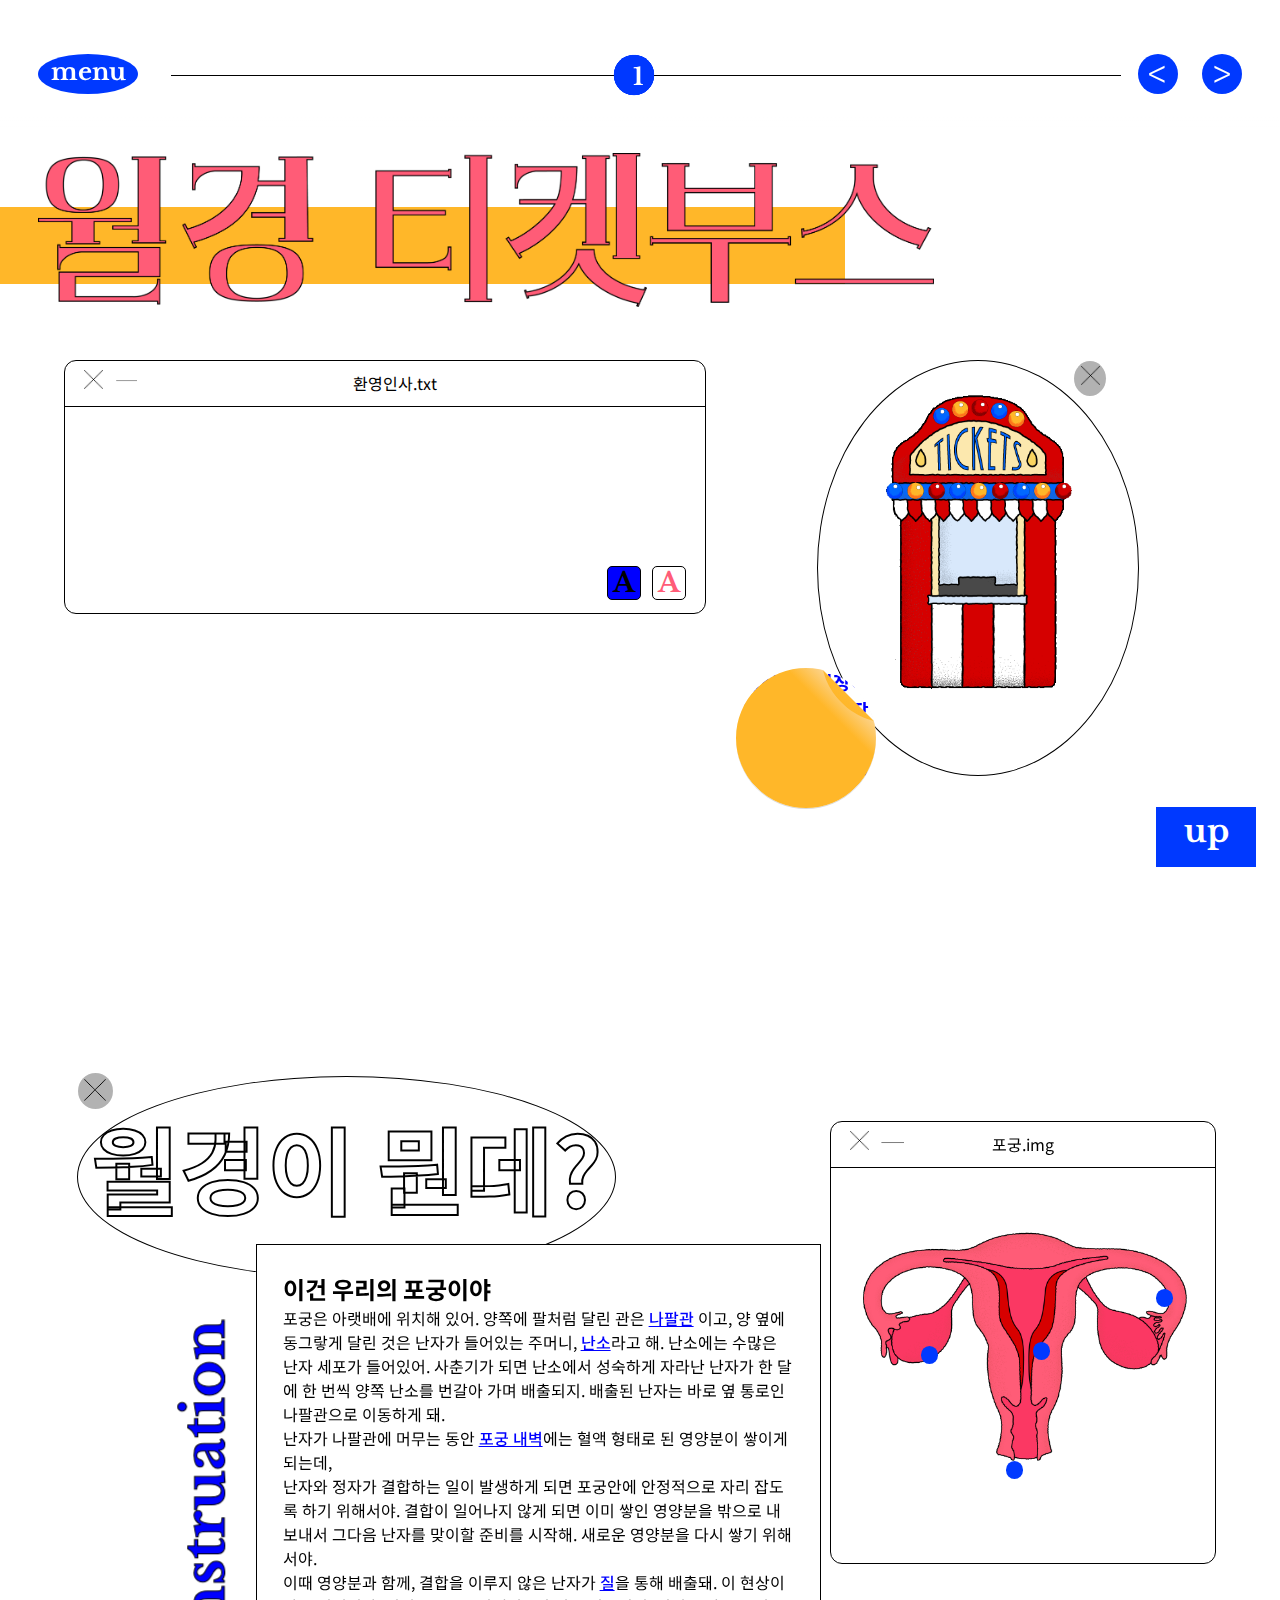
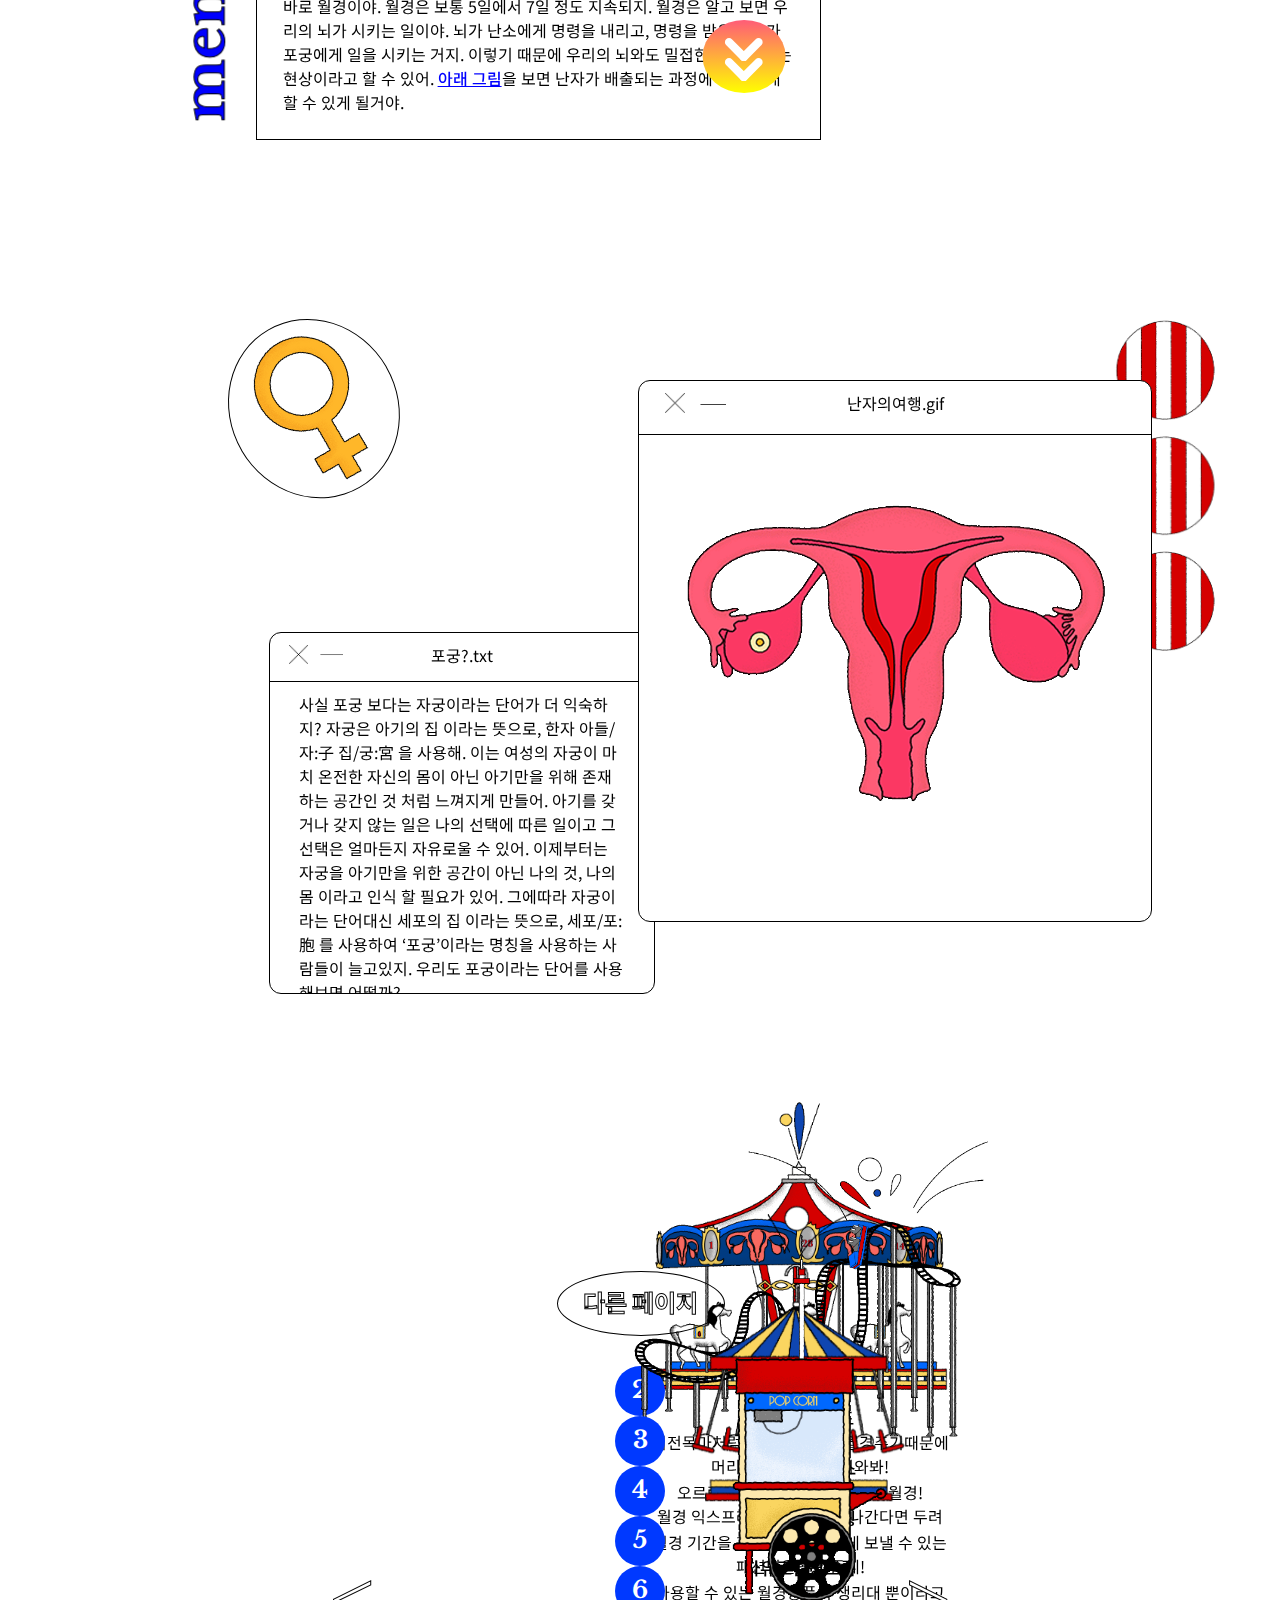
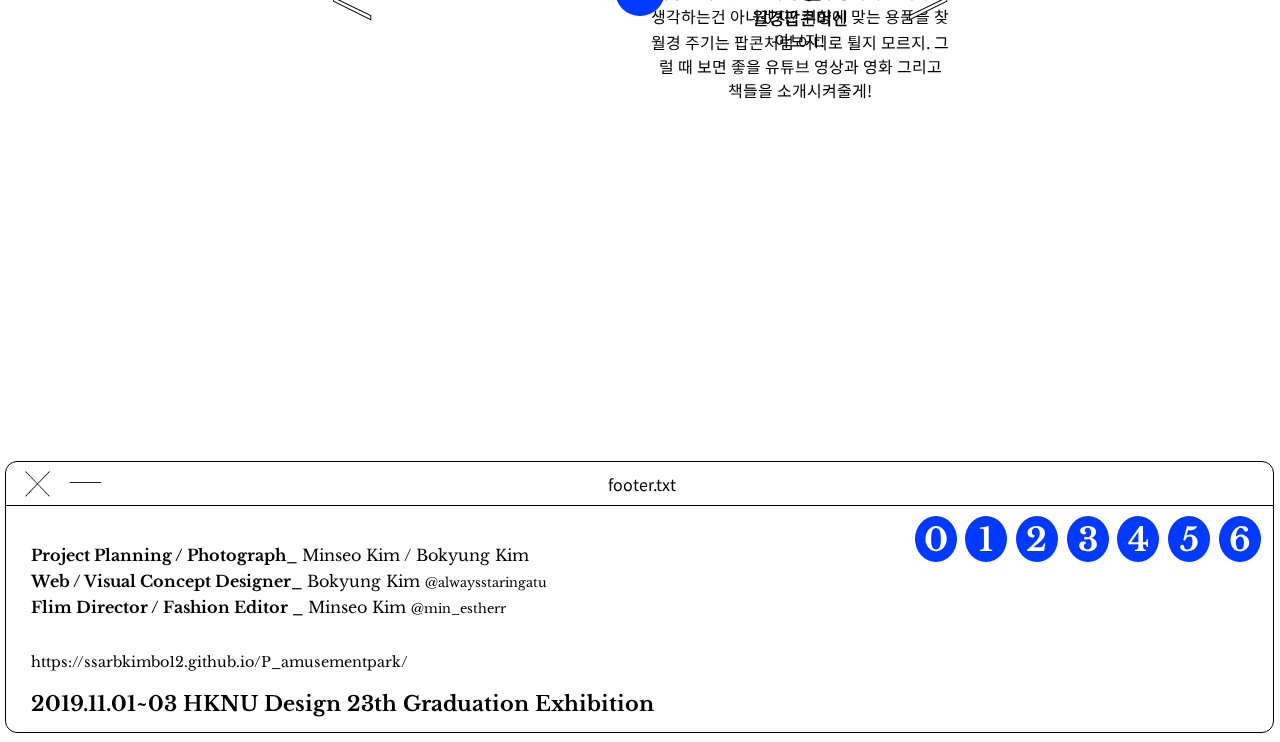
<file: 1.html>
<DOCTYPE html>
<html>
<head>
  <title>티켓부스</title>
</head>
<meta charset="utf-8">
<link href="https://fonts.googleapis.com/css?family=Libre+Baskerville:400,700|Noto+Sans+KR:400,500,700&display=swap" rel="stylesheet">
<script src="https://www.w3schools.com/lib/w3.js"></script>
<link rel="stylesheet" type="text/css" href="1.css">

<body>

<div id="wrapp">

<!--------------------------------container1------------------------------------> 

  <div id="container1">
<div id="window1">
  <div class="eng700 cursorclick" id="textcolor">A</div>
  <div class="eng700 cursorclick" id="textcolor2">A</div>
  <p class="kor400" id="filename1"> 환영인사.txt</p>
  <svg id="line1">
    <line x1="0" y1="25%" x2="100%" y2="25%" style="stroke:black;stroke-width:1" />
  </svg>
  <img class="cursorclick" id="x1" src="./1/x.png">
  <img class="cursorclick" id="mini1" src="./1/mini.png">
  <img class="cursorclick" id="big1" src="./1/big.png">
  <div id="intro"class="typewrite" data-period="2000" data-type='[ "초경맞이랜드에 온 걸 환영해! 월경 티켓부스는 월경이 발생하는 과정을 알 수 있는 곳이야."]'>
  </div>
</div>

<div id="ticketbooth">
<div class="cursorclick" id="x2">
  <img src="./1/x.png">
</div>
<img src="./map/1.gif">
</div>

<div id="title">
<div id="titleback"></div>
<img src="./1/title.png">
</div>

    <!--------------------------------------------------------->

<a id="sticker" class="anim750 cursorclick" href="#container2">
  
  <div class="reveal circle_wrapper">
    <div class="circle">
      <p class="kor700" id="stickertxt">입장하기입장하기입장하기입장하기입장하기입장하기입장하기</p>
    </div>
  </div>
            
  <div class="sticky anim750">
    <div class="front circle_wrapper anim750">
      <div class="circle anim750"></div>
    </div>
  </div>
            
  <div class="sticky anim750">
    <div class="back circle_wrapper anim750">
      <div class="circle anim750"></div>
    </div>
  </div>
            
</a>

<a href="#" class="cursorclick"> 
  <span class="upkey eng700 cursorclick"> 
    up 
  </span>
</a>

  </div> <!---container1닫힘-->

<!----------------------------container2-----------------------------------------> 
  <div id="container2">

<div id="back1box">
<img style="width:220%;position:absolute; top:-50%; left:0%;" src="./1/back.gif">
</div>

<div id="back2box">
<img id="back2" src="./1/back2.gif">
</div>

<div id="back3box">
<img style="width:250%;position:absolute; top:20%; right:0%;" src="./1/back3.gif">
</div>


<div id="title1box">
  <h1 class="kor700" id="title1"> 월경이 뭔데? </h1>
  <div class="cursorclick" id="x4">
   <img src="./1/x.png">
  </div>
</div>

<p id="menstruation"class="eng700">menstruation</p>

<div id="window2">

  <p class="kor400" id="filename2"> 포궁.img</p>

  <svg id="line2">
    <line x1="0" y1="25%" x2="100%" y2="25%" style="stroke:black;stroke-width:1" />
  </svg>

  <img class="cursorclick" id="x3" src="./1/x.png">
  <img class="cursorclick" id="mini2" src="./1/mini.png">
  <img class="cursorclick" id="big2" src="./1/big.png">
  <img id="womb" src="./1/womb.png">

  <div class="spotboxes" id="spot1box">
    <div class="spotlines" id="spot1line"></div>
    <div class="spotnames"id="spot1name">난소</div>
    <div class="spots"id="spot1"></div>
  </div>

  <div class="spotboxes"id="spot2box">
    <div class="spotlines" id="spot2line"></div>
    <div class="spotnames" id="spot2name">나팔관</div>
    <div class="spots"id="spot2"></div>
  </div>

  <div class="spotboxes"id="spot3box">
    <div class="spotlines" id="spot3line"></div>
    <div class="spotnames" id="spot3name">포궁내벽</div>
    <div class="spots"id="spot3"></div>
  </div> 

  <div class="spotboxes"id="spot4box">
    <div class="spotlines" id="spot4line"></div>
    <div class="spotnames" id="spot4name">질</div>
    <div class="spots"id="spot4"></div>
  </div>  

</div><!--window2닫힘--->

<div class="kor400" id="p1">
  <div class="kor700" id="p1_1" style="display:inline-block;">
    이건 우리의 포궁이야
  </div>

  <div class="kor400" id="p1_2" style="display:inline-block;">

포궁은 아랫배에 위치해 있어. 양쪽에 팔처럼 달린 관은 <span class="a kor500" id="a1">나팔관</span> 이고, 양 옆에 동그랗게 달린 것은 난자가 들어있는 주머니, <span class="a kor500" id="a2">난소</span>라고 해. 난소에는 수많은 난자 세포가 들어있어. 사춘기가 되면 난소에서 성숙하게 자라난 난자가 한 달에 한 번씩 양쪽 난소를 번갈아 가며 배출되지. 배출된 난자는 바로 옆 통로인 나팔관으로 이동하게 돼. <br>난자가 나팔관에 머무는 동안 <span class="a kor500" id="a3">포궁 내벽</span>에는 혈액 형태로 된 영양분이 쌓이게 되는데,<br> 난자와 정자가 결합하는 일이 발생하게 되면 포궁안에 안정적으로 자리 잡도록 하기 위해서야. 
결합이 일어나지 않게 되면 이미 쌓인 영양분을 밖으로 내보내서 그다음 난자를 맞이할 준비를 시작해. 새로운 영양분을 다시 쌓기 위해서야.<br> 이때 영양분과 함께, 결합을 이루지 않은 난자가 <span class="a kor500" id="a4">질</span>을 통해 배출돼. 이 현상이 바로 월경이야. 월경은 보통 5일에서 7일 정도 지속되지. 월경은 알고 보면 우리의 뇌가 시키는 일이야. 뇌가 난소에게 명령을 내리고, 명령을 받은 난소가 포궁에게 일을 시키는 거지. 이렇기 때문에 우리의 뇌와도 밀접한 관련이 있는 현상이라고 할 수 있어. <span class="a kor500 "id="a5"><a class="cursor" style="text-decoration: none; color: blue;" >아래 그림</a></span>을 보면 난자가 배출되는 과정에 대해 이해할 수 있게 될거야.

  </div>
</div>

<a href="#container3" id="centercon">
    <div class="round cursorclick">
        <div class="cursorclick"id="cta">
            <span class="arrow primera next "></span>
            <span class="arrow segunda next "></span>
        </div>
    </div>
</a>  

<div id="stickybox">
<div class="patterns"id="pattern1"><img src="./1/stripe.png"></div>
<div class="patterns"id="pattern2"><img src="./1/stripe.png"></div>
<div class="patterns"id="pattern3"><img src="./1/stripe.png"></div>
</div>

  </div> <!--container2닫힘--->

<!------------------------------container3-----------------------------------------> 
<div id="container3">

  <div style="
width:150px; 
height:80px; 
position: absolute; z-index: -9999; 
top:22%; 
left:20%;">
  <div class="blobs2">
    <div class="blob2"></div>
    <div class="blob2"></div>
    <div class="blob2"></div>
    <div class="blob2"></div>
    <div class="blob2"></div>
    <div class="blob2"></div>
    <div class="blob2"></div>
    <div class="blob2"></div>
    <div class="blob2"></div>
    <div class="blob2"></div>
    <div class="blob2"></div>
    <div class="blob2"></div>
  </div>
</div>

<div id="window4">
  <p class="kor400" id="filename3"> 포궁?.txt</p>
    <svg id="line4">
      <line x1="0" y1="25%" x2="100%" y2="25%" style="stroke:black;stroke-width:1" />
    </svg>
    <p class="kor400" id="p2">사실 포궁 보다는 자궁이라는 단어가 더 익숙하지? 자궁은 아기의 집 이라는 뜻으로, 한자 아들/자:子 집/궁:宮 을 사용해. 이는 여성의 자궁이 마치 온전한 자신의 몸이 아닌 아기만을 위해 존재하는 공간인 것 처럼 느껴지게 만들어. 아기를 갖거나 갖지 않는 일은 나의 선택에 따른 일이고 그 선택은 얼마든지 자유로울 수 있어. 이제부터는 자궁을 아기만을 위한 공간이 아닌 나의 것, 나의 몸 이라고 인식 할 필요가 있어. 그에따라 자궁이라는 단어대신 세포의 집 이라는 뜻으로, 세포/포:胞 를 사용하여 ‘포궁’이라는 명칭을 사용하는 사람들이 늘고있지. 우리도 포궁이라는 단어를 사용해보면 어떨까?</p>
    <img class="cursorclick" id="x6" src="./1/x.png">
    <img class="cursorclick" id="mini4" src="./1/mini.png">
    <img class="cursorclick" id="big4" src="./1/big.png">
</div> 

<div id="window3">
  <p class="kor400" id="filename4"> 난자의여행.gif</p>
    <svg id="line3">
      <line x1="0" y1="25%" x2="100%" y2="25%" style="stroke:black;stroke-width:1" />
    </svg>
    <img id="periodani" src="./1/period.gif">
    <img class="cursorclick" id="x5" src="./1/x.png">
    <img class="cursorclick" id="mini3" src="./1/mini.png">
    <img class="cursorclick" id="big3" src="./1/big.png">
  </div> 

  <div id="femalebox">
  <img src="./1/female.png" style="width:100px">
  </div>

</div> <!--container3닫힘--->

<!------------------------------slider-----------------------------------------> 

<div id="slider">
<div id="sliderbox">
  <a class="nature slidecontent" href="./2.html">
    <img class="slidecontentimg cursorclick"src="./map/2.gif" style="width:100%; left:0%; bottom:-4%;">
    <div class="eng700 slidenumber cursorclick">2</div>
    <p class="kor400 slidertext cursorclick"><span class="kor500" style="font-size: 1.1em;">월경-고-라운드</span><br>회전목마처럼 돌고 돌아오는 월경주기때문에 머리가 아프다면 들어와봐!</p>
  </a>
  <a class="nature slidecontent" href="./3.html">
    <img class="slidecontentimg cursorclick"src="./map/3.gif" style="width:130%; left:-10%; bottom:-4%;">
    <div class="eng700 slidenumber cursorclick">3</div>
    <p class="kor400 slidertext cursorclick"><span class="kor500" style="font-size: 1.1em;">월경익스프레스</span><br>오르락내리락 나를 힘들게 하는 월경!<br>월경 익스프레스를 타고 헤쳐나간다면 두려울 게 없지.</p>
  </a>

  <a class="nature slidecontent" href="./4.html">
    <img class="slidecontentimg cursorclick"src="./map/4.gif" style="width:71%; left:14%; bottom:0%;">
    <div class="eng700 slidenumber cursorclick">4</div>
    <p class="kor400 slidertext cursorclick"><span class="kor500" style="font-size: 1.1em;">패션후르츠스윙</span><br>월경 기간을 지혜롭고 편안하게 보낼 수 있는 패션팁을 알려줄게!</p>
  </a>
  <a class="nature slidecontent" href="./5.html">
    <img class="slidecontentimg cursorclick"src="./map/5.gif" style="width:13%; left:44%; bottom:-2%;">
    <div class="eng700 slidenumber cursorclick">5</div>
    <p class="kor400 slidertext cursorclick"><span class="kor500" style="font-size: 1.1em;">자유로월경드롭</span><br>사용할 수 있는 월경용품이 생리대 뿐이라고 생각하는건 아니겠지? 취향에 맞는 용품을 찾아보자!</p>    
  </a>

  <a class="nature slidecontent" href="./6.html">
    <img class="slidecontentimg cursorclick"src="./map/6.gif" style="width:100%; left:0%; bottom:0%;">
    <div class="eng700 slidenumber cursorclick">6</div>
    <p class="kor400 slidertext cursorclick"><span class="kor500" style="font-size: 1.1em;">월경팝콘머신</span><br>월경 주기는 팝콘처럼 어디로 튈지 모르지. 그럴 때 보면 좋을 유튜브 영상과 영화 그리고 책들을 소개시켜줄게!</p>    
  </a>
  <!--a class="nature slidecontent" href="./7.html">
    <img class="slidecontentimg cursorclick"src="./map/7.gif" style="width:90%; left:5%; bottom:0%;">
    <div class="eng700 slidenumber cursorclick">7</div>
    <p class="kor400 slidertext cursorclick">이러한 페이지야블라블라블라블라ㅇㄹㄴㄹㅇㄹㄴㅇㄹㄴㅇㅁㄹㄴㅇㅁㄹㄴㅇㄹㄴㄹ</p>    
  </a-->

<div class="cursorclick" id="leftbtn" style="-webkit-text-stroke:1px black; color:white; font-size: 5em;" onclick="myShow.previous()"> < </div>
  <div style="-webkit-text-stroke:1px black; color:white; font-size: 5em;" class="cursorclick" id="rightbtn" onclick="myShow.next()"> > </div>
</div>

<div class="kor700" id="slidertitle">다른 페이지</div>

</div><!--slider닫힘--->

<footer>

<div id="footerwindow">
  <svg id="footerline">
   <line x1="0" y1="25%" x2="100%" y2="25%" style="stroke:black;stroke-width:1" />
  </svg>

  <p class="eng700" id="footertext">
Project Planning / Photograph_ <span class="eng400">Minseo Kim / Bokyung Kim</span> <br>
Web / Visual Concept Designer_ <span class="eng400">Bokyung Kim <a class="eng400 cursorclick"href="https://www.instagram.com/alwaysstaringatu/" style="color: black; text-decoration: none;font-size: 0.8em;">@alwaysstaringatu<a></span><br>
Flim  Director / Fashion Editor _ <span class="eng400">Minseo Kim <a class="eng400 cursorclick" href="https://www.instagram.com/min_estherr/" style="color: black; text-decoration: none;font-size: 0.8em;">@min_estherr</a></span> <br>
  </p>

  <p class="eng400" id="footertext1">
 https://ssarbkimbo12.github.io/P_amusementpark/
  </p>

  <p class="eng700" id="footertext2">
   2019.11.01~03 HKNU Design 23th Graduation Exhibition
  </p>

  <img class="cursorclick" id="footerx" src="./1/x.png">
  <img class="cursorclick" id="footerbig" src="./1/big.png">
  <img class="cursorclick" id="footermini" src="./1/mini.png">
  <p class="kor400" id="footerfilename"> footer.txt</p>
  <a id="footernumber0"class="eng700 footernumbers cursorclick"href="./index.html">0</a>
  <a id="footernumber1"class="eng700 footernumbers cursorclick"href="./1.html">1</a>
  <a id="footernumber2"class="eng700 footernumbers cursorclick"href="./2.html">2</a>
  <a id="footernumber3"class="eng700 footernumbers cursorclick"href="./3.html">3</a>
  <a id="footernumber4"class="eng700 footernumbers cursorclick"href="./4.html">4</a>
  <a id="footernumber5"class="eng700 footernumbers cursorclick"href="./5.html">5</a>
  <a id="footernumber6"class="eng700 footernumbers cursorclick"href="./6.html">6</a>
</div>

</footer>

</div> <!--wrap닫힘--->


<!---------------------------------------------------------------------------------->

<div id="menubox">

    <div id="dropdowncontent">
        <a href="./index.html"><p class="kor500">0.입장하기</p></a>
      <a href="#"><p class="kor500">1.티켓부스</p></a>
      <a href="./2.html"><p class="kor500">2.월경-고-라운드</p></a>
      <a href="./3.html"><p class="kor500">3.월경익스프레스</p></a>
      <a href="./4.html"><p class="kor500">4.패션후르츠스윙</p></a>
      <a href="./5.html"><p class="kor500">5.자유로월경드롭</p></a>
      <a href="./6.html"><p class="kor500">6.월경팝콘머신</p></a>
      <!--a href="./7.html"><p class="kor500">7.관람차</p></a-->
    </div>

<div id="menucircle">
      <h1 class="eng700" id="menutxt">menu</h1>
</div>
</div>

<header>

<div id="up">

<div id="line"></div>

<div class="blobs">
    <div class="blob"></div>
    <div class="blob"></div>
    <div class="blob"></div>
    <div class="blob"></div>
</div>
<svg xmlns="http://www.w3.org/2000/svg" version="1.1">
  <defs>
    <filter id="goo">
      <feGaussianBlur in="SourceGraphic" stdDeviation="10" result="blur" />
      <feColorMatrix in="blur" mode="matrix" values="1 0 0 0 0  0 1 0 0 0  0 0 1 0 0  0 0 0 18 -7" result="goo" />
      <feBlend in="SourceGraphic" in2="goo" />
    </filter>
  </defs>
</svg>

<p class="eng700" id="blobtext1">1</p>
</div>

<div class="prevbtn" onclick="goBack()"> 
  <p class="eng700"> < </p> 
</div>

<div class="prevbtn" id="prevbtn2" onclick="goBack2()"> 
  <p class="eng700"> > </p> 
</div>

</header>

</body>

<script type="text/javascript">
  myShow = w3.slideshow(".nature", 0);
  
  textcolor2.onclick=function(){
    textcolor.style.background="white";
    textcolor2.style.background="blue";
    intro.style.color="#ff5c77";
  }
  textcolor.onclick=function(){
    textcolor2.style.background="white";
    textcolor.style.background="blue";
    intro.style.color="black";
  }
  menucircle.onmouseover=function(){
     dropdowncontent.style.visibility = "visible";
     dropdowncontent.style.height = "350px";
     dropdowncontent.style.transition="all 0.2s";
     menucircle.style.cursor="url(cursor.png),auto";
     menucircle.style.borderRadius="0%";
     menubox.style.height="460px";
   }
  menubox.onmouseout=function(){
    dropdowncontent.style.visibility = "hidden";
    dropdowncontent.style.height = "0px";
    dropdowncontent.style.transition="all 0.2s";
    menucircle.style.borderRadius="100%";
    menubox.style.transition="all 0.2s";
    menubox.style.height="50px";
}
  dropdowncontent.onmouseover=function(){
    dropdowncontent.style.visibility="visible";
    dropdowncontent.style.height="350px"
    menucircle.style.borderRadius="0%";
    menubox.style.height="460px";
  }
  function goBack() { window.history.back() }
  function goBack2() { window.history.forward() }


  var TxtType = function(el, toRotate, period) {
        this.toRotate = toRotate;
        this.el = el;
        this.loopNum = 0;
        this.period = parseInt(period, 10) || 2000;
        this.txt = '';
        this.tick();
        this.isDeleting = false;
    };
    TxtType.prototype.tick = function() {
        var i = this.loopNum % this.toRotate.length;
        var fullTxt = this.toRotate[i];
        if (this.isDeleting) {
        this.txt = fullTxt.substring(0, this.txt.length - 1);
        } else {
        this.txt = fullTxt.substring(0, this.txt.length + 1);
        }
        this.el.innerHTML = '<span class="wrap">'+this.txt+'</span>';
        var that = this;
        var delta = 150 - Math.random() * 100;
        if (this.isDeleting) { delta /= 2; }
        if (!this.isDeleting && this.txt === fullTxt) {
        delta = this.period;
        this.isDeleting = true;
        } else if (this.isDeleting && this.txt === '') {
        this.isDeleting = false;
        this.loopNum++;
        delta = 500;
        }
        setTimeout(function() {
        that.tick();
        }, delta);
    };
    window.onload = function() {
        var elements = document.getElementsByClassName('typewrite');
        for (var i=0; i<elements.length; i++) {
            var toRotate = elements[i].getAttribute('data-type');
            var period = elements[i].getAttribute('data-period');
            if (toRotate) {
              new TxtType(elements[i], JSON.parse(toRotate), period);
            }
        }
        var css = document.createElement("style");
        css.type = "text/css";
        css.innerHTML = ".typewrite > .wrap { border-right: 0.08em solid blue}";
        document.body.appendChild(css);
    };
    x1.onclick=function(){
      window1.style.visibility="hidden"
      line1.style.visibility="hidden"
      intro.style.visibility="hidden"
      mini1.style.visibility="hidden"
      big1.style.visibility="hidden"
      textcolor.style.visibility="hidden"
      textcolor2.style.visibility="hidden"
    }
    x2.onclick=function(){
      ticketbooth.style.visibility="hidden"
    }
    x4.onclick=function(){
      title1box.style.visibility="hidden"
    }
    x3.onclick=function(){
      window2.style.visibility="hidden"
      line2.style.visibility="hidden"
      mini2.style.visibility="hidden"
      big2.style.visibility="hidden"
      womb.style.visibility="hidden"
      spot1.style.visibility="hidden"
      spot2.style.visibility="hidden"
      spot3.style.visibility="hidden"
      spot4.style.visibility="hidden"
    }
    x5.onclick=function(){
      window3.style.visibility="hidden";
      line3.style.visibility="hidden";
      mini3.style.visibility="hidden";
      big3.style.visibility="hidden";
      periodani.style.visibility="hidden";
    }
    x6.onclick=function(){
      window4.style.visibility="hidden";
      line4.style.visibility="hidden";
      mini4.style.visibility="hidden";
      big4.style.visibility="hidden";
      p2.style.visibility="hidden";
    }
    mini1.onclick=function(){
      window1.style.height="5%"
      big1.style.visibility="visible"
      mini1.style.visibility="hidden"
      line1.style.visibility="hidden"
      intro.style.visibility="hidden"
      textcolor.style.visibility="hidden"
      textcolor2.style.visibility="hidden"
    }
    mini2.onclick=function(){
      window2.style.height="5%"
      big2.style.visibility="visible"
      mini2.style.visibility="hidden"
      line2.style.visibility="hidden"
      womb.style.visibility="hidden"
      spot1.style.visibility="hidden"
      spot2.style.visibility="hidden"
      spot3.style.visibility="hidden"
      spot4.style.visibility="hidden"
    }
    mini3.onclick=function(){
      window3.style.height="6%"
      big3.style.visibility="visible"
      mini3.style.visibility="hidden"
      line3.style.visibility="hidden"
      periodani.style.visibility="hidden"
    }
    mini4.onclick=function(){
      window4.style.height="6%"
      big4.style.visibility="visible"
      mini4.style.visibility="hidden"
      line4.style.visibility="hidden"
      p2.style.visibility="hidden"
    }
    big1.onclick=function(){
      big1.style.visibility="hidden"
      mini1.style.visibility="visible"
      window1.style.height="29%"
      line1.style.visibility="visible"
      intro.style.visibility="visible"
      textcolor.style.visibility="visible"
      textcolor2.style.visibility="visible"
    }
    big2.onclick=function(){
      big2.style.visibility="hidden"
      mini2.style.visibility="visible"
      window2.style.height="50%"
      line2.style.visibility="visible"
      womb.style.visibility="visible"
      spot1.style.visibility="visible"
      spot2.style.visibility="visible"
      spot3.style.visibility="visible"
      spot4.style.visibility="visible"
    }
    big3.onclick=function(){
      big3.style.visibility="hidden";
      mini3.style.visibility="visible";
      window3.style.height="62%";
      line3.style.visibility="visible";
      periodani.style.visibility="visible";
    }
    big4.onclick=function(){
      big4.style.visibility="hidden";
      mini4.style.visibility="visible";
      window4.style.height="40%";
      line4.style.visibility="visible";
      p2.style.visibility="visible";
    }

    footerx.onclick=function(){
      footerwindow.style.visibility="hidden";
      footerline.style.visibility="hidden";
      footermini.style.visibility="hidden";
      footerbig.style.visibility="hidden";
      footertext.style.visibility="hidden";
      footertext1.style.visibility="hidden";
      footertext2.style.visibility="hidden";
      footernumber0.style.visibility="hidden";
      footernumber1.style.visibility="hidden";
      footernumber2.style.visibility="hidden";
      footernumber3.style.visibility="hidden";
      footernumber4.style.visibility="hidden";
      footernumber5.style.visibility="hidden";
      footernumber6.style.visibility="hidden";
    }
    footermini.onclick=function(){
      footerwindow.style.height="13%"
      footerbig.style.visibility="visible";
      footermini.style.visibility="hidden";
      footerline.style.visibility="hidden";
      footertext.style.visibility="hidden";
      footertext1.style.visibility="hidden";
      footertext2.style.visibility="hidden";
      footernumber0.style.visibility="hidden";
      footernumber1.style.visibility="hidden";
      footernumber2.style.visibility="hidden";
      footernumber3.style.visibility="hidden";
      footernumber4.style.visibility="hidden";
      footernumber5.style.visibility="hidden";
      footernumber6.style.visibility="hidden";
    }

    footerbig.onclick=function(){
      footerbig.style.visibility="hidden";
      footermini.style.visibility="visible";
      footerwindow.style.height="30vh";
      footerline.style.visibility="visible";
      footertext.style.visibility="visible";
      footertext1.style.visibility="visible";
      footertext2.style.visibility="visible";
      footernumber0.style.visibility="visible";
      footernumber1.style.visibility="visible";
      footernumber2.style.visibility="visible";
      footernumber3.style.visibility="visible";
      footernumber4.style.visibility="visible";
      footernumber5.style.visibility="visible";
      footernumber6.style.visibility="visible";
    }

    spot1.onmouseover=function(){
      spot1.style.borderRadius="0%";
      spot1line.style.height="60%";
      spot1line.style.transition="all .3s";
      spot1name.style.height="30%";
      spot1name.style.transition="all .3s";
      spot1name.style.visibility="visible";
    }
    spot1.onmouseout=function(){
      spot1.style.borderRadius="100%"
      spot1line.style.height="0%"
      spot1line.style.transition="all .3s"
      spot1name.style.height="0%"
      spot1name.style.visibility="hidden"
    }
    spot2.onmouseover=function(){
      spot2.style.borderRadius="0%"
      spot2line.style.height="60%"
      spot2line.style.transition="all .3s"
      spot2name.style.height="30%"
      spot2name.style.transition="all .3s"
      spot2name.style.visibility="visible"
    }
    spot2.onmouseout=function(){
      spot2.style.borderRadius="100%"
      spot2line.style.height="0%"
      spot2line.style.transition="all .3s"
      spot2name.style.height="0%"
      spot2name.style.visibility="hidden"
    }
    spot3.onmouseover=function(){
      spot3.style.borderRadius="0%"
      spot3line.style.height="60%"
      spot3line.style.transition="all .3s"
      spot3name.style.height="30%"
      spot3name.style.transition="all .3s"
      spot3name.style.visibility="visible"
    }
    spot3.onmouseout=function(){
      spot3.style.borderRadius="100%"
      spot3line.style.height="0%"
      spot3line.style.transition="all .3s"
      spot3name.style.height="0%"
      spot3name.style.visibility="hidden"
    }
    spot4.onmouseover=function(){
      spot4.style.borderRadius="0%"
      spot4line.style.height="60%"
      spot4line.style.transition="all .3s"
      spot4name.style.height="30%"
      spot4name.style.transition="all .3s"
      spot4name.style.visibility="visible"
    }
    spot4.onmouseout=function(){
      spot4.style.borderRadius="100%"
      spot4line.style.height="0%"
      spot4line.style.transition="all .3s"
      spot4name.style.height="0%"
      spot4name.style.visibility="hidden"
    }
    
    a2.onmouseover=function(){
      spot1.style.borderRadius="0%"
      spot1line.style.height="60%"
      spot1line.style.transition="all .3s"
      spot1name.style.height="30%"
      spot1name.style.transition="all .3s"
      spot1name.style.visibility="visible"
    }
    a2.onmouseout=function(){
      spot1.style.borderRadius="100%"
      spot1line.style.height="0%"
      spot1line.style.transition="all .3s"
      spot1name.style.height="0%"
      spot1name.style.visibility="hidden"
    }
    a1.onmouseover=function(){
      spot2.style.borderRadius="0%"
      spot2line.style.height="60%"
      spot2line.style.transition="all .3s"
      spot2name.style.height="30%"
      spot2name.style.transition="all .3s"
      spot2name.style.visibility="visible"
    }
    a1.onmouseout=function(){
      spot2.style.borderRadius="100%"
      spot2line.style.height="0%"
      spot2line.style.transition="all .3s"
      spot2name.style.height="0%"
      spot2name.style.visibility="hidden"
    }
    a3.onmouseover=function(){
      spot3.style.borderRadius="0%"
      spot3line.style.height="60%"
      spot3line.style.transition="all .3s"
      spot3name.style.height="30%"
      spot3name.style.transition="all .3s"
      spot3name.style.visibility="visible"
    }
    a3.onmouseout=function(){
      spot3.style.borderRadius="100%"
      spot3line.style.height="0%"
      spot3line.style.transition="all .3s"
      spot3name.style.height="0%"
      spot3name.style.visibility="hidden"
    }
    a4.onmouseover=function(){
      spot4.style.borderRadius="0%"
      spot4line.style.height="60%"
      spot4line.style.transition="all .3s"
      spot4name.style.height="30%"
      spot4name.style.transition="all .3s"
      spot4name.style.visibility="visible"
    }
    a4.onmouseout=function(){
      spot4.style.borderRadius="100%"
      spot4line.style.height="0%"
      spot4line.style.transition="all .3s"
      spot4name.style.height="0%"
      spot4name.style.visibility="hidden"
    }
  
  $('.round').click(function(e) {
    e.preventDefault();
    e.stopPropagation();
    $('.arrow').toggleClass('bounceAlpha');
  });

</script>

</html>
</file>
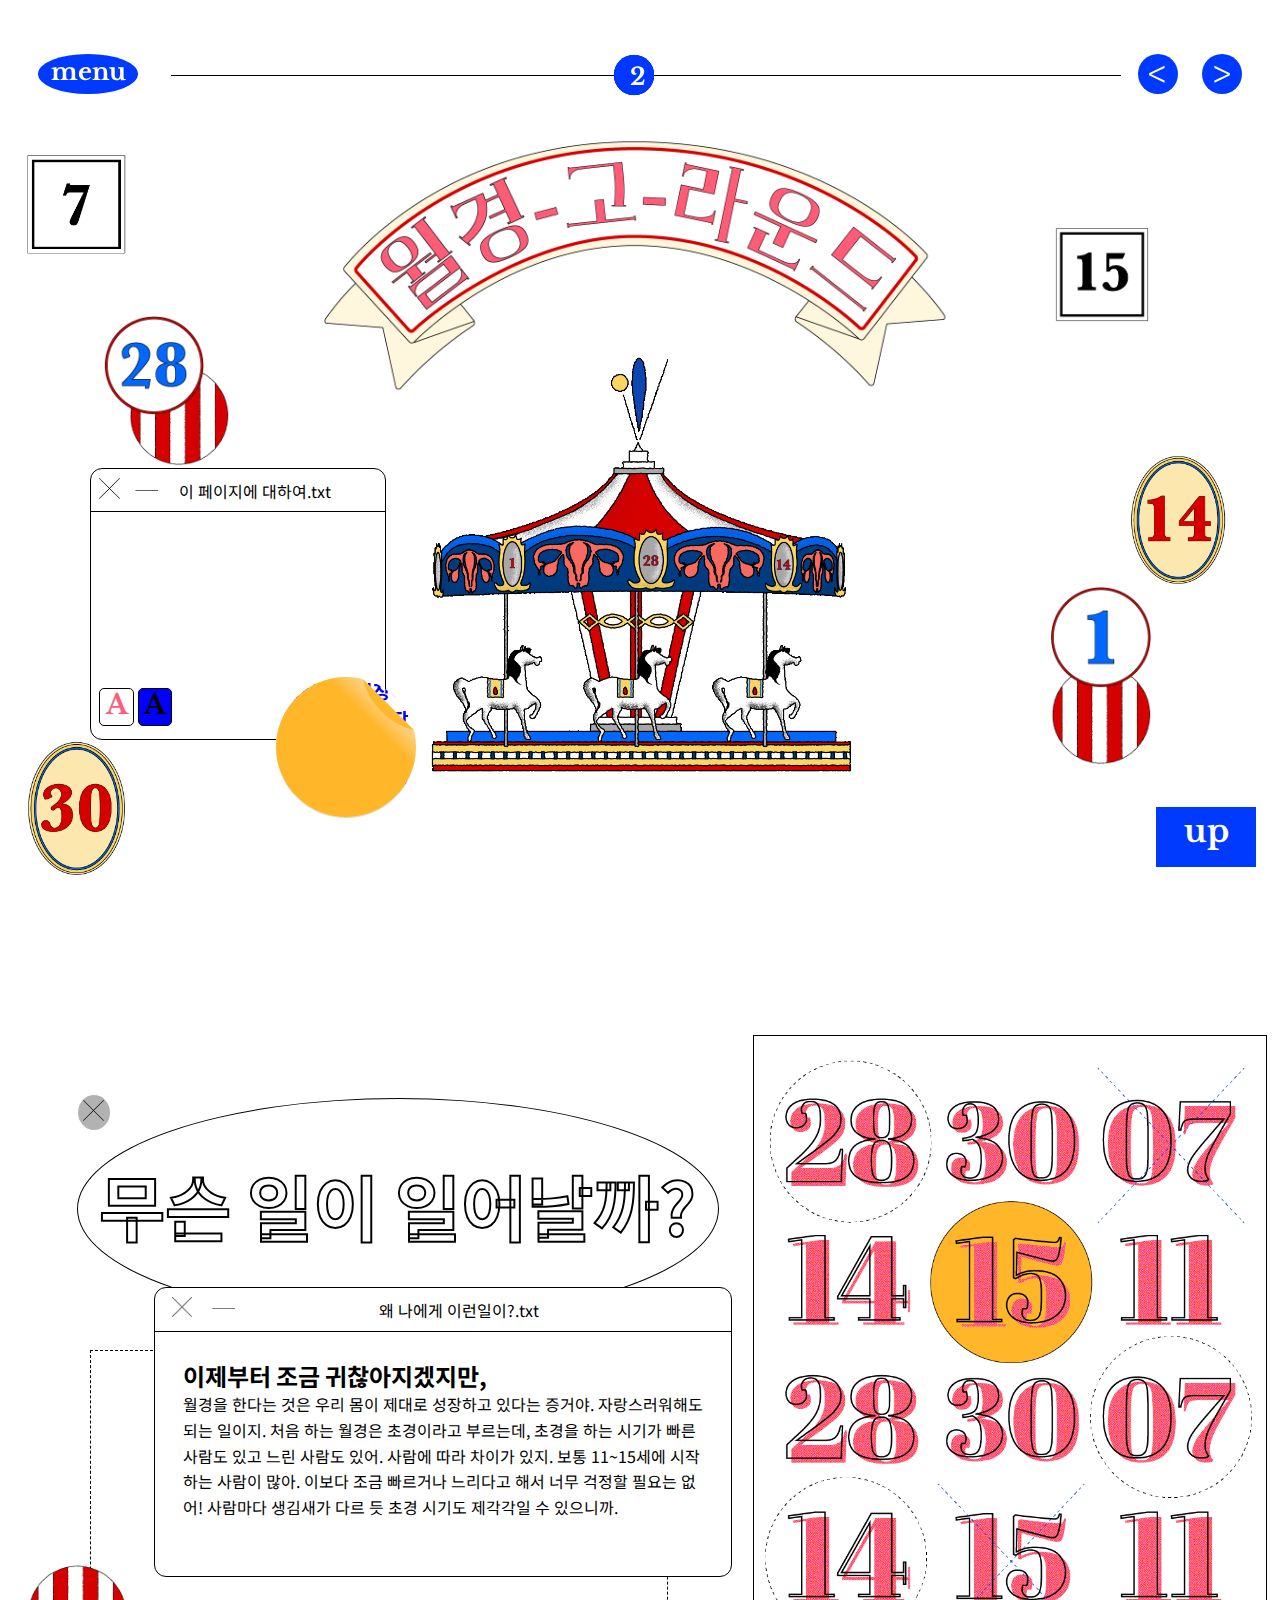
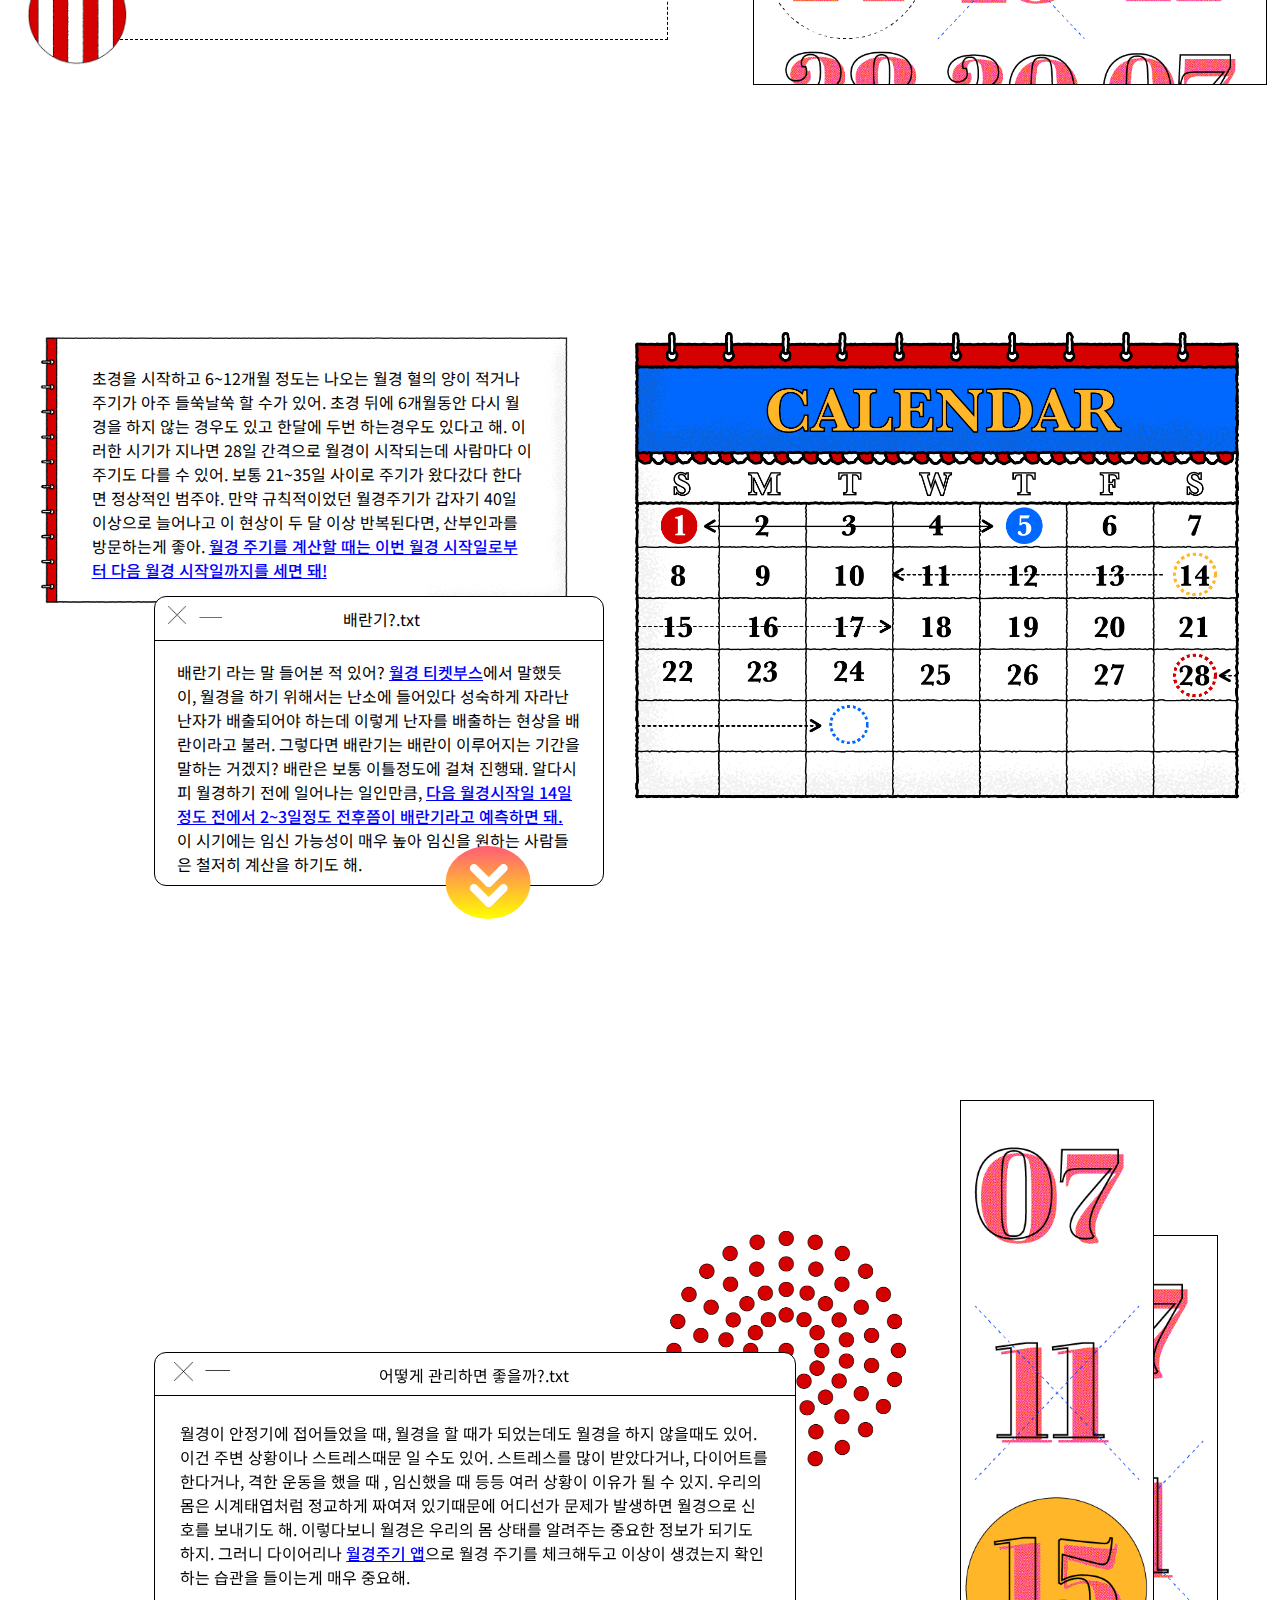
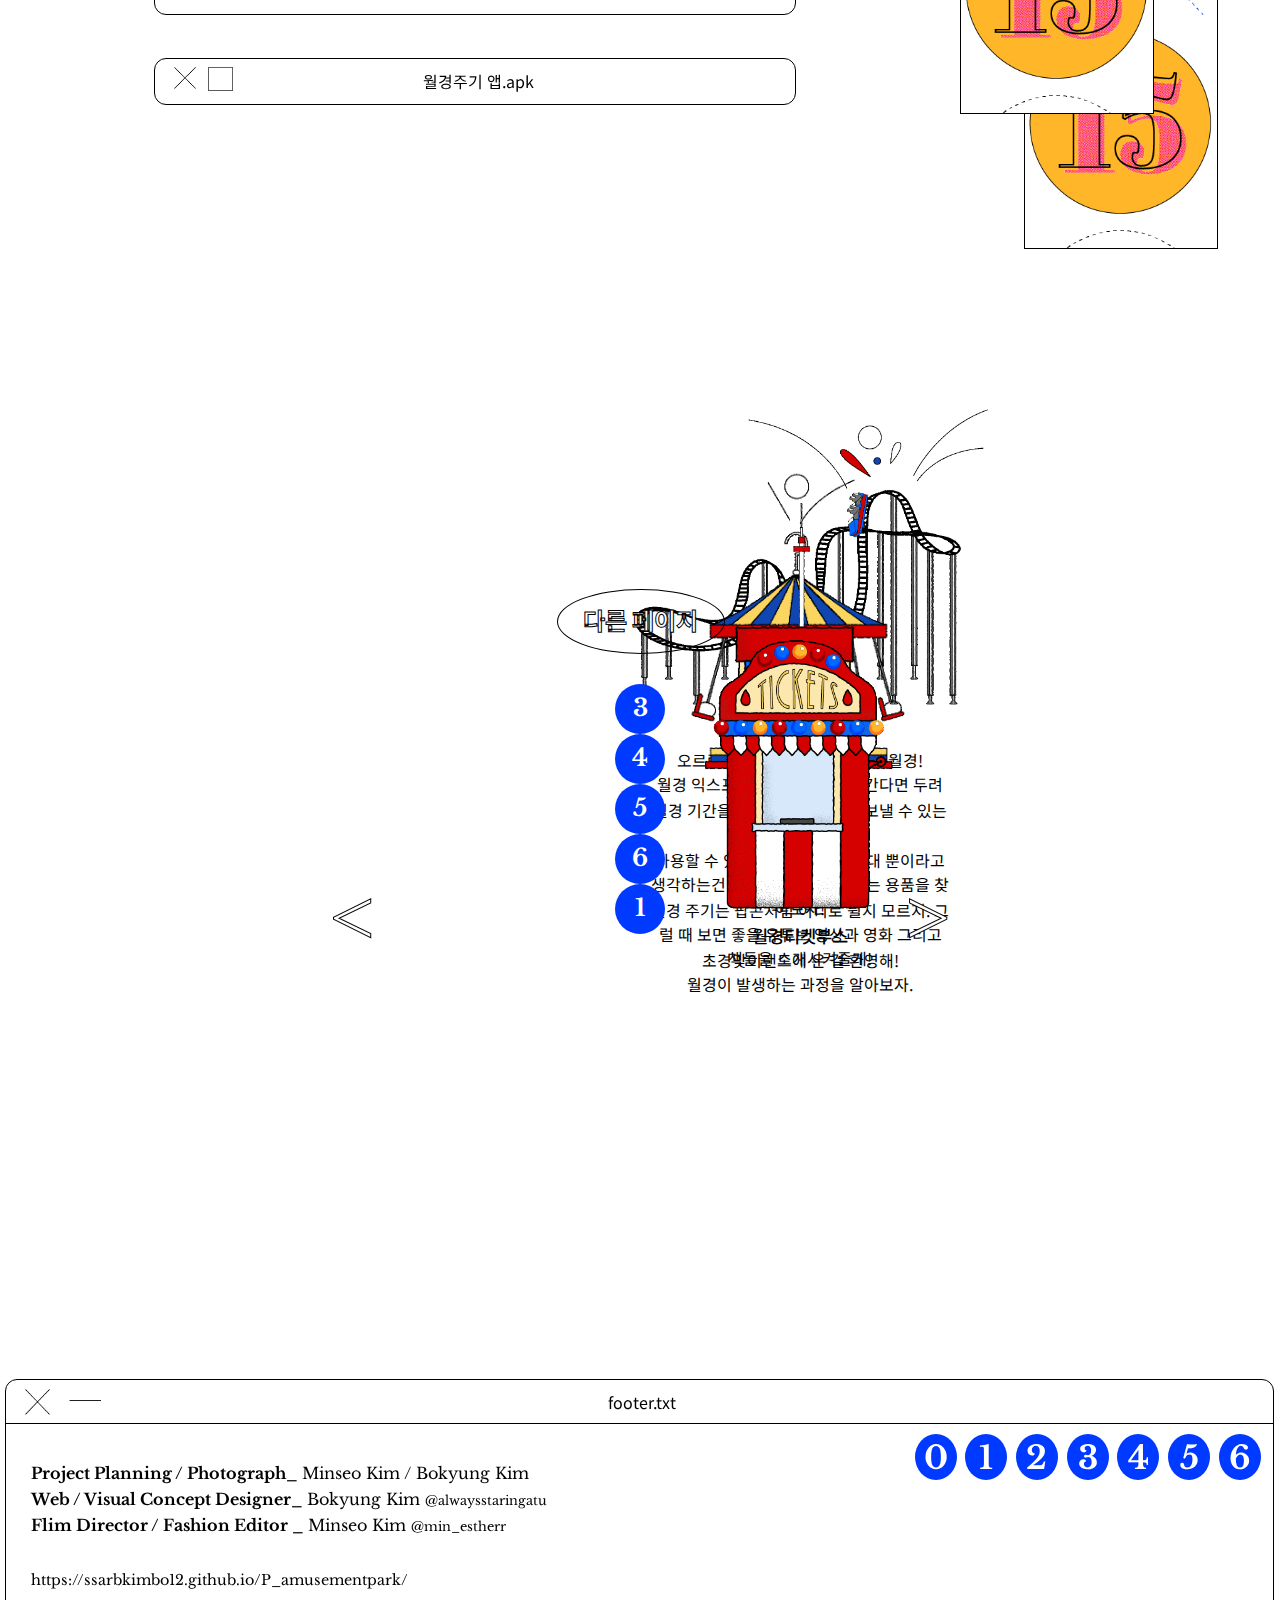
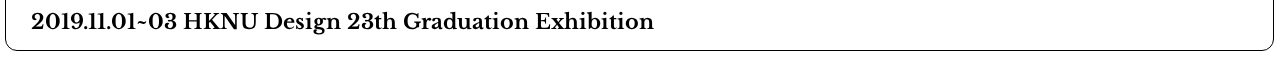
<file: 2.html>
<!DOCTYPE html>
<html>
<head>
  <title>월경-고-라운드</title>
</head>
<!----------------------------------기본세팅------------------------------------->
<meta charset="utf-8">
<link href="https://fonts.googleapis.com/css?family=Libre+Baskerville:400,700|Noto+Sans+KR:400,500,700&display=swap" rel="stylesheet">
<link href="https://fonts.googleapis.com/css?family=Abril+Fatface&display=swap" rel="stylesheet">
<script src="https://www.w3schools.com/lib/w3.js"></script>
<link rel="stylesheet" type="text/css" href="2.css"><!--페이지 새로만들 때 비활성화 할 것-->
<body>
<!----------------------------------wrap------------------------------------->

<div id="wrapp">
<!----------------------------------container1------------------------------>
<div id="container1">
  <img id="goround"src="./map/2.gif">
  <img id="title1" src="./2/title.png">
  <img id="stripe"src="./1/stripe.png">
  <img id="stripe2"src="./1/stripe.png">
  <img id="number1"src="./2/number1.png">
  <img id="number2"src="./2/number2.png">
  <img id="number3"src="./2/number3.png">
  <img id="number4"src="./2/number4.png">
  <img id="number5"src="./2/number5.png">
  <img id="number6"src="./2/number6.png">

<div id="window1">

  <div class="eng700 cursorclick" id="textcolor">A</div>
  <div class="eng700 cursorclick" id="textcolor2">A</div>

 <svg id="line1">
   <line x1="0" y1="25%" x2="100%" y2="25%" style="stroke:black;stroke-width:1" />
 </svg>
  <div id="intro"class="typewrite kor500" data-period="2000" data-type='[ "회전목마처럼 돌고 돌아오는 월경주기때문에 머리가 아프다고? 월경주기를 제대로 계산하는 방법과 함께 유용한 정보들을 알려줄게!"]'>
  </div>
  <img class="cursorclick" id="x1" src="./1/x.png">
  <img class="cursorclick" id="mini1" src="./1/mini.png">
  <img class="cursorclick" id="big1" src="./1/big.png">
  <p class="kor400" id="filename1"> 이 페이지에 대하여.txt</p>

</div>

<!----------------------------------sticker------------------------------------------->
<a id="sticker" class="anim750 cursorclick" href="#container2">
  
  <div class="reveal circle_wrapper">
    <div class="circle">
      <p class="kor700" id="stickertxt">입장하기입장하기입장하기입장하기입장하기입장하기입장하기</p>
    </div>
  </div>
            
  <div class="sticky anim750">
    <div class="front circle_wrapper anim750">
      <div class="circle anim750"></div>
    </div>
  </div>
            
  <div class="sticky anim750">
    <div class="back circle_wrapper anim750">
      <div class="circle anim750"></div>
    </div>
  </div>
            
</a>

</div><!--container1닫힘-->

<!----------------------------------container2------------------------------>
<div id="container2">

<div id="window3">
<img src="./2/backtext.png" id="backtextbox">
</div>

<div id="title2box">
  <h1 class="kor700" id="title2"> 무슨 일이 일어날까? </h1>
  <div class="cursorclick" id="x2">
   <img src="./1/x.png">
  </div>
</div>

<div id="dashedbox"></div>

<div id="window2">

 <svg id="line2">
   <line x1="0" y1="25%" x2="100%" y2="25%" style="stroke:black;stroke-width:1" />
 </svg>
  <p id="p1"class="kor400" style="display: inline-block;">
    <span class="kor700" id="p1_1">이제부터 조금 귀찮아지겠지만,</span><br>
  월경을 한다는 것은 우리 몸이 제대로 성장하고 있다는 증거야. 자랑스러워해도 되는 일이지. 처음 하는 월경은 초경이라고 부르는데, 초경을 하는 시기가 빠른 사람도 있고 느린 사람도 있어. 사람에 따라 차이가 있지. 보통 11~15세에 시작하는 사람이 많아. 이보다 조금 빠르거나 느리다고 해서 너무 걱정할 필요는 없어! 사람마다 생김새가 다르 듯 초경 시기도 제각각일 수 있으니까.</p>
  <img class="cursorclick" id="x3" src="./1/x.png">
  <img class="cursorclick" id="mini2" src="./1/mini.png">
  <img class="cursorclick" id="big2" src="./1/big.png">
  <p class="kor400" id="filename2"> 왜 나에게 이런일이?.txt</p>

</div>

<img id="stripe3"src="./1/stripe.png">

</div><!--container2닫힘-->

<!----------------------------------container3------------------------------>
<div id="container3">
  <div id="p2">
    <img src="./2/p2box.png">
    <p class="kor400" style="display: inline-block;">초경을 시작하고 6~12개월 정도는 나오는 월경 혈의 양이 적거나 주기가 아주 들쑥날쑥 할 수가 있어. 초경 뒤에 6개월동안 다시 월경을 하지 않는 경우도 있고 한달에 두번 하는경우도 있다고 해. 이러한 시기가 지나면 28일 간격으로 월경이 시작되는데 사람마다 이 주기도 다를 수 있어. 보통 21~35일 사이로 주기가 왔다갔다 한다면 정상적인 범주야. 만약 규칙적이었던 월경주기가 갑자기 40일 이상으로 늘어나고 이 현상이 두 달 이상 반복된다면, 산부인과를 방문하는게 좋아. <span id="p2_1"class="kor500"style="color:blue;text-decoration: underline;"> 월경 주기를 계산할 때는 이번 월경 시작일로부터 다음 월경 시작일까지를 세면 돼!</span></p>
  </div>
  <div id="calendar">
    <img id="calendardown"src="./2/calendar.png">
    <img id="calendarup"src="./2/calendarup.png">
    <img id="calendarup2"src="./2/calendarup2.png">
  </div>

<div id="window4">
  <svg id="line3">
   <line x1="0" y1="25%" x2="100%" y2="25%" style="stroke:black;stroke-width:1" />
 </svg>
  <img class="cursorclick" id="x4" src="./1/x.png">
  <img class="cursorclick" id="mini3" src="./1/mini.png">
  <img class="cursorclick" id="big3" src="./1/big.png">
  <p class="kor400" id="filename3"> 배란기?.txt</p>
  <p class="kor400" style="display: inline-block;" id="p3">배란기 라는 말 들어본 적 있어? <span><a href="./1.html" class="kor500 cursorclick" style="color: blue; text-decoration: underline;">월경 티켓부스</a></span>에서 말했듯이, 월경을 하기 위해서는 난소에 들어있다 성숙하게 자라난 난자가 배출되어야 하는데 이렇게 난자를 배출하는 현상을 배란이라고 불러. 그렇다면 배란기는 배란이 이루어지는 기간을 말하는 거겠지? 배란은 보통 이틀정도에 걸쳐 진행돼. 알다시피 월경하기 전에 일어나는 일인만큼, <span id="p3_2"class="kor500" style="color: blue; text-decoration: underline;">다음 월경시작일 14일 정도 전에서 2~3일정도 전후쯤이 배란기라고 예측하면 돼.</span> 이 시기에는 임신 가능성이 매우 높아 임신을 원하는 사람들은 철저히 계산을 하기도 해.</p>

</div>

<a href="#container4" id="centercon">
    <div class="round cursorclick">
        <div class="cursorclick"id="cta">
            <span class="arrow primera next "></span>
            <span class="arrow segunda next "></span>
        </div>
    </div>
</a>  

</div><!--container3닫힘-->


<!----------------------------------container4------------------------------>
<div id="container4">

<div id="window8">
<img src="./2/sticky1.png" class="sticky1">
<img src="./2/sticky2.png" class="sticky2">
<img src="./2/sticky3.png" class="sticky3">
<img src="./2/sticky4.png" class="sticky4">
</div>

<div id="window7">
<img src="./2/sticky1.png" class="sticky1">
<img src="./2/sticky2.png" class="sticky2">
<img src="./2/sticky3.png" class="sticky3">
<img src="./2/sticky4.png" class="sticky4">
</div>

<img id="rotatecircle" src="./2/rotatecircle.png">

<div id="window5">
  <svg id="line4">
   <line x1="0" y1="25%" x2="100%" y2="25%" style="stroke:black;stroke-width:1" />
 </svg>
  <img class="cursorclick" id="x5" src="./1/x.png">
  <img class="cursorclick" id="mini4" src="./1/mini.png">
  <img class="cursorclick" id="big4" src="./1/big.png">

  <p class="kor400" id="filename4"> 어떻게 관리하면 좋을까?.txt</p>

  <p class="kor400" id="p4">월경이 안정기에 접어들었을 때, 월경을 할 때가 되었는데도 월경을 하지 않을때도 있어. 이건 주변 상황이나 스트레스때문 일 수도 있어. 스트레스를 많이 받았다거나, 다이어트를 한다거나, 격한 운동을 했을 때 , 임신했을 때 등등 여러 상황이 이유가 될 수 있지. 우리의 몸은 시계태엽처럼 정교하게 짜여져 있기때문에 어디선가 문제가 발생하면 월경으로 신호를 보내기도 해. 이렇다보니 월경은 우리의 몸 상태를 알려주는 중요한 정보가 되기도 하지. 그러니 다이어리나 <span id="p4_1" href=""class="kor500 cursorclick" style="color: blue; text-decoration: underline;">월경주기 앱</span>으로 월경 주기를 체크해두고 이상이 생겼는지 확인하는 습관을 들이는게 매우 중요해.</p>

</div>

<div id="window6">

  <svg id="line5">
   <line x1="0" y1="25%" x2="100%" y2="25%" style="stroke:black;stroke-width:1" />
  </svg>

  <img class="cursorclick" id="x6" src="./1/x.png">
  <img class="cursorclick" id="big5" src="./1/big.png">
  <img class="cursorclick" id="mini5" src="./1/mini.png">
  <p class="kor400" id="filename5"> 월경주기 앱.apk</p>


  <div id="appbox">

  <a id="clue" class="cursorclick" href="https://play.google.com/store/apps/details?id=com.clue.android&hl=ko" target="new"> <img src="./2/clue.PNG"><p class="eng400">Clue</p></a>

  <a id="monthlything" class="cursorclick" href="https://play.google.com/store/apps/details?id=com.monthlything.aos&hl=ko"target="new">
<img src="./2/monthlything.PNG"><p class="eng400">Monthly Thing</p></a>

  <a id="ptracker" class="cursorclick" href="https://play.google.com/store/apps/details?id=com.period.tracker.lite&hl=ko"target="new">
<img src="./2/ptracker.PNG"><p class="eng400">P Tracker</p></a>

  <a id="cycles" class="cursorclick" href="https://play.google.com/store/apps/details?id=org.medhelp.mc&hl=ko"target="new">
<img src="./2/cycles.PNG"><p class="eng400">Cycles</p></a>  

  <a id="clover" class="cursorclick" href="https://play.google.com/store/apps/details?id=com.wachanga.womancalendar&hl=ko"target="new">
<img src="./2/clover.PNG"><p class="eng400">Clover</p></a>  

  </div>

</div>

</div><!--container4닫힘-->

<!----------------------------------slider------------------------------------->

<div id="slider">
<div id="sliderbox">


  <a class="nature slidecontent" href="./3.html">
    <img class="slidecontentimg cursorclick"src="./map/3.gif" style="width:130%; left:-10%; bottom:-4%;">
    <div class="eng700 slidenumber cursorclick">3</div>
    <p class="kor400 slidertext cursorclick"><span class="kor500" style="font-size: 1.1em;">월경익스프레스</span><br>오르락내리락 나를 힘들게 하는 월경!<br>월경 익스프레스를 타고 헤쳐나간다면 두려울 게 없지.</p>
  </a>

  <a class="nature slidecontent" href="./4.html">
    <img class="slidecontentimg cursorclick"src="./map/4.gif" style="width:71%; left:14%; bottom:0%;">
    <div class="eng700 slidenumber cursorclick">4</div>
    <p class="kor400 slidertext cursorclick""><span class="kor500" style="font-size: 1.1em;">패션후르츠스윙</span><br>월경 기간을 지혜롭고 편안하게 보낼 수 있는 패션팁을 알려줄게!</p>
  </a>

  <a class="nature slidecontent" href="./5.html">
    <img class="slidecontentimg cursorclick"src="./map/5.gif" style="width:13%; left:44%; bottom:-2%;">
    <div class="eng700 slidenumber cursorclick">5</div>
    <p class="kor400 slidertext cursorclick"><span class="kor500" style="font-size: 1.1em;">자유로월경드롭</span><br>사용할 수 있는 월경용품이 생리대 뿐이라고 생각하는건 아니겠지? 취향에 맞는 용품을 찾아보자!</p>    
  </a>

  <a class="nature slidecontent" href="./6.html">
    <img class="slidecontentimg cursorclick"src="./map/6.gif" style="width:100%; left:0%; bottom:0%;">
    <div class="eng700 slidenumber cursorclick">6</div>
    <p class="kor400 slidertext cursorclick"><span class="kor500" style="font-size: 1.1em;">월경팝콘머신</span><br>월경 주기는 팝콘처럼 어디로 튈지 모르지. 그럴 때 보면 좋을 유튜브 영상과 영화 그리고 책들을 소개시켜줄게!</p>    
  </a>

  <a class="nature slidecontent" href="./1.html">
    <img class="slidecontentimg cursorclick"src="./map/1.gif" style="width:55%; left:22%; bottom:-4%;">
    <div class="eng700 slidenumber cursorclick">1</div>
    <p class="kor400 slidertext cursorclick""><span class="kor500" style="font-size: 1.1em;">월경티켓부스</span><br>초경맞이랜드에 온 걸 환영해!<br>월경이 발생하는 과정을 알아보자.</p>
  </a>

  <!--a class="nature slidecontent" href="./7.html">
    <img class="slidecontentimg cursorclick"src="./map/7.gif" style="width:90%; left:5%; bottom:0%;">
    <div class="eng700 slidenumber cursorclick">7</div>
    <p class="kor400 slidertext cursorclick"">이러한 페이지야블라블라블라블라ㅇㄹㄴㄹㅇㄹㄴㅇㄹㄴㅇㅁㄹㄴㅇㅁㄹㄴㅇㄹㄴㄹ</p>    
  </a-->

<div class="cursorclick" id="leftbtn" style="-webkit-text-stroke:1px black; color:white; font-size: 5em;" onclick="myShow.previous()"> < </div>
<div style="-webkit-text-stroke:1px black; color:white; font-size: 5em;" class="cursorclick" id="rightbtn" onclick="myShow.next()"> > </div>
</div>

<div class="kor700" id="slidertitle">다른 페이지</div>


</div><!--slider닫힘--->

<!----------------------------------footer------------------------------------->
  <footer>
<div id="footerwindow">
  <svg id="footerline">
   <line x1="0" y1="25%" x2="100%" y2="25%" style="stroke:black;stroke-width:1" />
  </svg>

   <p class="eng700" id="footertext">
Project Planning / Photograph_ <span class="eng400">Minseo Kim / Bokyung Kim</span> <br>
Web / Visual Concept Designer_ <span class="eng400">Bokyung Kim <a class="eng400 cursorclick"href="https://www.instagram.com/alwaysstaringatu/" style="color: black; text-decoration: none;font-size: 0.8em;">@alwaysstaringatu<a></span><br>
Flim  Director / Fashion Editor _ <span class="eng400">Minseo Kim <a class="eng400 cursorclick" href="https://www.instagram.com/min_estherr/" style="color: black; text-decoration: none;font-size: 0.8em;">@min_estherr</a></span> <br>
  </p>

  <p class="eng400" id="footertext1">
 https://ssarbkimbo12.github.io/P_amusementpark/
  </p>

  <p class="eng700" id="footertext2">
   2019.11.01~03 HKNU Design 23th Graduation Exhibition
  </p>
  <img class="cursorclick" id="footerx" src="./1/x.png">
  <img class="cursorclick" id="footerbig" src="./1/big.png">
  <img class="cursorclick" id="footermini" src="./1/mini.png">
  <p class="kor400" id="footerfilename"> footer.txt</p>
  <a id="footernumber0"class="eng700 footernumbers cursorclick"href="./index.html">0</a>
  <a id="footernumber1"class="eng700 footernumbers cursorclick"href="./1.html">1</a>
  <a id="footernumber2"class="eng700 footernumbers cursorclick"href="./2.html">2</a>
  <a id="footernumber3"class="eng700 footernumbers cursorclick"href="./3.html">3</a>
  <a id="footernumber4"class="eng700 footernumbers cursorclick"href="./4.html">4</a>
  <a id="footernumber5"class="eng700 footernumbers cursorclick"href="./5.html">5</a>
  <a id="footernumber6"class="eng700 footernumbers cursorclick"href="./6.html">6</a>
</div>
  </footer>

<!----------------------------------upkeys------------------------------------->

<a href="#" class="cursorclick"> 
  <span class="upkey eng700 cursorclick"> 
    up 
  </span>
</a>

</div><!--wrapp닫힘-->

<!----------------------------------menu------------------------------------->
<div id="menubox">

    <div id="dropdowncontent">
        <a href="./index.html"><p class="kor500">0.입장하기</p></a>
      <a href="./1.html"><p class="kor500">1.티켓부스</p></a>
      <a href="./2.html"><p class="kor500">2.월경-고-라운드</p></a>
      <a href="./3.html"><p class="kor500">3.월경익스프레스</p></a>
      <a href="./4.html"><p class="kor500">4.패션후르츠스윙</p></a>
      <a href="./5.html"><p class="kor500">5.자유로월경드롭</p></a>
      <a href="./6.html"><p class="kor500">6.월경팝콘머신</p></a>
      <!--a href="./7.html"><p class="kor500">7.관람차</p></a-->
    </div>

<div id="menucircle">
      <h1 class="eng700" id="menutxt">menu</h1>
</div>
</div>

<!----------------------------------header------------------------------------->

<header>

<div id="up">

<div id="line"></div>

<div class="blobs">
    <div class="blob"></div>
    <div class="blob"></div>
    <div class="blob"></div>
    <div class="blob"></div>
</div><!--blobs닫힘-->

<svg xmlns="http://www.w3.org/2000/svg" version="1.1">
  <defs>
    <filter id="goo">
      <feGaussianBlur in="SourceGraphic" stdDeviation="10" result="blur" />
      <feColorMatrix in="blur" mode="matrix" values="1 0 0 0 0  0 1 0 0 0  0 0 1 0 0  0 0 0 18 -7" result="goo" />
      <feBlend in="SourceGraphic" in2="goo" />
    </filter>
  </defs>
</svg>

<p class="eng700" id="blobtext1">2</p> <!--페이지 숫자바꾸기-->

</div><!--up닫힘-->

<div class="prevbtn" onclick="goBack()"> 
  <p class="eng700"> < </p> 
</div>

<div class="prevbtn" id="prevbtn2" onclick="goBack2()"> 
  <p class="eng700"> > </p> 
</div>

</header>

</body>

<script type="text/javascript">

/*----------------------------------slider-------------------------------------*/

  myShow = w3.slideshow(".nature", 0);

/*----------------------------------menu-------------------------------------*/

  menucircle.onmouseover=function(){
     dropdowncontent.style.visibility = "visible";
     dropdowncontent.style.height = "350px";
     dropdowncontent.style.transition="all 0.2s";
     menucircle.style.cursor="url(cursor.png),auto";
     menucircle.style.borderRadius="0%";
     menubox.style.height="460px";
   }

  menubox.onmouseout=function(){
    dropdowncontent.style.visibility = "hidden";
    dropdowncontent.style.height = "0px";
    dropdowncontent.style.transition="all 0.2s";
    menucircle.style.borderRadius="100%";
    menubox.style.transition="all 0.2s";
    menubox.style.height="50px";
}

  dropdowncontent.onmouseover=function(){
    dropdowncontent.style.visibility="visible";
    dropdowncontent.style.height="350px"
    menucircle.style.borderRadius="0%";
    menubox.style.height="460px";
  }

  /*-------------------------------perv,nexkey---------------------------------*/

    function goBack() { window.history.back() }
    function goBack2() { window.history.forward() }

dragElement(document.getElementById("number1"));

function dragElement(elmnt) {
  var pos1 = 0, pos2 = 0, pos3 = 0, pos4 = 0;
  if (document.getElementById(elmnt.id + "container1")) {
    document.getElementById(elmnt.id + "container1").onmousedown = dragMouseDown;
  } else {
    elmnt.onmousedown = dragMouseDown;
  }
  function dragMouseDown(e) {
    e = e || window.event;
    e.preventDefault();
    pos3 = e.clientX;
    pos4 = e.clientY;
    document.onmouseup = closeDragElement;
    document.onmousemove = elementDrag;
  }
  function elementDrag(e) {
    e = e || window.event;
    e.preventDefault();
    pos1 = pos3 - e.clientX;
    pos2 = pos4 - e.clientY;
    pos3 = e.clientX;
    pos4 = e.clientY;
    elmnt.style.top = (elmnt.offsetTop - pos2) + "px";
    elmnt.style.left = (elmnt.offsetLeft - pos1) + "px";
  }
  function closeDragElement() {
    document.onmouseup = null;
    document.onmousemove = null;
  }
}

x1.onclick=function(){
      window1.style.visibility="hidden";
      line1.style.visibility="hidden";
      mini1.style.visibility="hidden";
      big1.style.visibility="hidden";
      intro.style.visibility="hidden";
      textcolor.style.visibility="hidden";
      textcolor2.style.visibility="hidden";
  }

x3.onclick=function(){
      window2.style.visibility="hidden";
      line2.style.visibility="hidden";
      mini2.style.visibility="hidden";
      big2.style.visibility="hidden";
      p1.style.visibility="hidden";
  }

x4.onclick=function(){
      window4.style.visibility="hidden";
      line3.style.visibility="hidden";
      mini3.style.visibility="hidden";
      big3.style.visibility="hidden";
      p3.style.visibility="hidden";
  }

x5.onclick=function(){
      window5.style.visibility="hidden";
      line4.style.visibility="hidden";
      mini4.style.visibility="hidden";
      big4.style.visibility="hidden";
      p4.style.visibility="hidden";
  }

x6.onclick=function(){
      window6.style.visibility="hidden";
      line5.style.visibility="hidden";
      mini5.style.visibility="hidden";
      big5.style.visibility="hidden";
      appbox.style.visibility="hidden"
      clue.style.visibility="hidden";
      monthlything.style.visibility="hidden";
      ptracker.style.visibility="hidden";
      cycles.style.visibility="hidden";
      clover.style.visibility="hidden";
      x6.style.visibility="hidden";
  }


mini1.onclick=function(){
      window1.style.height="5%"
      big1.style.visibility="visible";
      mini1.style.visibility="hidden";
      line1.style.visibility="hidden";
      intro.style.visibility="hidden";
      textcolor.style.visibility="hidden";
      textcolor2.style.visibility="hidden";
  }

big1.onclick=function(){
      big1.style.visibility="hidden";
      mini1.style.visibility="visible";
      window1.style.height="35%";
      line1.style.visibility="visible";
      intro.style.visibility="visible";
      textcolor.style.visibility="visible";
      textcolor2.style.visibility="visible";
  }

mini2.onclick=function(){
      window2.style.height="5%"
      big2.style.visibility="visible";
      mini2.style.visibility="hidden";
      line2.style.visibility="hidden";
      p1.style.visibility="hidden";
  }

big2.onclick=function(){
      big2.style.visibility="hidden";
      mini2.style.visibility="visible";
      window2.style.height="35%";
      line2.style.visibility="visible";
      p1.style.visibility="visible";
  }

mini3.onclick=function(){
      window4.style.height="5%"
      big3.style.visibility="visible";
      mini3.style.visibility="hidden";
      line3.style.visibility="hidden";
      p3.style.visibility="hidden";
  }

big3.onclick=function(){
      big3.style.visibility="hidden";
      mini3.style.visibility="visible";
      window4.style.height="32%";
      line3.style.visibility="visible";
      p3.style.visibility="visible";
  }

mini4.onclick=function(){
      window5.style.height="5%"
      big4.style.visibility="visible";
      mini4.style.visibility="hidden";
      line4.style.visibility="hidden";
      p4.style.visibility="hidden";
  }

big4.onclick=function(){
      big4.style.visibility="hidden";
      mini4.style.visibility="visible";
      window5.style.height="29%";
      line4.style.visibility="visible";
      p4.style.visibility="visible";
  }

mini5.onclick=function(){
      window6.style.height="5%"
      big5.style.visibility="visible";
      mini5.style.visibility="hidden";
      line5.style.visibility="hidden";
      appbox.style.visibility="hidden";
      clue.style.visibility="hidden";
      monthlything.style.visibility="hidden";
      ptracker.style.visibility="hidden";
      cycles.style.visibility="hidden";
      clover.style.visibility="hidden";
  }

big5.onclick=function(){
      big5.style.visibility="hidden";
      mini5.style.visibility="visible";
      window6.style.height="29%";
      line5.style.visibility="visible";
      appbox.style.visibility="visible";
      clue.style.visibility="visible";
      monthlything.style.visibility="visible";
      ptracker.style.visibility="visible";
      cycles.style.visibility="visible";
      clover.style.visibility="visible";
  }

p4_1.onclick=function(){
      big5.style.visibility="hidden";
      mini5.style.visibility="visible";
      window6.style.height="29%";
      window6.style.visibility="visible";
      line5.style.visibility="visible";
      appbox.style.visibility="visible";
      clue.style.visibility="visible";
      monthlything.style.visibility="visible";
      ptracker.style.visibility="visible";
      cycles.style.visibility="visible";
      clover.style.visibility="visible";
      x6.style.visibility="visible";
  }

 x2.onclick=function(){
      title2box.style.visibility="hidden"
    }

p2_1.onmouseout=function(){
  calendarup.style.animationPlayState="paused";
  calendarup.style.visibility="visible";
}
p2_1.onmouseover=function(){
  calendarup.style.animationPlayState="running";
}

p3_2.onmouseout=function(){
  calendarup2.style.animationPlayState="paused";
  calendarup2.style.visibility="visible";
}
p3_2.onmouseover=function(){
  calendarup2.style.animationPlayState="running";
}

/*--------------------------------typewrite-----------------------------------------*/
  var TxtType = function(el, toRotate, period) {
        this.toRotate = toRotate;
        this.el = el;
        this.loopNum = 0;
        this.period = parseInt(period, 10) || 2000;
        this.txt = '';
        this.tick();
        this.isDeleting = false;
    };
    TxtType.prototype.tick = function() {
        var i = this.loopNum % this.toRotate.length;
        var fullTxt = this.toRotate[i];
        if (this.isDeleting) {
        this.txt = fullTxt.substring(0, this.txt.length - 1);
        } else {
        this.txt = fullTxt.substring(0, this.txt.length + 1);
        }
        this.el.innerHTML = '<span class="wrap">'+this.txt+'</span>';
        var that = this;
        var delta = 150 - Math.random() * 100;
        if (this.isDeleting) { delta /= 2; }
        if (!this.isDeleting && this.txt === fullTxt) {
        delta = this.period;
        this.isDeleting = true;
        } else if (this.isDeleting && this.txt === '') {
        this.isDeleting = false;
        this.loopNum++;
        delta = 500;
        }
        setTimeout(function() {
        that.tick();
        }, delta);
    };
    window.onload = function() {
        var elements = document.getElementsByClassName('typewrite');
        for (var i=0; i<elements.length; i++) {
            var toRotate = elements[i].getAttribute('data-type');
            var period = elements[i].getAttribute('data-period');
            if (toRotate) {
              new TxtType(elements[i], JSON.parse(toRotate), period);
            }
        }
        var css = document.createElement("style");
        css.type = "text/css";
        css.innerHTML = ".typewrite > .wrap { border-right: 0.08em solid blue}";
        document.body.appendChild(css);
    };

/*----------------------------footer---------------------------------*/

 footerx.onclick=function(){
      footerwindow.style.visibility="hidden";
      footerline.style.visibility="hidden";
      footermini.style.visibility="hidden";
      footerbig.style.visibility="hidden";
      footertext.style.visibility="hidden";
      footertext1.style.visibility="hidden";
      footertext2.style.visibility="hidden";
      footernumber0.style.visibility="hidden";
      footernumber1.style.visibility="hidden";
      footernumber2.style.visibility="hidden";
      footernumber3.style.visibility="hidden";
      footernumber4.style.visibility="hidden";
      footernumber5.style.visibility="hidden";
      footernumber6.style.visibility="hidden";
    }
    footermini.onclick=function(){
      footerwindow.style.height="13%"
      footerbig.style.visibility="visible";
      footermini.style.visibility="hidden";
      footerline.style.visibility="hidden";
      footertext.style.visibility="hidden";
      footertext1.style.visibility="hidden";
      footertext2.style.visibility="hidden";
      footernumber0.style.visibility="hidden";
      footernumber1.style.visibility="hidden";
      footernumber2.style.visibility="hidden";
      footernumber3.style.visibility="hidden";
      footernumber4.style.visibility="hidden";
      footernumber5.style.visibility="hidden";
      footernumber6.style.visibility="hidden";
    }

    footerbig.onclick=function(){
      footerbig.style.visibility="hidden";
      footermini.style.visibility="visible";
      footerwindow.style.height="30vh";
      footerline.style.visibility="visible";
      footertext.style.visibility="visible";
      footertext1.style.visibility="visible";
      footertext2.style.visibility="visible";
      footernumber0.style.visibility="visible";
      footernumber1.style.visibility="visible";
      footernumber2.style.visibility="visible";
      footernumber3.style.visibility="visible";
      footernumber4.style.visibility="visible";
      footernumber5.style.visibility="visible";
      footernumber6.style.visibility="visible";
    }

/*----------------------------textcolor---------------------------------*/

  textcolor2.onclick=function(){
    textcolor.style.background="white";
    textcolor2.style.background="blue";
    intro.style.color="#ff5c77";
  }
  textcolor.onclick=function(){
    textcolor2.style.background="white";
    textcolor.style.background="blue";
    intro.style.color="black";
  }


    $('.round').click(function(e) {
    e.preventDefault();
    e.stopPropagation();
    $('.arrow').toggleClass('bounceAlpha');
  });

</script>
</html>
</file>
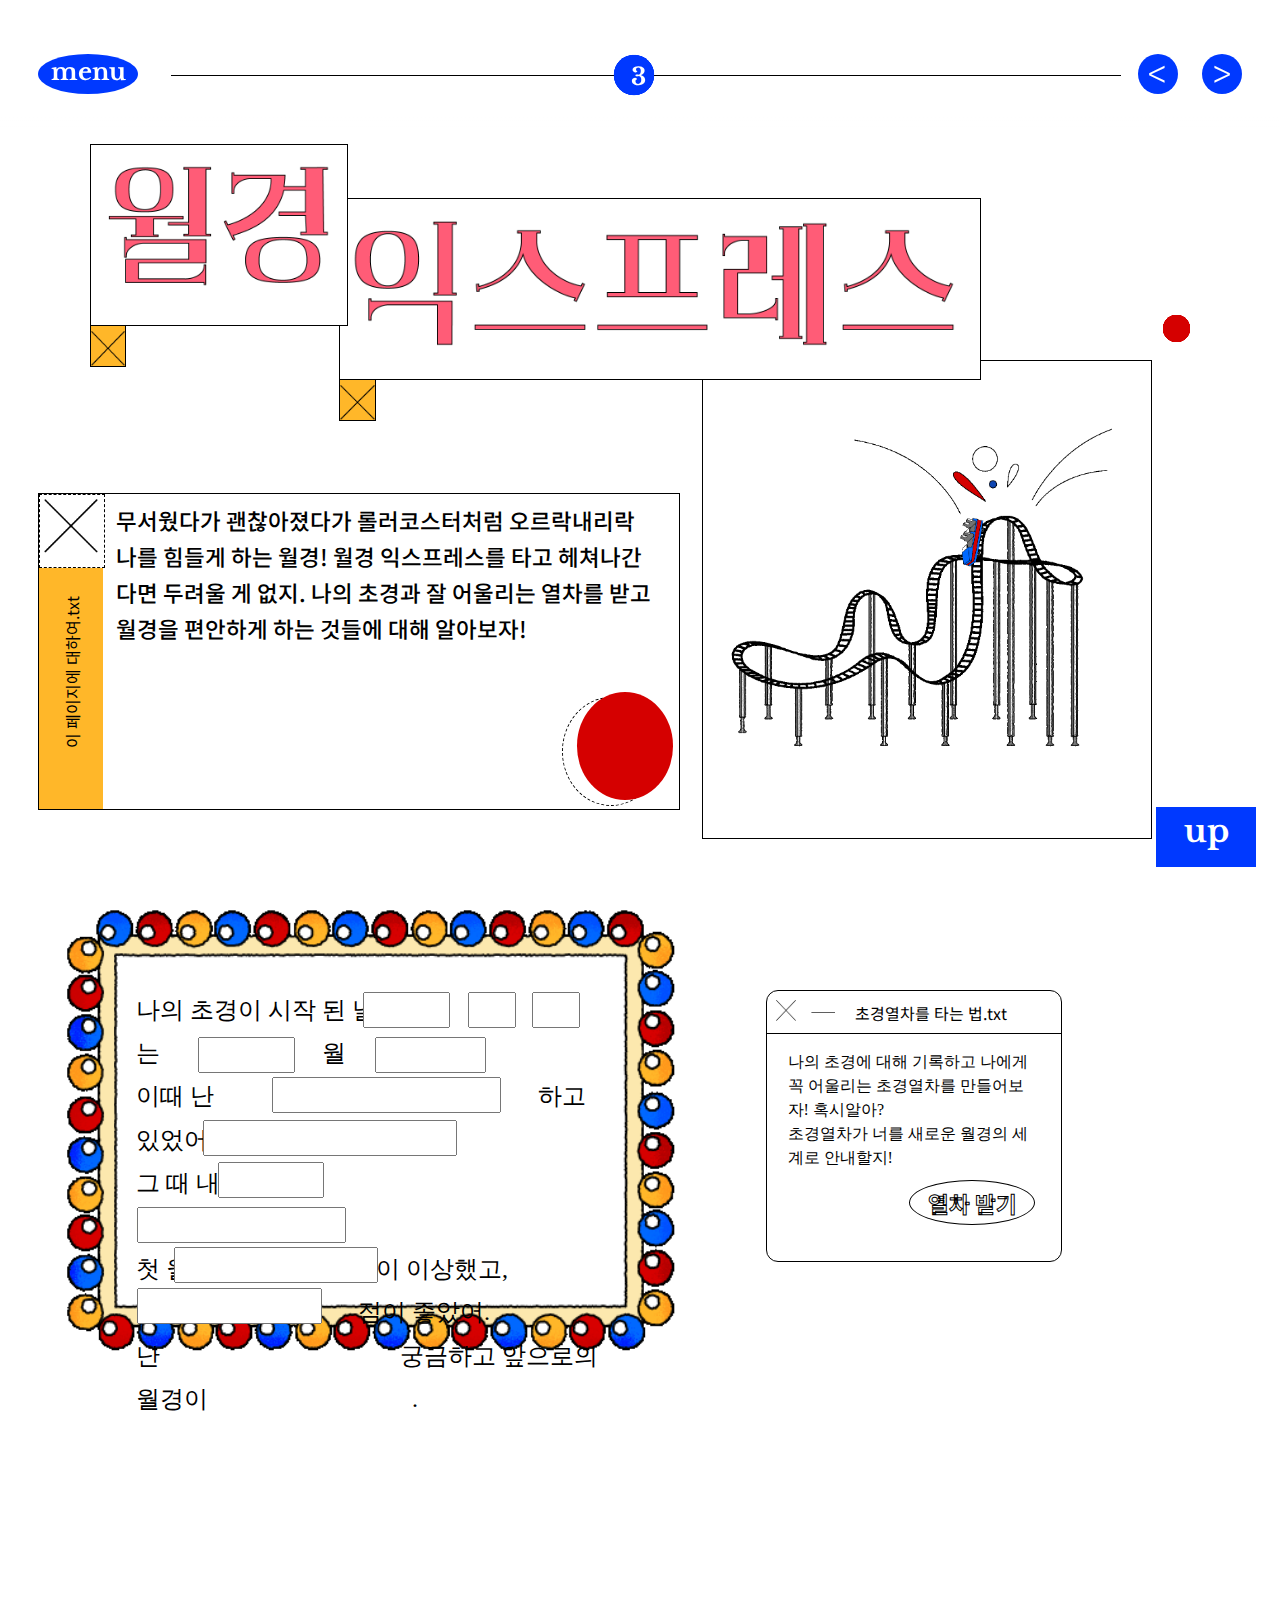
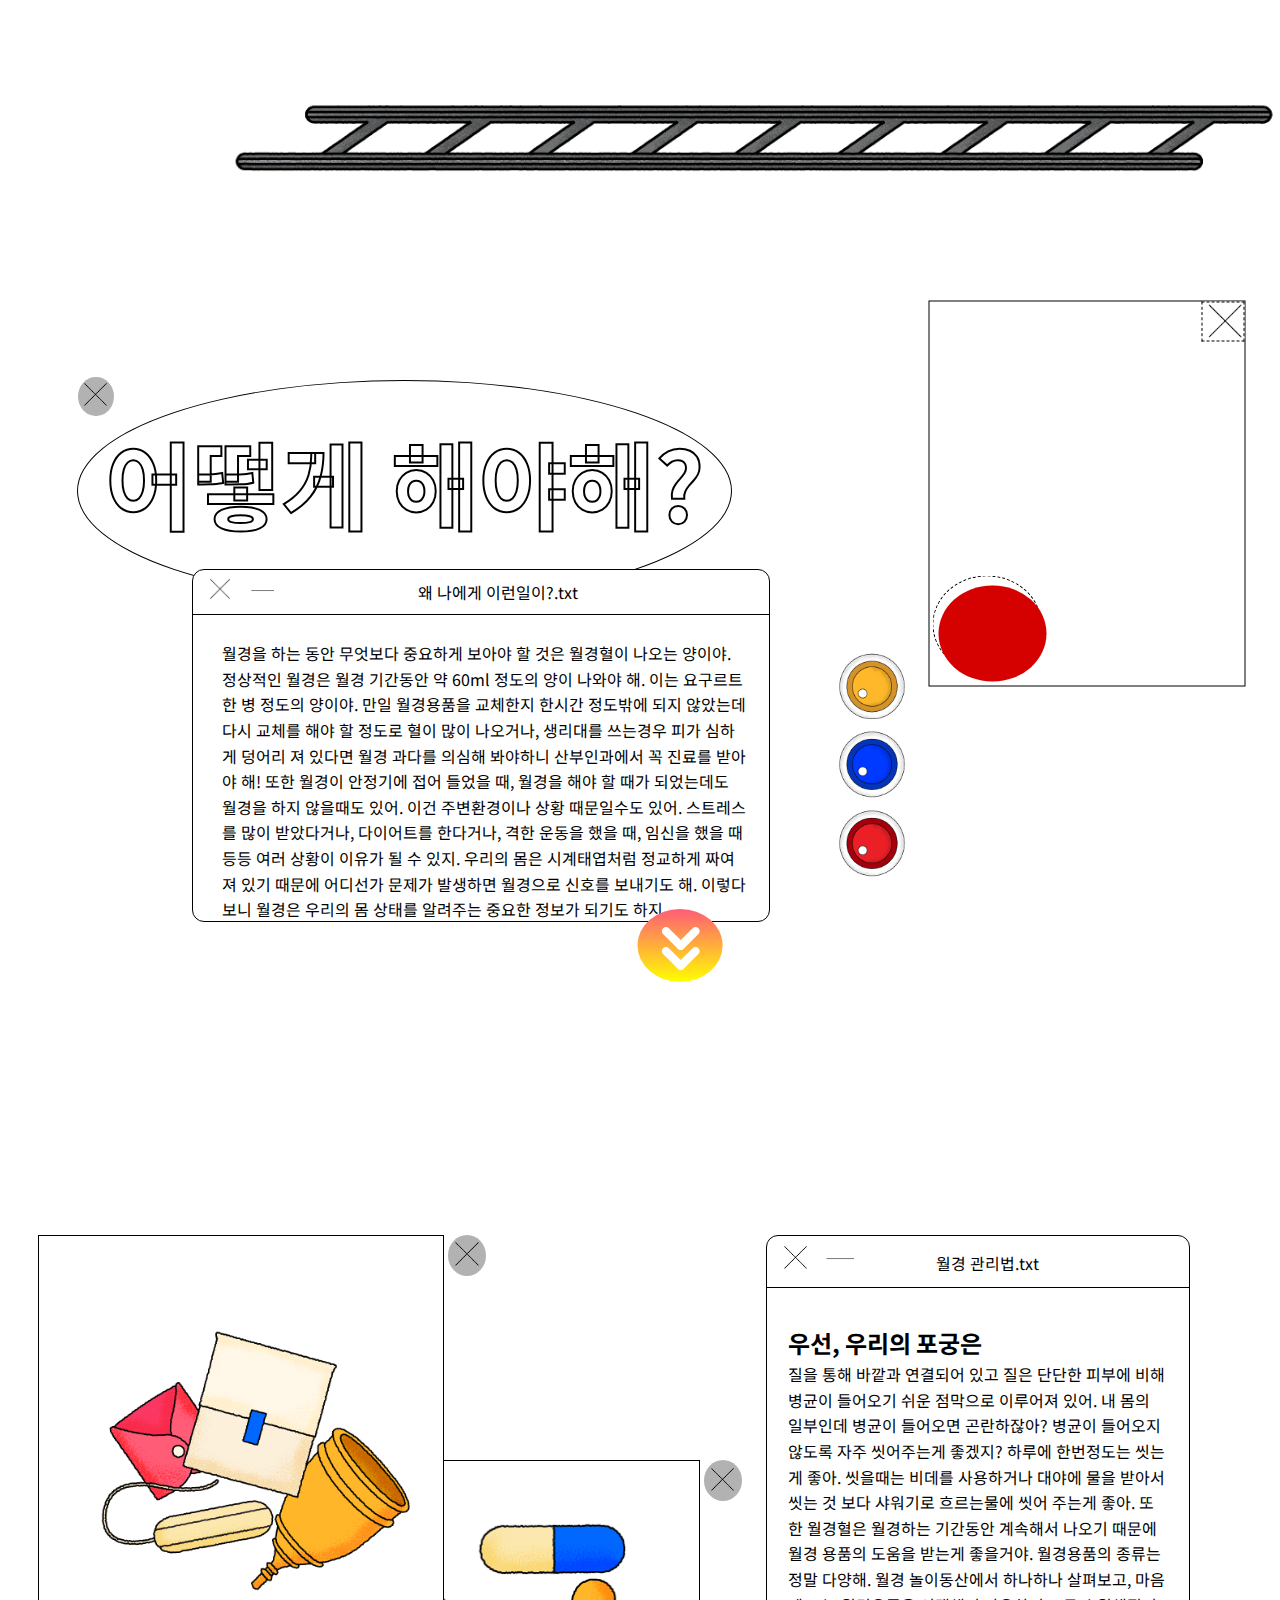
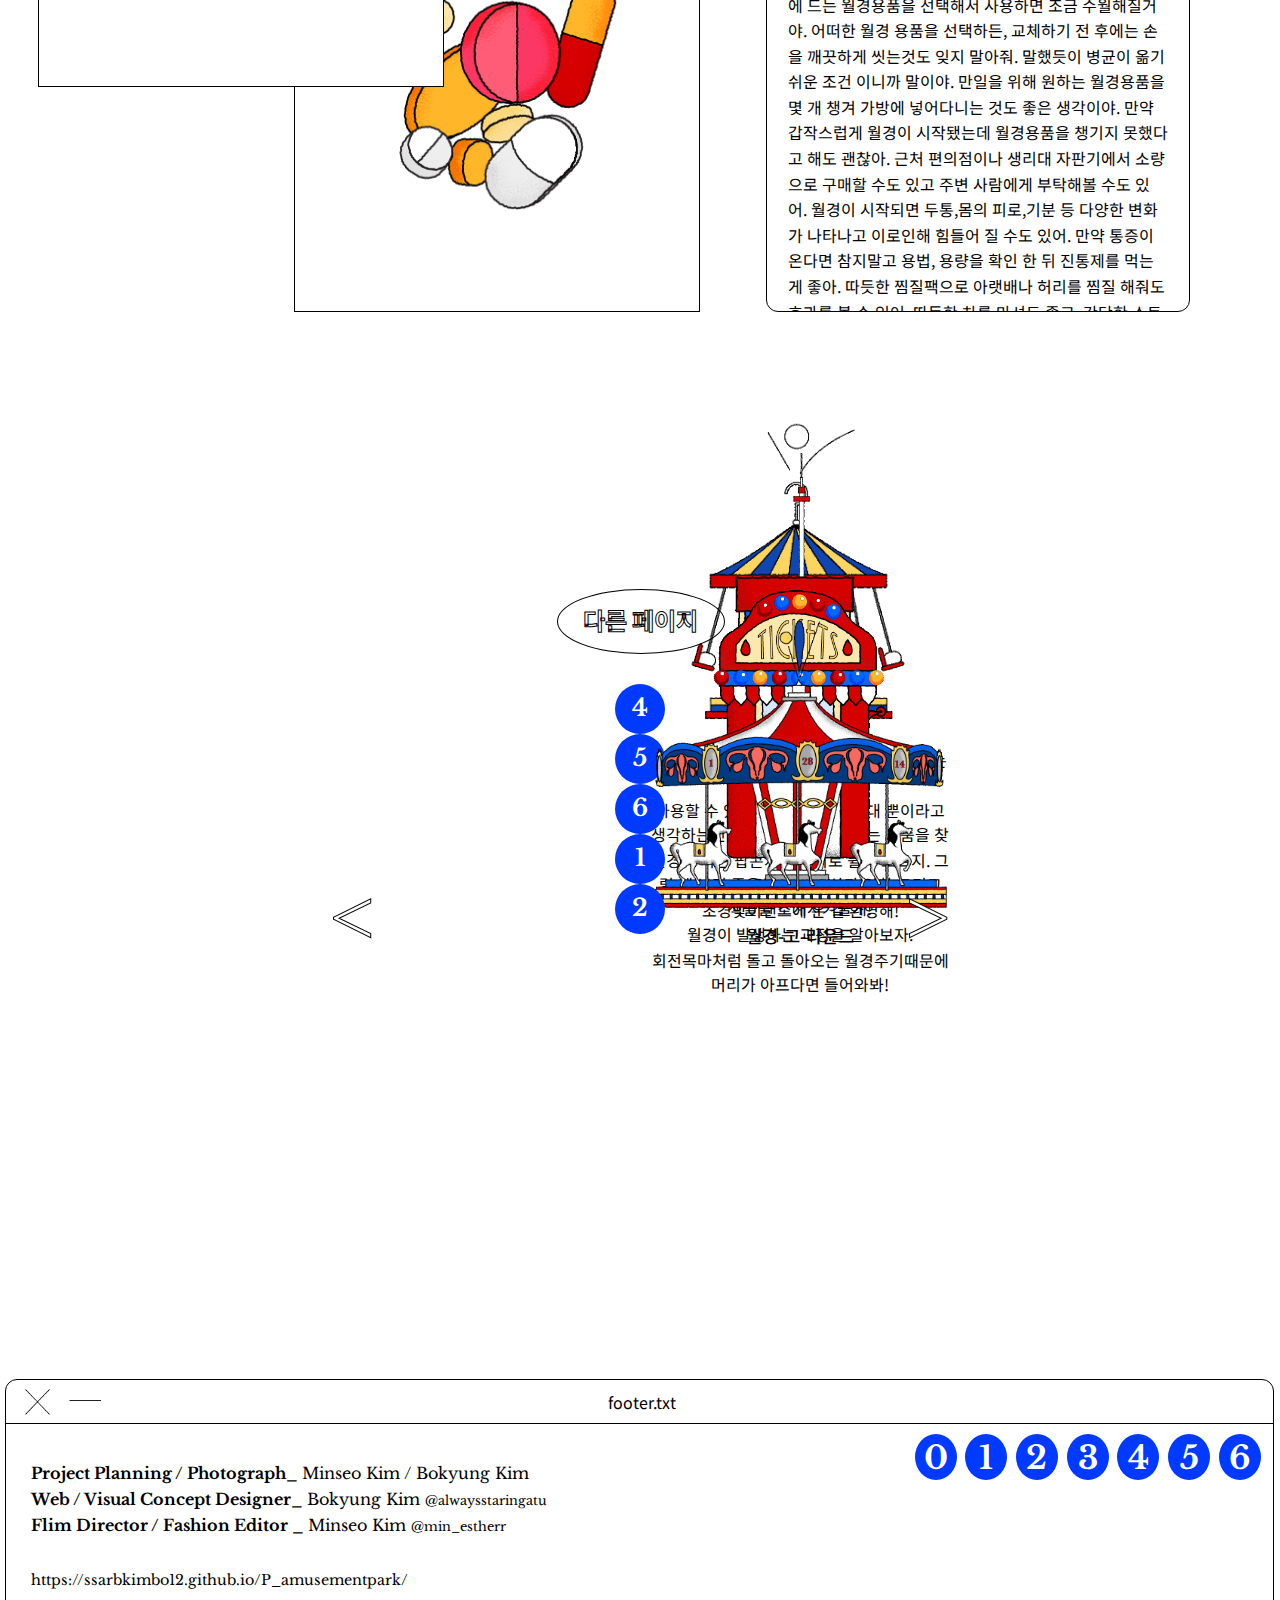
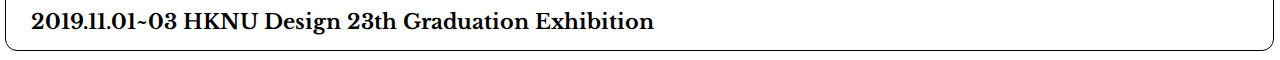
<file: 3.html>
<!DOCTYPE html>
<html>
<head>
  <title>월경익스프레스</title>
</head>
<meta charset="utf-8">
<meta http-equiv="X-UA-Comportible" content="ie=edge">
<meta name="viewport" content="width=device-width, initial-scale=1.0">
<link href="https://fonts.googleapis.com/css?family=Libre+Baskerville:400,700|Noto+Sans+KR:400,500,700&display=swap" rel="stylesheet">
<script src="https://www.w3schools.com/lib/w3.js"></script>
<link rel="stylesheet" type="text/css" href="3.css">

<body>

<div id="wrapp">

<!--------------------------------container1------------------------------------> 

  <div id="container1">

  <div class="blobs2">
    <div class="blob2"></div>
    <div class="blob2"></div>
    <div class="blob2"></div>
    <div class="blob2"></div>
    <div class="blob2"></div>
    <div class="blob2"></div>
    <div class="blob2"></div>
    <div class="blob2"></div>
    <div class="blob2"></div>
    <div class="blob2"></div>
    <div class="blob2"></div>
    <div class="blob2"></div>
  </div>
</div>

    <div id="textbox">
      <div id="color">
        <div id="x1">
          <img src="./1/x.png" class="cursorclick" id="x1img">
          <p class="kor400" id="introtitle">이 페이지에 대하여.txt</p>  
        </div>
      </div>
        <p class="kor500" id="intro">
          무서웠다가 괜찮아졌다가 롤러코스터처럼 오르락내리락 나를 힘들게 하는 월경! 월경 익스프레스를 타고 헤쳐나간다면 두려울 게 없지. 나의 초경과 잘 어울리는 열차를 받고 월경을 편안하게 하는 것들에 대해 알아보자! 
        </p>
      <div id="circleback"></div>   
      <div id="circle"></div>  
    </div>

    <div id="rollercoaster">
      <img src="./map/3.gif">  
    </div>

    <div id="color3">
      <img class="cursorclick"id="color3img"src="./1/x.png">
    </div>
    <div id="title2">
      <img src="./3/title2.png">
    </div>

    <div id="color2">
      <img class="cursorclick"id="color2img"src="./1/x.png">
    </div>
    <div id="title1">
      <img src="./3/title1.png">
    </div>

<a href="#" class="cursorclick"> 
  <span class="upkey eng700 cursorclick"> 
    up 
  </span>
</a>

  </div> <!---container1닫힘-->

<!--------------------------------container2------------------------------------> 

  <div id="container2">

  <div id="window1">
 <svg id="line1">
   <line x1="0" y1="25%" x2="100%" y2="25%" style="stroke:black;stroke-width:1" />
 </svg>
  <p id="p1"><span>나의 초경에 대해 기록하고</span> 나에게 꼭 어울리는 초경열차를 만들어보자! 혹시알아?<br> 초경열차가 너를 새로운 월경의 세계로 안내할지!</p>
  <img class="cursorclick" id="x2" src="./1/x.png">
  <img class="cursorclick" id="mini1" src="./1/mini.png">
  <img class="cursorclick" id="big1" src="./1/big.png">
  <p class="kor400" id="filename1"> 초경열차를 타는 법.txt</p>

  <div class="jumbotron cursorclick" role="button" id="window1btn" onclick="randomImage()">
    <a id="window1btn2" class="btn btn-default btn-lg  kor700 cursorclick">열차 받기</a>
</div>
</div><!--window1닫힘-->

    <div id="textbox2">
      <img src="./3/textbox.gif">
      <form action="/action_page.php" class="inputtext">
        <p>
          나의 초경이 시작 된 날짜는&nbsp;&nbsp;&nbsp;&nbsp;&nbsp;&nbsp;&nbsp;&nbsp;&nbsp;&nbsp;&nbsp;&nbsp;&nbsp;&nbsp;&nbsp;년&nbsp;&nbsp;&nbsp;&nbsp;&nbsp;&nbsp;&nbsp;&nbsp;월&nbsp;&nbsp;&nbsp;&nbsp;&nbsp;&nbsp;&nbsp;&nbsp;일<br>
          이때 난 &nbsp;&nbsp;&nbsp;&nbsp;&nbsp;&nbsp;&nbsp;&nbsp;&nbsp;&nbsp;&nbsp;&nbsp;&nbsp;&nbsp;&nbsp;&nbsp;에 있었고 &nbsp;&nbsp;&nbsp;&nbsp;&nbsp;&nbsp;&nbsp;&nbsp;&nbsp;&nbsp;&nbsp;&nbsp;&nbsp;&nbsp;&nbsp;&nbsp;&nbsp;&nbsp;&nbsp;하고 있었어<br>
          그 때 내 기분은<br>내 몸은<br>첫 월경은 &nbsp;&nbsp;&nbsp;&nbsp;&nbsp;&nbsp;&nbsp;&nbsp;&nbsp;&nbsp;&nbsp;&nbsp;&nbsp;&nbsp;&nbsp;&nbsp;&nbsp;&nbsp;점이 이상했고,<br>&nbsp;&nbsp;&nbsp;&nbsp;&nbsp;&nbsp;&nbsp;&nbsp;&nbsp;&nbsp;&nbsp;&nbsp;&nbsp;&nbsp;&nbsp;&nbsp;&nbsp;&nbsp;&nbsp;&nbsp;&nbsp;&nbsp;&nbsp;&nbsp;&nbsp;&nbsp;&nbsp;&nbsp;&nbsp;&nbsp;&nbsp;&nbsp;&nbsp;&nbsp;&nbsp;&nbsp;&nbsp;점이 좋았어.<br>난&nbsp;&nbsp;&nbsp;&nbsp;&nbsp;&nbsp;&nbsp;&nbsp;&nbsp;&nbsp;&nbsp;&nbsp;&nbsp;&nbsp;&nbsp;&nbsp;&nbsp;&nbsp;&nbsp;&nbsp;&nbsp;&nbsp;&nbsp;&nbsp;&nbsp;&nbsp;&nbsp;&nbsp;&nbsp;&nbsp;&nbsp;&nbsp;&nbsp;&nbsp;&nbsp;&nbsp;&nbsp;&nbsp;&nbsp;&nbsp;궁금하고 앞으로의 월경이 &nbsp;&nbsp;&nbsp;&nbsp;&nbsp;&nbsp;&nbsp;&nbsp;&nbsp;&nbsp;&nbsp;&nbsp;&nbsp;&nbsp;&nbsp;&nbsp;&nbsp;&nbsp;&nbsp;&nbsp;&nbsp;&nbsp;&nbsp;&nbsp;&nbsp;&nbsp;&nbsp;&nbsp;&nbsp;&nbsp;&nbsp;&nbsp;&nbsp;. 
        </p>
          <input type="text" value="" id="input1">
          <input type="text" value="" id="input2">
          <input type="text" value="" id="input3">
          <input type="text" value="" id="input4">
          <input type="text" value="" id="input5">
          <input type="text" value="" id="input7">
          <input type="text" value="" id="input8">
          <input type="text" value="" id="input9">
          <input type="text" value="" id="input10">
          <input type="text" value="" id="input12">
          <input type="text" value="" id="input13">
      </form>
    </div><!---textbox2닫힘-->
    <img id="rail" src="./3/rail.png">

  <!-----------------------randomimage--------------------------->

<div class="container">
  <div class="row">
  <div class="col-sm-12">
    <div id="random-image-container">
    </div>
  </div>
</div>

</div>

  </div><!---container2닫힘-->

<!--------------------------------container3------------------------------------> 

<div id="container3">

<div id="title3box">
  <h1 class="kor700" id="title3"> 어떻게 해야해? </h1>
  <div class="cursorclick" id="x3">
   <img src="./1/x.png">
  </div>
</div>
<img  id="sinho" src="./3/sinho.gif">

<div id="window2">

 <svg id="line2">
   <line x1="0" y1="25%" x2="100%" y2="25%" style="stroke:black;stroke-width:1" />
 </svg>
  <p id="p2"class="kor400" style="display: inline-block;">
  월경을 하는 동안 무엇보다 중요하게 보아야 할 것은 월경혈이 나오는 
양이야. 정상적인 월경은  월경 기간동안 약 60ml 정도의 양이 나와야 해. 
이는 요구르트 한 병 정도의 양이야. 만일 월경용품을 교체한지 한시간 
정도밖에 되지 않았는데 다시 교체를 해야 할 정도로 혈이 많이 나오거나, 
생리대를 쓰는경우 피가 심하게 덩어리 져 있다면 월경 과다를 의심해
봐야하니 산부인과에서 꼭 진료를 받아야 해! 또한 월경이 안정기에 
접어 들었을 때, 월경을 해야 할 때가 되었는데도 월경을 하지 않을때도 
있어. 이건 주변환경이나 상황 때문일수도 있어. 스트레스를 많이 
받았다거나, 다이어트를 한다거나, 격한 운동을 했을 때, 임신을 했을 때 
등등 여러 상황이 이유가 될 수 있지. 우리의 몸은 시계태엽처럼 
정교하게 짜여져 있기 때문에 어디선가 문제가 발생하면 월경으로 
신호를 보내기도 해. 이렇다보니 월경은 우리의 몸 상태를 알려주는 
중요한 정보가 되기도 하지. </p>
  <img class="cursorclick" id="x4" src="./1/x.png">
  <img class="cursorclick" id="mini2" src="./1/mini.png">
  <img class="cursorclick" id="big2" src="./1/big.png">
  <p class="kor400" id="filename2"> 왜 나에게 이런일이?.txt</p>

</div><!--window2닫힘-->

    <div id="textbox3">
      <div id="color4">
        <div id="x5">
          <img src="./1/x.png" class="cursorclick"  id="x5img">
        </div>
      </div>
      <div id="circleback2"></div>   
      <div id="circle2"></div>  
    </div><!--textbox닫힘-->

<a href="#container4" id="centercon">
    <div class="round cursorclick">
        <div class="cursorclick"id="cta">
            <span class="arrow primera next "></span>
            <span class="arrow segunda next "></span>
        </div>
    </div>
</a>  

</div><!--container3닫힘-->

<!--------------------------------container4------------------------------------> 

<div id="container4">

    <div id="pillsbox">
  
   <div id="pills">
    <img src="./3/pills.png">
   </div>
  
   <div class="cursorclick" id="pillsboxx">
    <img src="./1/x.png" id="pillsboxximg">
   </div>
  
  </div><!--pillsbox닫힘-->


  <div id="toolsbox">
  
   <div id="tools">
    <img src="./3/tools.png">
   </div>
  
   <div class="cursorclick" id="toolsboxx">
    <img src="./1/x.png" id="toolsboxximg">
   </div>
  
  </div><!--toolsbox닫힘-->

<div id="window3">

 <svg id="line3">
   <line x1="0" y1="25%" x2="100%" y2="25%" style="stroke:black;stroke-width:1" />
 </svg>
  <p id="p3"class="kor400" style="display: inline-block;">
<span class="kor700"id="p3_1">우선, 우리의 포궁은</span><br>
질을 통해 바깥과 연결되어 있고 질은 단단한 피부에 비해 병균이 
들어오기 쉬운 점막으로 이루어져 있어. 내 몸의 일부인데 병균이 
들어오면 곤란하잖아? 병균이 들어오지 않도록 자주 씻어주는게 
좋겠지? 하루에 한번정도는 씻는게 좋아. 
씻을때는 비데를 사용하거나 대야에 물을 받아서 씻는 것 보다 
샤워기로 흐르는물에 씻어 주는게 좋아. 또한 월경혈은 월경하는 
기간동안 계속해서 나오기 때문에 월경 용품의 도움을 받는게 
좋을거야. 월경용품의 종류는 정말 다양해. 월경 놀이동산에서 
하나하나 살펴보고, 마음에 드는 월경용품을 선택해서 사용하면 
조금 수월해질거야. 어떠한 월경 용품을 선택하든, 교체하기 전 
후에는 손을 깨끗하게 씻는것도 잊지 말아줘. 말했듯이 병균이 
옮기 쉬운 조건 이니까 말이야. 만일을 위해 원하는 월경용품을 
몇 개 챙겨 가방에 넣어다니는 것도 좋은 생각이야. 
만약 갑작스럽게 월경이 시작됐는데 월경용품을 챙기지 못했다고
해도 괜찮아. 근처 편의점이나 생리대 자판기에서  소량으로 구매할
수도 있고 주변 사람에게 부탁해볼 수도 있어. 
월경이 시작되면 두통,몸의 피로,기분 등 다양한 변화가 나타나고 
이로인해 힘들어 질 수도 있어. 만약 통증이 온다면 참지말고 용법,
용량을 확인 한 뒤 진통제를 먹는게 좋아. 따듯한 찜질팩으로 
아랫배나 허리를 찜질 해줘도 효과를 볼 수 있어. 
따듯한 차를 마셔도 좋고, 간단한 스트레칭을 해도 조금 나아질거야.</p>
  <img class="cursorclick" id="x6" src="./1/x.png">
  <img class="cursorclick" id="mini3" src="./1/mini.png">
  <img class="cursorclick" id="big3" src="./1/big.png">
  <p class="kor400" id="filename3"> 월경 관리법.txt</p>

</div><!--window2닫힘-->

</div><!--container4닫힘-->

<!------------------------------slider-----------------------------------------> 

<div id="slider">
<div id="sliderbox">


  <a class="nature slidecontent" href="./4.html">
    <img class="slidecontentimg cursorclick"src="./map/4.gif" style="width:71%; left:14%; bottom:0%;">
    <div class="eng700 slidenumber cursorclick">4</div>
    <p class="kor400 slidertext cursorclick""><span class="kor500" style="font-size: 1.1em;">패션후르츠스윙</span><br>월경 기간을 지혜롭고 편안하게 보낼 수 있는 패션팁을 알려줄게!</p>
  </a>
  <a class="nature slidecontent" href="./5.html">
    <img class="slidecontentimg cursorclick"src="./map/5.gif" style="width:13%; left:44%; bottom:-2%;">
    <div class="eng700 slidenumber cursorclick">5</div>
    <p class="kor400 slidertext cursorclick"><span class="kor500" style="font-size: 1.1em;">자유로월경드롭</span><br>사용할 수 있는 월경용품이 생리대 뿐이라고 생각하는건 아니겠지? 취향에 맞는 용품을 찾아보자!</p>    
  </a>

  <a class="nature slidecontent" href="./6.html">
    <img class="slidecontentimg cursorclick"src="./map/6.gif" style="width:100%; left:0%; bottom:0%;">
    <div class="eng700 slidenumber cursorclick">6</div>
    <p class="kor400 slidertext cursorclick"><span class="kor500" style="font-size: 1.1em;">월경팝콘머신</span><br>월경 주기는 팝콘처럼 어디로 튈지 모르지. 그럴 때 보면 좋을 유튜브 영상과 영화 그리고 책들을 소개시켜줄게!</p>    
  </a>

    <a class="nature slidecontent" href="./1.html">
    <img class="slidecontentimg cursorclick"src="./map/1.gif" style="width:55%; left:22%; bottom:-4%;">
    <div class="eng700 slidenumber cursorclick">1</div>
    <p class="kor400 slidertext cursorclick""><span class="kor500" style="font-size: 1.1em;">월경티켓부스</span><br>초경맞이랜드에 온 걸 환영해!<br>월경이 발생하는 과정을 알아보자.</p>
  </a>

  <a class="nature slidecontent" href="./2.html">
    <img class="slidecontentimg cursorclick"src="./map/2.gif" style="width:100%; left:0%; bottom:-4%;">
    <div class="eng700 slidenumber cursorclick">2</div>
    <p class="kor400 slidertext cursorclick""><span class="kor500" style="font-size: 1.1em;">월경-고-라운드</span><br>회전목마처럼 돌고 돌아오는 월경주기때문에 머리가 아프다면 들어와봐!</p>
  </a>
  <!--a class="nature slidecontent" href="./7.html">
    <img class="slidecontentimg cursorclick"src="./map/7.gif" style="width:90%; left:5%; bottom:0%;">
    <div class="eng700 slidenumber cursorclick">7</div>
    <p class="kor400 slidertext cursorclick"">이러한 페이지야블라블라블라블라ㅇㄹㄴㄹㅇㄹㄴㅇㄹㄴㅇㅁㄹㄴㅇㅁㄹㄴㅇㄹㄴㄹ</p>    
  </a-->

<div class="cursorclick" id="leftbtn" style="-webkit-text-stroke:1px black; color:white; font-size: 5em;" onclick="myShow.previous()"> < </div>
  <div style="-webkit-text-stroke:1px black; color:white; font-size: 5em;" class="cursorclick" id="rightbtn" onclick="myShow.next()"> > </div>
</div>

<div class="kor700" id="slidertitle">다른 페이지</div>

</div><!--slider닫힘--->

<footer>

<div id="footerwindow">
  <svg id="footerline">
   <line x1="0" y1="25%" x2="100%" y2="25%" style="stroke:black;stroke-width:1" />
  </svg>

   <p class="eng700" id="footertext">
Project Planning / Photograph_ <span class="eng400">Minseo Kim / Bokyung Kim</span> <br>
Web / Visual Concept Designer_ <span class="eng400">Bokyung Kim <a class="eng400 cursorclick"href="https://www.instagram.com/alwaysstaringatu/" style="color: black; text-decoration: none;font-size: 0.8em;">@alwaysstaringatu<a></span><br>
Flim  Director / Fashion Editor _ <span class="eng400">Minseo Kim <a class="eng400 cursorclick" href="https://www.instagram.com/min_estherr/" style="color: black; text-decoration: none;font-size: 0.8em;">@min_estherr</a></span> <br>
  </p>

  <p class="eng400" id="footertext1">
 https://ssarbkimbo12.github.io/P_amusementpark/
  </p>

  <p class="eng700" id="footertext2">
   2019.11.01~03 HKNU Design 23th Graduation Exhibition
  </p>
  <img class="cursorclick" id="footerx" src="./1/x.png">
  <img class="cursorclick" id="footerbig" src="./1/big.png">
  <img class="cursorclick" id="footermini" src="./1/mini.png">
  <p class="kor400" id="footerfilename"> footer.txt</p>
  <a id="footernumber0"class="eng700 footernumbers cursorclick"href="./index.html">0</a>
  <a id="footernumber1"class="eng700 footernumbers cursorclick"href="./1.html">1</a>
  <a id="footernumber2"class="eng700 footernumbers cursorclick"href="./2.html">2</a>
  <a id="footernumber3"class="eng700 footernumbers cursorclick"href="./3.html">3</a>
  <a id="footernumber4"class="eng700 footernumbers cursorclick"href="./4.html">4</a>
  <a id="footernumber5"class="eng700 footernumbers cursorclick"href="./5.html">5</a>
  <a id="footernumber6"class="eng700 footernumbers cursorclick"href="./6.html">6</a>
</div>

</footer>

</div> <!--wrap닫힘--->


<!---------------------------------------------------------------------------------->

<div id="menubox">

    <div id="dropdowncontent">
        <a href="./index.html"><p class="kor500">0.입장하기</p></a>
      <a href="./1.html"><p class="kor500">1.티켓부스</p></a>
      <a href="./2.html"><p class="kor500">2.월경-고-라운드</p></a>
      <a href="./3.html"><p class="kor500">3.월경익스프레스</p></a>
      <a href="./4.html"><p class="kor500">4.패션후르츠스윙</p></a>
      <a href="./5.html"><p class="kor500">5.자유로월경드롭</p></a>
      <a href="./6.html"><p class="kor500">6.월경팝콘머신</p></a>
      <!--a href="./7.html"><p class="kor500">7.관람차</p></a-->
    </div>

<div id="menucircle">
      <h1 class="eng700" id="menutxt">menu</h1>
</div>
</div>

<header>

<div id="up">

<div id="line"></div>

<div class="blobs">
    <div class="blob"></div>
    <div class="blob"></div>
    <div class="blob"></div>
    <div class="blob"></div>
</div>
<svg xmlns="http://www.w3.org/2000/svg" version="1.1">
  <defs>
    <filter id="goo">
      <feGaussianBlur in="SourceGraphic" stdDeviation="10" result="blur" />
      <feColorMatrix in="blur" mode="matrix" values="1 0 0 0 0  0 1 0 0 0  0 0 1 0 0  0 0 0 18 -7" result="goo" />
      <feBlend in="SourceGraphic" in2="goo" />
    </filter>
  </defs>
</svg>

<p class="eng700" id="blobtext1">3</p>
</div>

<div class="prevbtn" onclick="goBack()"> 
  <p class="eng700"> < </p> 
</div>

<div class="prevbtn" id="prevbtn2" onclick="goBack2()"> 
  <p class="eng700"> > </p> 
</div>

</header>

</body>

<script type="text/javascript">

  myShow = w3.slideshow(".nature", 0);

  menucircle.onmouseover=function(){
     dropdowncontent.style.visibility = "visible";
     dropdowncontent.style.height = "350px";
     dropdowncontent.style.transition="all 0.2s";
     menucircle.style.cursor="url(cursor.png),auto";
     menucircle.style.borderRadius="0%";
     menubox.style.height="460px";
   }
  menubox.onmouseout=function(){
    dropdowncontent.style.visibility = "hidden";
    dropdowncontent.style.height = "0px";
    dropdowncontent.style.transition="all 0.2s";
    menucircle.style.borderRadius="100%";
    menubox.style.transition="all 0.2s";
    menubox.style.height="50px";
}
  dropdowncontent.onmouseover=function(){
    dropdowncontent.style.visibility="visible";
    dropdowncontent.style.height="350px"
    menucircle.style.borderRadius="0%";
    menubox.style.height="460px";
  }
  function goBack() { window.history.back() }
  function goBack2() { window.history.forward() }

 footerx.onclick=function(){
      footerwindow.style.visibility="hidden";
      footerline.style.visibility="hidden";
      footermini.style.visibility="hidden";
      footerbig.style.visibility="hidden";
      footertext.style.visibility="hidden";
      footertext1.style.visibility="hidden";
      footertext2.style.visibility="hidden";
      footernumber0.style.visibility="hidden";
      footernumber1.style.visibility="hidden";
      footernumber2.style.visibility="hidden";
      footernumber3.style.visibility="hidden";
      footernumber4.style.visibility="hidden";
      footernumber5.style.visibility="hidden";
      footernumber6.style.visibility="hidden";
    }
    footermini.onclick=function(){
      footerwindow.style.height="13%"
      footerbig.style.visibility="visible";
      footermini.style.visibility="hidden";
      footerline.style.visibility="hidden";
      footertext.style.visibility="hidden";
      footertext1.style.visibility="hidden";
      footertext2.style.visibility="hidden";
      footernumber0.style.visibility="hidden";
      footernumber1.style.visibility="hidden";
      footernumber2.style.visibility="hidden";
      footernumber3.style.visibility="hidden";
      footernumber4.style.visibility="hidden";
      footernumber5.style.visibility="hidden";
      footernumber6.style.visibility="hidden";
    }

    footerbig.onclick=function(){
      footerbig.style.visibility="hidden";
      footermini.style.visibility="visible";
      footerwindow.style.height="30vh";
      footerline.style.visibility="visible";
      footertext.style.visibility="visible";
      footertext1.style.visibility="visible";
      footertext2.style.visibility="visible";
      footernumber0.style.visibility="visible";
      footernumber1.style.visibility="visible";
      footernumber2.style.visibility="visible";
      footernumber3.style.visibility="visible";
      footernumber4.style.visibility="visible";
      footernumber5.style.visibility="visible";
      footernumber6.style.visibility="visible";
    }

/*-------------------container1------------------------*/

x1img.onclick=function(){
  textbox.style.visibility="hidden";
}

x5img.onclick=function(){
  textbox3.style.visibility="hidden";
}

color2img.onclick=function(){
  title1.style.visibility="hidden";
  color2.style.visibility="hidden";
}

color3img.onclick=function(){
  title2.style.visibility="hidden";
  color3.style.visibility="hidden";
}


/*-------------------container2------------------------*/

x2.onclick=function(){
      window1.style.visibility="hidden";
      line1.style.visibility="hidden";
      mini1.style.visibility="hidden";
      big1.style.visibility="hidden";
      p1.style.visibility="hidden";
      window1btn.style.visibility="hidden";
      window1btn2.style.visibility="hidden";
  }
mini1.onclick=function(){
      window1.style.height="5%"
      big1.style.visibility="visible";
      mini1.style.visibility="hidden";
      line1.style.visibility="hidden";
      p1.style.visibility="hidden";
      window1btn.style.visibility="hidden";
      window1btn2.style.visibility="hidden";
  }

big1.onclick=function(){
      big1.style.visibility="hidden";
      mini1.style.visibility="visible";
      window1.style.height="35%";
      line1.style.visibility="visible";
      p1.style.visibility="visible";
      window1btn.style.visibility="visible";
      window1btn2.style.visibility="visible";
  }



  /*-------------------randomimage------------------------*/

  function randomImage(){
  var el = document.getElementById("random-image-container");
  var randomNumber = Math.floor((Math.random() * 3) + 1);
  if (randomNumber == 1){
  el.className = "random-image-01";
  } else if (randomNumber == 2) {
    el.className = "random-image-02";
  } else {
    el.className = "random-image-03"
  }
}

/*-------------------container3------------------------*/
  x3.onclick=function(){
    title3box.style.visibility="hidden"
  }

  toolsboxximg.onclick=function(){
    toolsbox.style.visibility="hidden"
  }

  pillsboxximg.onclick=function(){
    pillsbox.style.visibility="hidden"
  }

  x4.onclick=function(){
    window2.style.visibility="hidden";
    line2.style.visibility="hidden";
    mini2.style.visibility="hidden";
    big2.style.visibility="hidden";
    p2.style.visibility="hidden";
  }
  mini2.onclick=function(){
      window2.style.height="5%"
      big2.style.visibility="visible";
      mini2.style.visibility="hidden";
      line2.style.visibility="hidden";
      p2.style.visibility="hidden";
  }

  big2.onclick=function(){
      big2.style.visibility="hidden";
      mini2.style.visibility="visible";
      window2.style.height="39%";
      line2.style.visibility="visible";
      p2.style.visibility="visible";
  }

  x6.onclick=function(){
      window3.style.visibility="hidden";
      line3.style.visibility="hidden";
      mini3.style.visibility="hidden";
      big3.style.visibility="hidden";
      p3.style.visibility="hidden";
  }

  mini3.onclick=function(){
      window3.style.height="5%"
      big3.style.visibility="visible";
      mini3.style.visibility="hidden";
      line3.style.visibility="hidden";
      p3.style.visibility="hidden";
  }

  big3.onclick=function(){
      big3.style.visibility="hidden";
      mini3.style.visibility="visible";
      window3.style.height="75%";
      line3.style.visibility="visible";
      p3.style.visibility="visible";
  }

    $('.round').click(function(e) {
    e.preventDefault();
    e.stopPropagation();
    $('.arrow').toggleClass('bounceAlpha');
  });
    
</script>

</html>
</file>
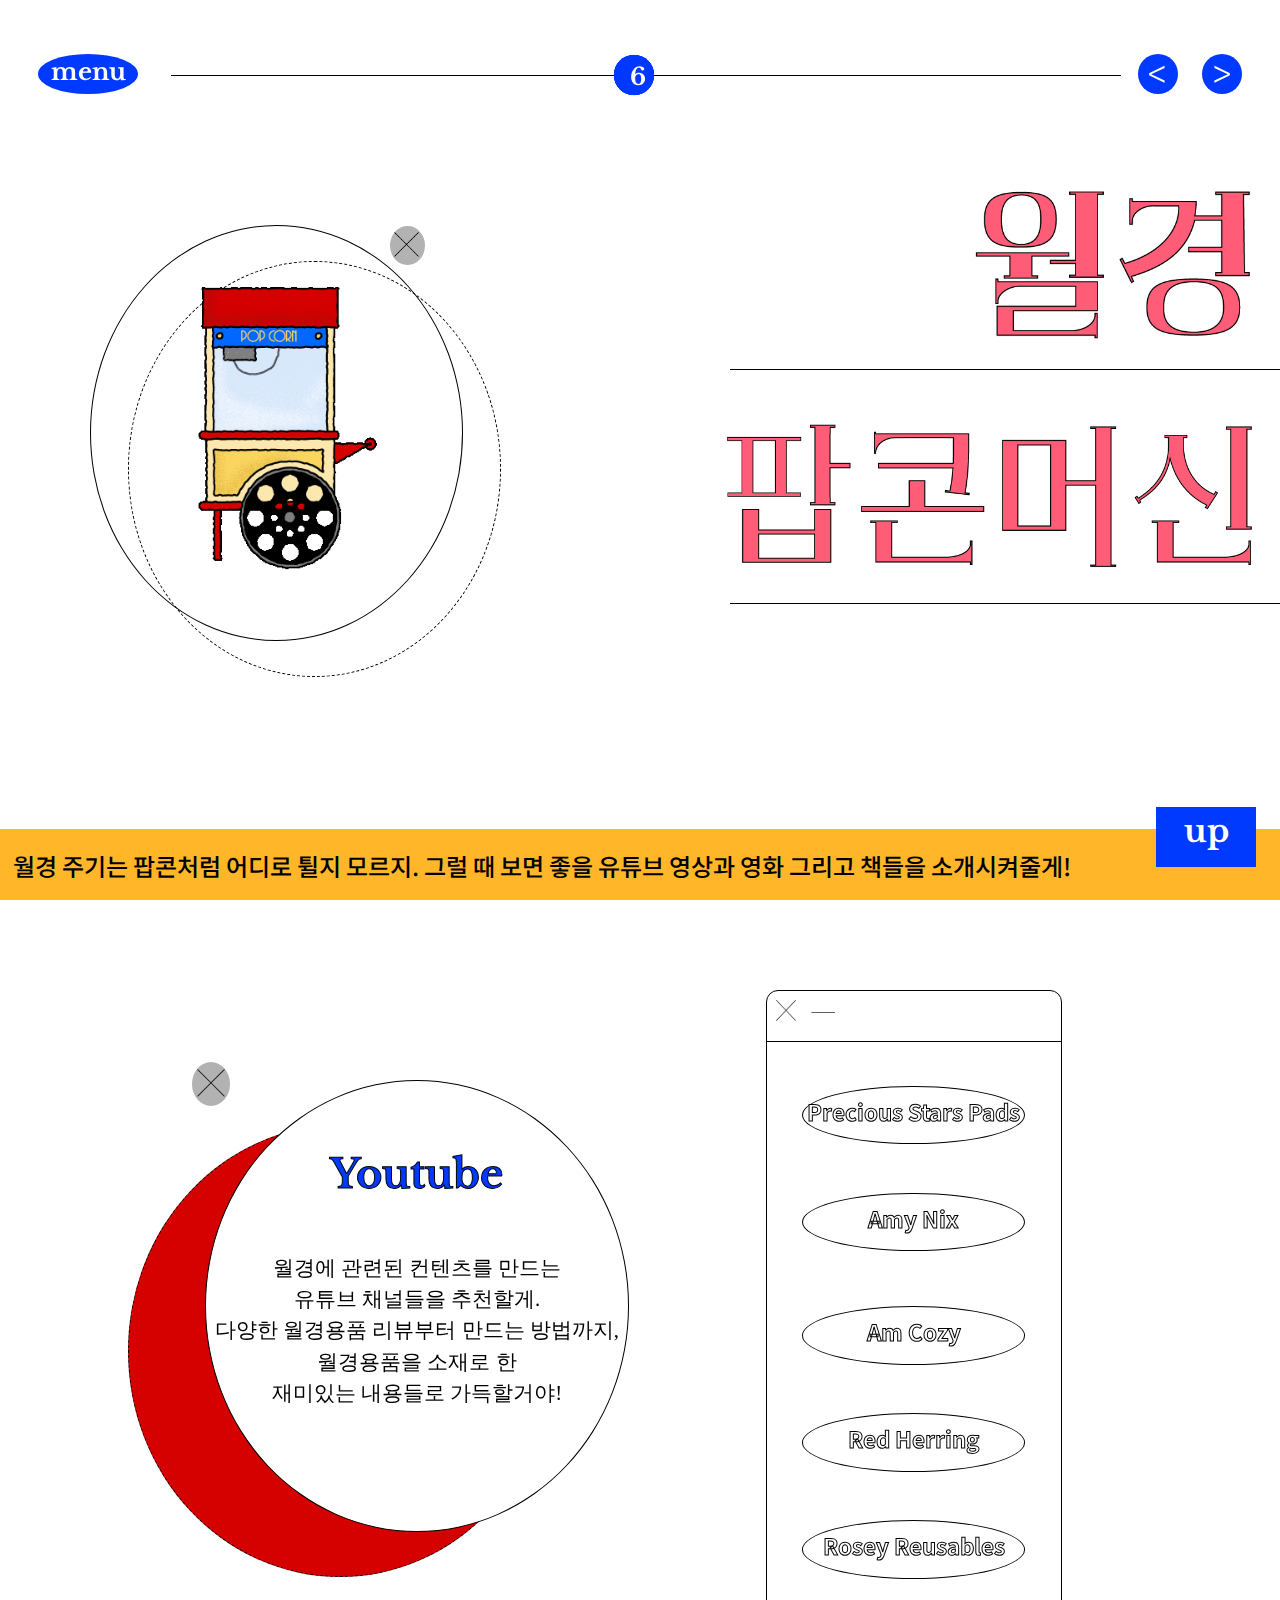
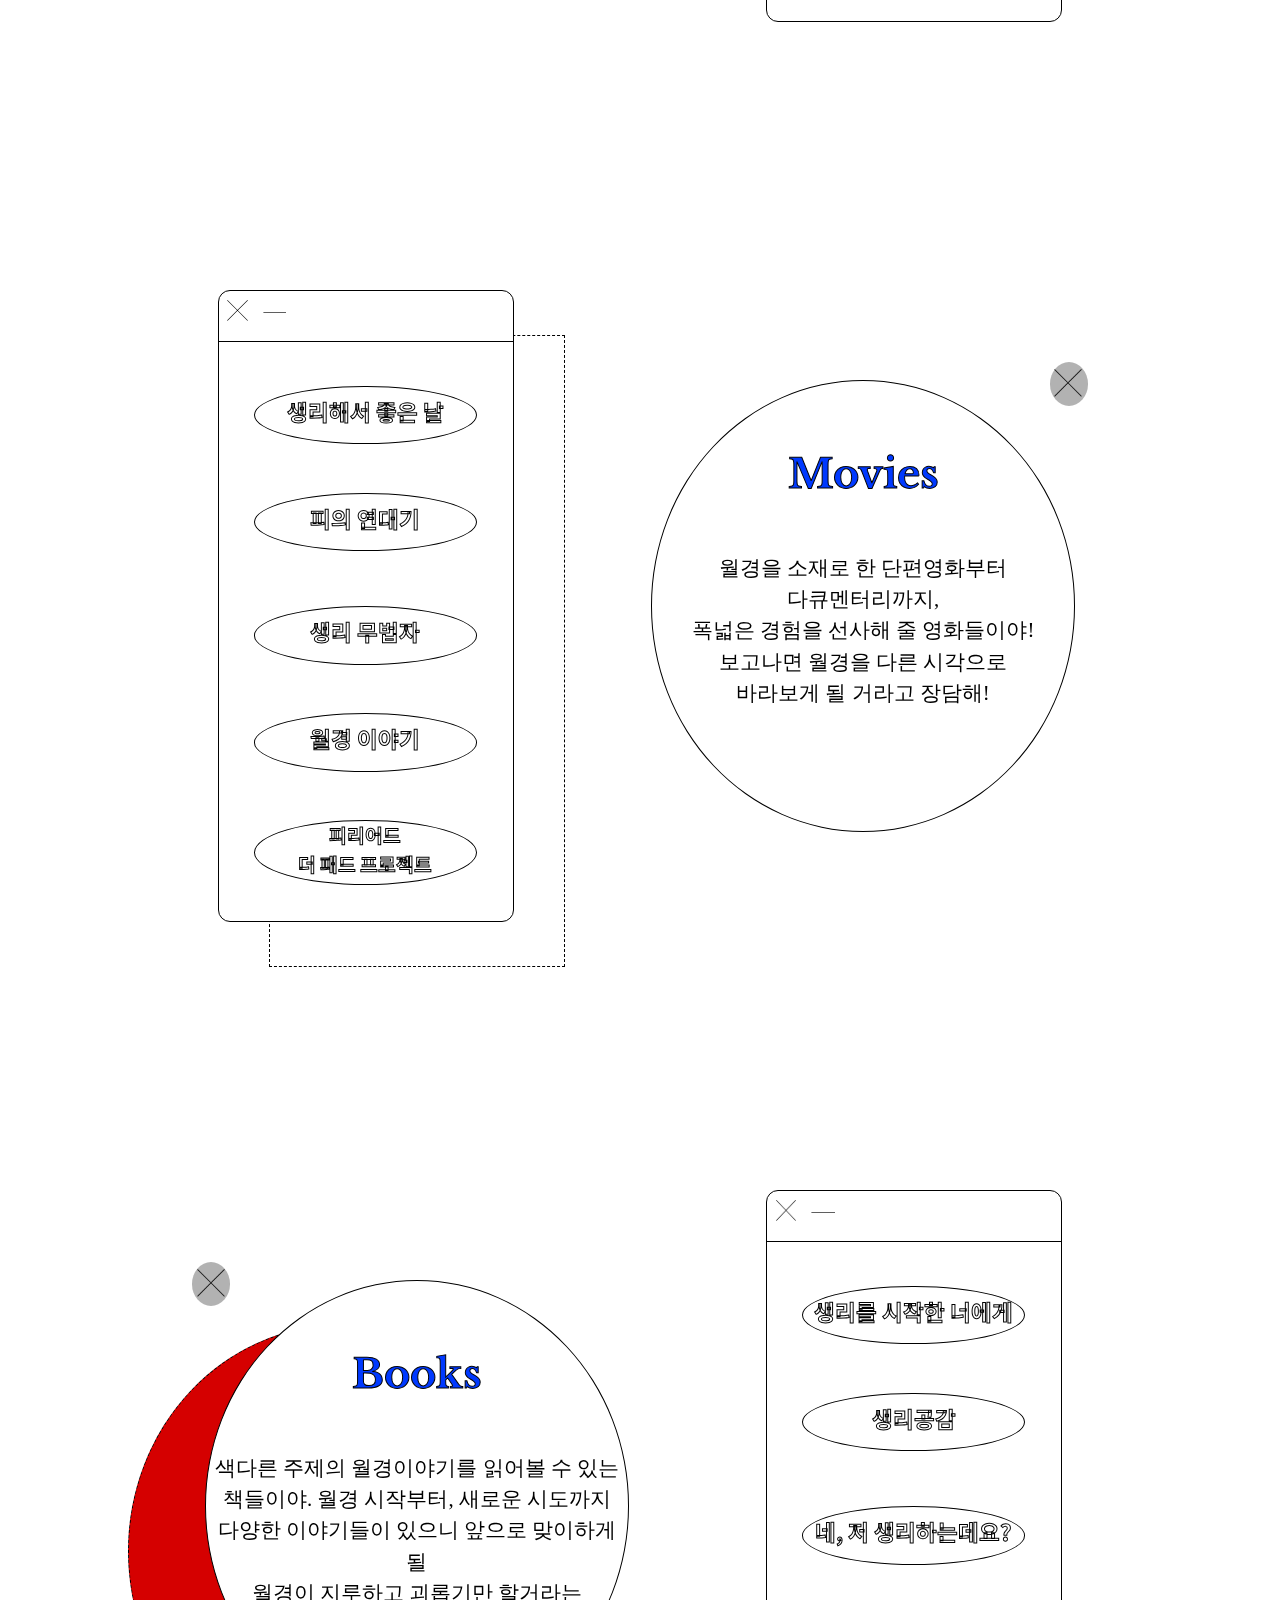
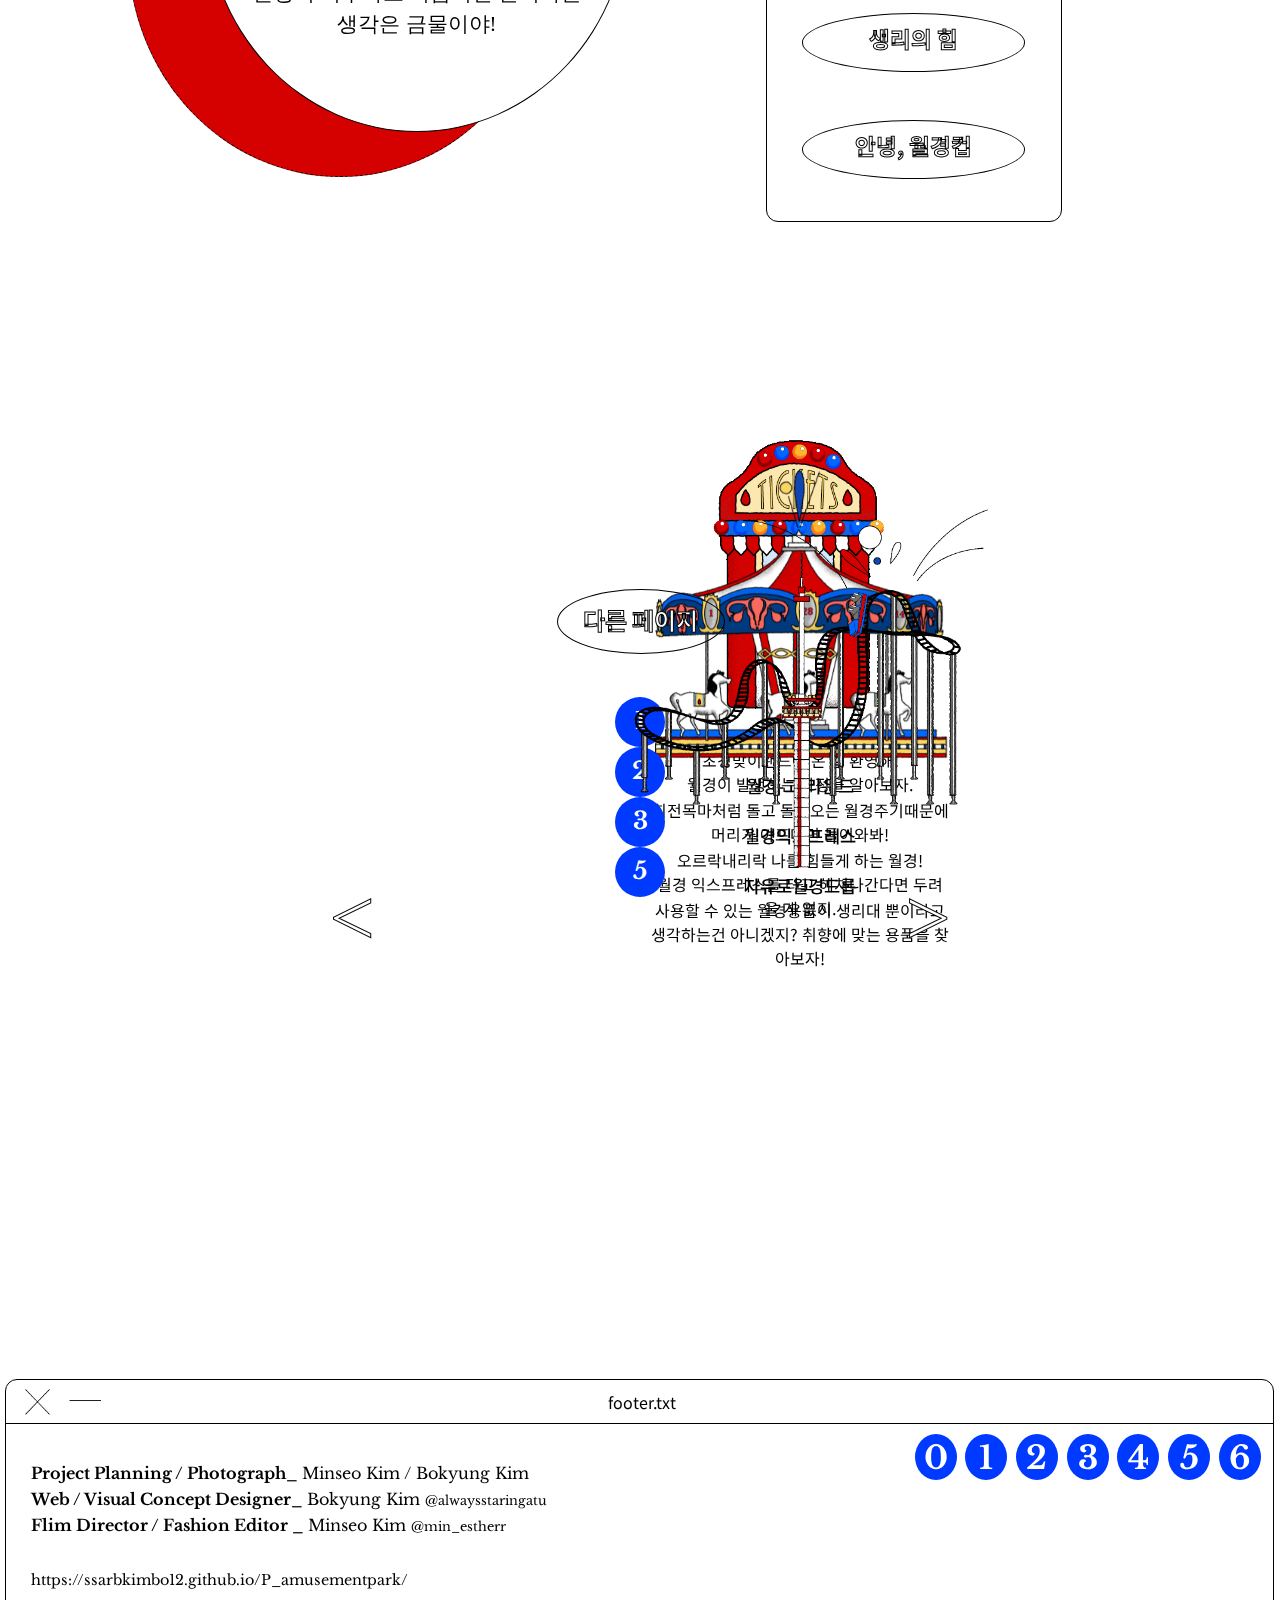
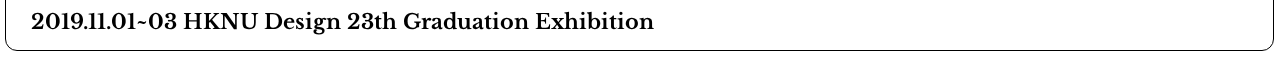
<file: 6.html>
<DOCTYPE html>
<html>
<head>
  <title>월경팝콘머</title>
</head>
<meta charset="utf-8">
<link href="https://fonts.googleapis.com/css?family=Libre+Baskerville:400,700|Noto+Sans+KR:400,500,700&display=swap" rel="stylesheet">
<script src="https://www.w3schools.com/lib/w3.js"></script>
<link rel="stylesheet" type="text/css" href="6.css"><!--css주소-->

<body>

<div id="wrapp">

<!--------------------------------container1------------------------------------> 

  <div id="container1">
  <div id="popcornshadow"></div>
  <div id="popcorn">  
    <img src="./map/6.gif">
    <div class="cursorclick" id="x2">
  <img src="./1/x.png">
</div>
  </div>
  <img id="title1" src="./4-2/title1.png">
  <div id="line1"></div>
  <img id="title2" src="./4-2/title2.png">
  <div id="line2"></div>

<div id="introbox">
  <p class="kor500">
    월경 주기는 팝콘처럼 어디로 튈지 모르지. 그럴 때 보면 좋을 유튜브 영상과 영화 그리고 책들을 소개시켜줄게!
  </p>
</div>

<a href="#" class="cursorclick"> 
  <span class="upkey eng700 cursorclick"> 
    up 
  </span>
</a>

  </div> <!---container1닫힘-->

  <!--------------------------------container2------------------------------------> 

  <div id="container2">

  <div class="cursorclick" id="x4">
    <img src="./1/x.png">
  </div>

  <div id="text1boxshadow"></div>
    <div id="text1box">
      <p class="eng700" id="text1">Youtube</p>
      <p id="text1-1"> 월경에 관련된 컨텐츠를 만드는<br>유튜브 채널들을 추천할게.<br>다양한 월경용품 리뷰부터 만드는 방법까지,<br>월경용품을 소재로 한<br>재미있는 내용들로 가득할거야!</p>
    </div>

  <img class="rotatecircle"src="./2/rotatecircle.png">
  <img class="rotatecircle" id="rotate2"src="./2/rotatecircle.png">
  <img class="rotatecircle" id="rotate3"src="./2/rotatecircle.png">
<div id="window1">
 <svg id="line3">
   <line x1="0" y1="25%" x2="100%" y2="25%" style="stroke:black;stroke-width:1" />
 </svg>
  <img class="cursorclick" id="x3" src="./1/x.png">
  <img class="cursorclick" id="mini1" src="./1/mini.png">
  <img class="cursorclick" id="big1" src="./1/big.png">



  <div  id="button1">
    <a class="kor700 cursorclick" href="https://www.youtube.com/user/preciousstarspads" target="new">
    Precious Stars Pads </a>
  </div>

  <div  id="button2">
    <a class="kor700 cursorclick" href="https://www.youtube.com/channel/UCb7ieA0-U0R6ldxSnqGsj-g/videos" target="new"> Amy Nix </a>
  </div>

  <div  id="button3">
    <a class="kor700 cursorclick" href="https://www.youtube.com/channel/UCVLrCg2PiPq8Ach2KHzA58w" target="new"> Am Cozy </a>
  </div>

  <div  id="button4">
    <a class="kor700 cursorclick" href="https://www.youtube.com/channel/UCOabXnesf9sn4CB_1aBLV5Q/videos" target="new"> Red Herring </a>
  </div>

  <div  id="button5">
    <a class="kor700 cursorclick" href="https://www.youtube.com/channel/UCOGJVbiXdt9HGvdjxXI_c_A" target="new">Rosey Reusables </a>
  </div>

</div><!--window1닫힘-->


  </div>

<!--------------------------------container3------------------------------------> 

  <div id="container3">

  <div class="cursorclick" id="x5">
    <img src="./1/x.png">
  </div>

    <div id="text2box">
      <p class="eng700" id="text2">Movies</p>
      <p id="text2-1">월경을 소재로 한 단편영화부터<br>다큐멘터리까지,<br>폭넓은 경험을 선사해 줄 영화들이야!<br>보고나면 월경을 다른 시각으로<br>바라보게 될 거라고 장담해!</p>
    </div>

<div id="window2shadow"></div>
<div id="window2">

 <svg id="line4">
   <line x1="0" y1="25%" x2="100%" y2="25%" style="stroke:black;stroke-width:1" />
 </svg>
  <img class="cursorclick" id="x6" src="./1/x.png">
  <img class="cursorclick" id="mini2" src="./1/mini.png">
  <img class="cursorclick" id="big2" src="./1/big.png">

  <div  id="button21">
    <a class="kor700 cursorclick" href="https://g.co/kgs/fdxL7B" target="new">생리해서 좋은 날</a>
  </div>

  <div  id="button22">
    <a class="kor700 cursorclick" href="https://g.co/kgs/C8zg4H" target="new">피의 연대기 </a>
  </div>

  <div  id="button23">
    <a class="kor700 cursorclick" href="https://g.co/kgs/sZkr8q" target="new">생리 무법자</a>
  </div>

  <div  id="button24">
    <a class="kor700 cursorclick" href="https://g.co/kgs/xNqAs1" target="new">월경 이야기</a>
  </div>

  <div  id="button25">
    <a class="kor700 cursorclick" href="https://g.co/kgs/4pPCwU" target="new">피리어드<br>더 패드 프로젝트</a>
  </div>

</div><!--window1닫힘-->
  </div>


  <!--------------------------------container4------------------------------------> 

  <div id="container4">

  <div class="cursorclick" id="x44">
    <img src="./1/x.png">
  </div>

  <div id="text41boxshadow"></div>
    <div id="text41box">
      <p class="eng700" id="text41">Books</p>
      <p id="text41-1">색다른 주제의 월경이야기를 읽어볼 수 있는<br>책들이야. 월경 시작부터, 새로운 시도까지<br> 다양한 이야기들이 있으니 앞으로 맞이하게 될 <br>월경이 지루하고 괴롭기만 할거라는<br>생각은 금물이야!</p>
    </div>

<div id="window41">
 <svg id="line43">
   <line x1="0" y1="25%" x2="100%" y2="25%" style="stroke:black;stroke-width:1" />
 </svg>
  <img class="cursorclick" id="x43" src="./1/x.png">
  <img class="cursorclick" id="mini41" src="./1/mini.png">
  <img class="cursorclick" id="big41" src="./1/big.png">



  <div  id="button41">
    <a class="kor700 cursorclick" href="https://book.naver.com/bookdb/book_detail.nhn?bid=15518145" target="new">생리를 시작한 너에게</a>
  </div>

  <div  id="button42">
    <a class="kor700 cursorclick" href="https://book.naver.com/bookdb/book_detail.nhn?bid=13258008" target="new">생리공감</a>
  </div>

  <div  id="button43">
    <a class="kor700 cursorclick" href="https://book.naver.com/bookdb/book_detail.nhn?bid=15345002" target="new">네, 저 생리하는데요?</a>
  </div>

  <div  id="button44">
    <a class="kor700 cursorclick" href="https://book.naver.com/bookdb/book_detail.nhn?bid=15469931" target="new">생리의 힘</a>
  </div>

  <div  id="button45">
    <a class="kor700 cursorclick" href="https://www.easeandmore.com/shop/detail.php?pno=DD8EB9F23FBD362DA0E3F4E70B878C16" target="new">안녕, 월경컵</a>
  </div>

</div><!--window1닫힘-->


  </div>

<!------------------------------slider-----------------------------------------> 

<div id="slider">
<div id="sliderbox">

   <a class="nature slidecontent" href="./1.html">
    <img class="slidecontentimg cursorclick"src="./map/1.gif" style="width:55%; left:22%; bottom:-4%;">
    <div class="eng700 slidenumber cursorclick">1</div>
    <p class="kor400 slidertext cursorclick"><span class="kor500" style="font-size: 1.1em;">월경티켓부스</span><br>초경맞이랜드에 온 걸 환영해!<br>월경이 발생하는 과정을 알아보자.</p>
  </a>
  <a class="nature slidecontent" href="./2.html">
    <img class="slidecontentimg cursorclick"src="./map/2.gif" style="width:100%; left:0%; bottom:-4%;">
    <div class="eng700 slidenumber cursorclick">2</div>
    <p class="kor400 slidertext cursorclick"><span class="kor500" style="font-size: 1.1em;">월경-고-라운드</span><br>회전목마처럼 돌고 돌아오는 월경주기때문에 머리가 아프다면 들어와봐!</p>
  </a>

  <a class="nature slidecontent" href="./3.html">
    <img class="slidecontentimg cursorclick"src="./map/3.gif" style="width:130%; left:-10%; bottom:-4%;">
    <div class="eng700 slidenumber cursorclick">3</div>
    <p class="kor400 slidertext cursorclick"><span class="kor500" style="font-size: 1.1em;">월경익스프레스</span><br>오르락내리락 나를 힘들게 하는 월경!<br>월경 익스프레스를 타고 헤쳐나간다면 두려울 게 없지.</p>
  </a>

  <a class="nature slidecontent" href="./5.html">
    <img class="slidecontentimg cursorclick"src="./map/5.gif" style="width:13%; left:44%; bottom:-2%;">
    <div class="eng700 slidenumber cursorclick">5</div>
    <p class="kor400 slidertext cursorclick"><span class="kor500" style="font-size: 1.1em;">자유로월경드롭</span><br>사용할 수 있는 월경용품이 생리대 뿐이라고 생각하는건 아니겠지? 취향에 맞는 용품을 찾아보자!</p>    
  </a>

<div class="cursorclick" id="leftbtn" style="-webkit-text-stroke:1px black; color:white; font-size: 5em;" onclick="myShow.previous()"> < </div>
  <div style="-webkit-text-stroke:1px black; color:white; font-size: 5em;" class="cursorclick" id="rightbtn" onclick="myShow.next()"> > </div>
</div>

<div class="kor700" id="slidertitle">다른 페이지</div>

</div><!--slider닫힘--->

<footer>

<div id="footerwindow">
  <svg id="footerline">
   <line x1="0" y1="25%" x2="100%" y2="25%" style="stroke:black;stroke-width:1" />
  </svg>

   <p class="eng700" id="footertext">
Project Planning / Photograph_ <span class="eng400">Minseo Kim / Bokyung Kim</span> <br>
Web / Visual Concept Designer_ <span class="eng400">Bokyung Kim <a class="eng400 cursorclick"href="https://www.instagram.com/alwaysstaringatu/" style="color: black; text-decoration: none;font-size: 0.8em;">@alwaysstaringatu<a></span><br>
Flim  Director / Fashion Editor _ <span class="eng400">Minseo Kim <a class="eng400 cursorclick" href="https://www.instagram.com/min_estherr/" style="color: black; text-decoration: none;font-size: 0.8em;">@min_estherr</a></span> <br>
  </p>

  <p class="eng400" id="footertext1">
 https://ssarbkimbo12.github.io/P_amusementpark/
  </p>

  <p class="eng700" id="footertext2">
   2019.11.01~03 HKNU Design 23th Graduation Exhibition
  </p>
  <img class="cursorclick" id="footerx" src="./1/x.png">
  <img class="cursorclick" id="footerbig" src="./1/big.png">
  <img class="cursorclick" id="footermini" src="./1/mini.png">
  <p class="kor400" id="footerfilename"> footer.txt</p>
  <a id="footernumber0"class="eng700 footernumbers cursorclick"href="./index.html">0</a>
  <a id="footernumber1"class="eng700 footernumbers cursorclick"href="./1.html">1</a>
  <a id="footernumber2"class="eng700 footernumbers cursorclick"href="./2.html">2</a>
  <a id="footernumber3"class="eng700 footernumbers cursorclick"href="./3.html">3</a>
  <a id="footernumber4"class="eng700 footernumbers cursorclick"href="./4.html">4</a>
  <a id="footernumber5"class="eng700 footernumbers cursorclick"href="./5.html">5</a>
  <a id="footernumber6"class="eng700 footernumbers cursorclick"href="./6.html">6</a>
</div>

</footer>

</div> <!--wrap닫힘--->


<!---------------------------------------------------------------------------------->

<div id="menubox">

    <div id="dropdowncontent">
        <a href="./index.html"><p class="kor500">0.입장하기</p></a>
      <a href="./1.html"><p class="kor500">1.티켓부스</p></a>
      <a href="./2.html"><p class="kor500">2.월경-고-라운드</p></a>
      <a href="./3.html"><p class="kor500">3.월경익스프레스</p></a>
      <a href="./4.html"><p class="kor500">4.패션후르츠스윙</p></a>
      <a href="./5.html"><p class="kor500">5.자유로월경드롭</p></a>
      <a href="./6.html"><p class="kor500">6.월경팝콘머신</p></a>
    </div>

<div id="menucircle">
      <h1 class="eng700" id="menutxt">menu</h1>
</div>
</div>

<header>

<div id="up">

<div id="line"></div>

<div class="blobs">
    <div class="blob"></div>
    <div class="blob"></div>
    <div class="blob"></div>
    <div class="blob"></div>
</div>
<svg xmlns="http://www.w3.org/2000/svg" version="1.1">
  <defs>
    <filter id="goo">
      <feGaussianBlur in="SourceGraphic" stdDeviation="10" result="blur" />
      <feColorMatrix in="blur" mode="matrix" values="1 0 0 0 0  0 1 0 0 0  0 0 1 0 0  0 0 0 18 -7" result="goo" />
      <feBlend in="SourceGraphic" in2="goo" />
    </filter>
  </defs>
</svg>

<p class="eng700" id="blobtext1">6</p> <!--페이지넘버-->
</div>

<div class="prevbtn" onclick="goBack()"> 
  <p class="eng700"> < </p> 
</div>

<div class="prevbtn" id="prevbtn2" onclick="goBack2()"> 
  <p class="eng700"> > </p> 
</div>

</header>

</body>

<script type="text/javascript">

  myShow = w3.slideshow(".nature", 0);

  menucircle.onmouseover=function(){
     dropdowncontent.style.visibility = "visible";
     dropdowncontent.style.height = "350px";
     dropdowncontent.style.transition="all 0.2s";
     menucircle.style.cursor="url(cursor.png),auto";
     menucircle.style.borderRadius="0%";
     menubox.style.height="460px";
   }
  menubox.onmouseout=function(){
    dropdowncontent.style.visibility = "hidden";
    dropdowncontent.style.height = "0px";
    dropdowncontent.style.transition="all 0.2s";
    menucircle.style.borderRadius="100%";
    menubox.style.transition="all 0.2s";
    menubox.style.height="50px";
}
  dropdowncontent.onmouseover=function(){
    dropdowncontent.style.visibility="visible";
    dropdowncontent.style.height="350px"
    menucircle.style.borderRadius="0%";
    menubox.style.height="460px";
  }
  function goBack() { window.history.back() }
  function goBack2() { window.history.forward() }

 footerx.onclick=function(){
      footerwindow.style.visibility="hidden";
      footerline.style.visibility="hidden";
      footermini.style.visibility="hidden";
      footerbig.style.visibility="hidden";
      footertext.style.visibility="hidden";
      footertext1.style.visibility="hidden";
      footertext2.style.visibility="hidden";
      footernumber0.style.visibility="hidden";
      footernumber1.style.visibility="hidden";
      footernumber2.style.visibility="hidden";
      footernumber3.style.visibility="hidden";
      footernumber4.style.visibility="hidden";
      footernumber5.style.visibility="hidden";
      footernumber6.style.visibility="hidden";
    }
    footermini.onclick=function(){
      footerwindow.style.height="13%"
      footerbig.style.visibility="visible";
      footermini.style.visibility="hidden";
      footerline.style.visibility="hidden";
      footertext.style.visibility="hidden";
      footertext1.style.visibility="hidden";
      footertext2.style.visibility="hidden";
      footernumber0.style.visibility="hidden";
      footernumber1.style.visibility="hidden";
      footernumber2.style.visibility="hidden";
      footernumber3.style.visibility="hidden";
      footernumber4.style.visibility="hidden";
      footernumber5.style.visibility="hidden";
      footernumber6.style.visibility="hidden";
    }

    footerbig.onclick=function(){
      footerbig.style.visibility="hidden";
      footermini.style.visibility="visible";
      footerwindow.style.height="30vh";
      footerline.style.visibility="visible";
      footertext.style.visibility="visible";
      footertext1.style.visibility="visible";
      footertext2.style.visibility="visible";
      footernumber0.style.visibility="visible";
      footernumber1.style.visibility="visible";
      footernumber2.style.visibility="visible";
      footernumber3.style.visibility="visible";
      footernumber4.style.visibility="visible";
      footernumber5.style.visibility="visible";
      footernumber6.style.visibility="visible";
    }

    x2.onclick=function(){
      popcorn.style.visibility="hidden"
    }


    x4.onclick=function(){
      text1box.style.visibility="hidden";
      x4.style.visibility="hidden";
    }


    x44.onclick=function(){
      text41box.style.visibility="hidden";
      x44.style.visibility="hidden";
    }


x3.onclick=function(){
      window1.style.visibility="hidden";
      line3.style.visibility="hidden";
      mini1.style.visibility="hidden";
      big1.style.visibility="hidden";
      button1.style.visibility="hidden";
      button2.style.visibility="hidden";
      button3.style.visibility="hidden";
      button4.style.visibility="hidden";
      button5.style.visibility="hidden";
      
  }
mini1.onclick=function(){
      window1.style.height="5%"
      big1.style.visibility="visible";
      mini1.style.visibility="hidden";
      line3.style.visibility="hidden";
      button1.style.visibility="hidden";
      button2.style.visibility="hidden";
      button3.style.visibility="hidden";
      button4.style.visibility="hidden";
      button5.style.visibility="hidden";
      
  }

big1.onclick=function(){
      big1.style.visibility="hidden";
      mini1.style.visibility="visible";
      window1.style.height="70%";
      line3.style.visibility="visible";
      button1.style.visibility="visible";
      button2.style.visibility="visible";
      button3.style.visibility="visible";
      button4.style.visibility="visible";
      button5.style.visibility="visible";
      
  }

x6.onclick=function(){
  mini2.style.visibility="hidden";
  big2.style.visibility="hidden";
  window2.style.visibility="hidden";
  line4.style.visibility="hidden";

      button21.style.visibility="hidden";
      button22.style.visibility="hidden";
      button23.style.visibility="hidden";
      button24.style.visibility="hidden";
      button25.style.visibility="hidden";
}
mini2.onclick=function(){
      window2.style.height="5%"
      big2.style.visibility="visible";
      mini2.style.visibility="hidden";
      line4.style.visibility="hidden";
      button21.style.visibility="hidden";
      button22.style.visibility="hidden";
      button23.style.visibility="hidden";
      button24.style.visibility="hidden";
      button25.style.visibility="hidden";
}
big2.onclick=function(){
      big2.style.visibility="hidden";
      mini2.style.visibility="visible";
      window2.style.height="70%";
      line4.style.visibility="visible";
      button21.style.visibility="visible";
      button22.style.visibility="visible";
      button23.style.visibility="visible";
      button24.style.visibility="visible";
      button25.style.visibility="visible";
}

x5.onclick=function(){
    text2box.style.visibility="hidden"
    x5.style.visibility="hidden"
}


x43.onclick=function(){
  mini41.style.visibility="hidden";
  big41.style.visibility="hidden";
  window41.style.visibility="hidden";
  line43.style.visibility="hidden";
}

mini41.onclick=function(){
      window41.style.height="5%"
      big41.style.visibility="visible";
      mini41.style.visibility="hidden";
      line43.style.visibility="hidden";
      button41.style.visibility="hidden";
      button42.style.visibility="hidden";
      button43.style.visibility="hidden";
      button44.style.visibility="hidden";
      button45.style.visibility="hidden";
}
big41.onclick=function(){
      big41.style.visibility="hidden";
      mini41.style.visibility="visible";
      window41.style.height="70%";
      line43.style.visibility="visible";
      button41.style.visibility="visible";
      button42.style.visibility="visible";
      button43.style.visibility="visible";
      button44.style.visibility="visible";
      button45.style.visibility="visible";
}  

</script>

</html>
</file>
<file: 1.css>
��/ *   p i n k : # f f 5 c 7 7   b l u e : r g b ( 0 , 5 7 , 2 5 5 )   y e l l o w : # f f b 7 2 9   r e d : # d 5 0 0 0 0   * / 
 
 h t m l ,   b o d y   { s c r o l l - b e h a v i o r :   s m o o t h ;   c u r s o r :   u r l ( c u r s o r . p n g )   0   0   , a u t o ;   } 
 
 * { w i d t h :   1 0 0 % ;   m a r g i n : 0   a u t o ;     p o s i t i o n :   r e l a t i v e ; } 
 
 a { t e x t - d e c o r a t i o n :   n o n e ; } 
 
 h e a d e r { 
     p o s i t i o n :   f i x e d ; 
     w i d t h : 1 0 0 % ;   
     h e i g h t :   1 3 0 p x ; 
     t o p : 0 % ; 
     l e f t : 0 % ; 
     m a r g i n : a u t o ;   
     b a c k g r o u n d - i m a g e :   
     l i n e a r - g r a d i e n t ( t o   b o t t o m ,   w h i t e ,   w h i t e ,   w h i t e ,   w h i t e , w h i t e , w h i t e , w h i t e , w h i t e , w h i t e ,   
     r g b a ( 2 5 5 , 0 , 0 , 0 ) ) ; 
 } 
 
 f o o t e r { 
         p o s i t i o n :   r e l a t i v e ; 
         w i d t h : 1 0 0 % ; 
         h e i g h t :   4 0 v h ; 
         f l o a t : l e f t ; 
         b a c k g r o u n d :   w h i t e ; 
 } 
 
 # f o o t e r w i n d o w { 
     p o s i t i o n :   a b s o l u t e ; 
     m a r g i n : a u t o ; 
     t o p : 2 2 % ; 
     l e f t :   0 . 4 % ; 
     w i d t h : 9 9 % ; 
     h e i g h t : 3 0 v h ; 
     b a c k g r o u n d :   w h i t e ; 
     b o r d e r - s t y l e :   s o l i d ; 
     b o r d e r - r a d i u s :   1 2 p x ; 
     b o r d e r - w i d t h :   t h i n ; 
     b o r d e r - c o l o r :   b l a c k ; 
     o v e r f l o w :   h i d d e n ; 
 } 
 
 
 # f o o t e r f i l e n a m e { 
     p o s i t i o n :   a b s o l u t e ; 
     r i g h t :   - 4 7 . 5 % ; 
     t o p : 1 0 p x ; 
     f o n t - s i z e :   1 0 0 % ; 
 } 
 
 # f o o t e r l i n e { 
     p o s i t i o n :   a b s o l u t e ; 
     w i d t h : 1 0 0 % ; 
     t o p : 2 % ; 
 } 
 
 # f o o t e r x { 
     p o s i t i o n :   a b s o l u t e ; 
     w i d t h : 2 % ; 
     t o p : 9 p x ; 
     l e f t : 1 . 5 % ; 
 } 
 # f o o t e r m i n i { 
     p o s i t i o n :   a b s o l u t e ; 
     w i d t h : 2 . 5 % ; 
     t o p : 4 p x ; 
     l e f t : 5 % ; 
 } 
 
 # f o o t e r b i g { 
     w i d t h : 2 . 4 % ; 
     t o p : 5 p x ; 
     l e f t : 5 . 1 % ; 
     v i s i b i l i t y :   h i d d e n ; 
     p o s i t i o n :   a b s o l u t e ; 
 } 
 
 . f o o t e r n u m b e r s { 
     p o s i t i o n : a b s o l u t e ; 
     w i d t h :   3 . 3 % ; 
     t o p : 2 0 % ; 
     h e i g h t : 1 7 % ; 
     b a c k g r o u n d :   r g b ( 0 , 5 7 , 2 5 5 ) ; 
     b o r d e r - r a d i u s :   1 0 0 % ; 
     t e x t - a l i g n :   c e n t e r ; 
     f o n t - s i z e :   2 e m ; 
     l i n e - h e i g h t :   1 . 5 e m ; 
     c o l o r :   w h i t e ; 
     t e x t - d e c o r a t i o n :   n o n e ; 
       t r a n s i t i o n :   a l l   0 . 3 s ; 
 } 
 
 . f o o t e r n u m b e r s : h o v e r { 
     b o r d e r - r a d i u s :   0 % ; 
 } 
 
 # f o o t e r n u m b e r 0 { 
     r i g h t :   2 5 % ; 
 } 
 
 # f o o t e r n u m b e r 1 { 
     r i g h t :   2 1 % ; 
 } 
 # f o o t e r n u m b e r 2 { 
     r i g h t :   1 7 % ; 
 } 
 # f o o t e r n u m b e r 3 { 
     r i g h t :   1 3 % ; 
 } 
 # f o o t e r n u m b e r 4 { 
     r i g h t :   9 % ; 
 } 
 # f o o t e r n u m b e r 5 { 
     r i g h t :   5 % ; 
 } 
 # f o o t e r n u m b e r 6 { 
     r i g h t :   1 % ; 
 } 
 
 # f o o t e r t e x t { 
     p o s i t i o n :   a b s o l u t e ; 
     t o p : 3 0 % ; 
     l e f t : 2 % ; 
     f o n t - s i z e :   1 e m ; 
     t e x t - a l i g n :   l e f t ; 
     l i n e - h e i g h t :   1 . 6 e m ; 
 } 
 
 # f o o t e r t e x t 1 { 
     p o s i t i o n :   a b s o l u t e ; 
     t o p : 7 0 % ; 
     l e f t : 2 % ; 
     f o n t - s i z e :   0 . 9 e m ; 
     t e x t - a l i g n :   l e f t ; 
     l i n e - h e i g h t :   1 . 6 e m ; 
 } 
 
 # f o o t e r t e x t 2 { 
     p o s i t i o n :   a b s o l u t e ; 
     b o t t o m : 4 % ; 
     l e f t : 2 % ; 
     f o n t - s i z e :   1 . 3 e m ; 
     t e x t - a l i g n :   l e f t ; 
     l i n e - h e i g h t :   1 . 6 e m ; 
 } 
 
 # w r a p p { 
     w i d t h : 1 0 0 % ;   
     h e i g h t :   1 0 0 v h ;   
     p o s i t i o n :   r e l a t i v e ;     
     m a r g i n :   0   a u t o ; 
 } 
 
     . k o r 4 0 0 { f o n t - f a m i l y : ' N o t o   S a n s   K R ' ;   f o n t - w e i g h t : 4 0 0 ;   f o n t - s t y l e : s a n s - s e r i f ; } 
     . k o r 5 0 0 { f o n t - f a m i l y : ' N o t o   S a n s   K R ' ;   f o n t - w e i g h t : 5 0 0 ;   f o n t - s t y l e : s a n s - s e r i f ; } 
     . k o r 7 0 0 { f o n t - f a m i l y : ' N o t o   S a n s   K R ' ;   f o n t - w e i g h t : 7 0 0 ;   f o n t - s t y l e : s a n s - s e r i f ; } 
     . e n g 4 0 0 { f o n t - f a m i l y : ' L i b r e   B a s k e r v i l l e ' ; f o n t - w e i g h t : 4 0 0 ;   f o n t - s t y l e : s e r i f ; } 
     . e n g 7 0 0 { f o n t - f a m i l y : ' L i b r e   B a s k e r v i l l e ' ; f o n t - w e i g h t : 7 0 0 ;   f o n t - s t y l e : s e r i f ; } 
     . c u r s o r c l i c k { c u r s o r :   u r l ( c u r s o r c l i c k . p n g )   0   0   , a u t o ; } 
     . c u r s o r { c u r s o r :   u r l ( c u r s o r . p n g )   0   0   , a u t o ; } 
 
     @ i m p o r t   " c o m p a s s / c s s 3 " ; 
 
   . u p k e y   { 
       p o s i t i o n :   f i x e d ; 
       z - i n d e x :   9 9 9 9 ; 
       t o p :   9 3 % ; 
       l e f t :   9 5 % ; 
       m a r g i n - t o p :   - 3 0 p x ; 
       m a r g i n - l e f t :   - 6 0 p x ; 
       d i s p l a y :   i n l i n e - b l o c k ; 
       f o n t - s i z e :   2 e m ; 
       c o l o r :   w h i t e ; 
       t e x t - a l i g n :   c e n t e r ; 
       w i d t h :   1 0 0 p x ; 
       h e i g h t :   6 0 p x ; 
       l i n e - h e i g h t :   1 . 5 e m ; 
       b a c k g r o u n d : r g b ( 0 , 5 7 , 2 5 5 ) ; 
       o v e r f l o w :   h i d d e n ; 
       t e x t - t r a n s f o r m :   u p k e y p e r c a s e ; 
       t r a n s i t i o n :   w i d t h   0 . 5 s   e a s e - i n - o u t ,   m a r g i n   0 . 5 s   e a s e - i n - o u t ,   b o r d e r - r a d i u s   0 . 2 5 s   e a s e - i n - o u t ,   c o l o r   0 . 2 5 s   e a s e - i n - o u t ; 
 } 
   . u p k e y : h o v e r ,   . u p k e y . a u t o   { 
       w i d t h :   6 0 p x ; 
       m a r g i n - l e f t :   - 3 0 p x ; 
       b o r d e r - r a d i u s :   5 0 % ; 
       c o l o r :   r g b a ( 1 7 9 ,   1 9 5 ,   5 8 ,   0 ) ; 
       t r a n s i t i o n :   w i d t h   0 . 5 s   e a s e - i n - o u t ,   m a r g i n   0 . 5 s   e a s e - i n - o u t ,   b o r d e r - r a d i u s   1 s   0 . 2 5   e a s e - i n - o u t ,   c o l o r   0 . 2 5 s   e a s e - i n - o u t   0 . 2 5 s ; 
 } 
   . u p k e y : h o v e r : b e f o r e ,   . u p k e y . a u t o : b e f o r e   { 
       a n i m a t i o n :   l i n e u p k e y   1 s   c u b i c - b e z i e r ( 0 ,   0 . 6 ,   1 ,   0 . 4 )   i n f i n i t e   0 . 5 s ; 
 } 
   . u p k e y : h o v e r : a f t e r ,   . u p k e y . a u t o : a f t e r   { 
       a n i m a t i o n :   t i p u p k e y   1 s   c u b i c - b e z i e r ( 0 ,   0 . 6 ,   1 ,   0 . 4 )   i n f i n i t e   0 . 5 s ; 
 } 
   . u p k e y : b e f o r e   { 
       p o s i t i o n :   a b s o l u t e ; 
       d i s p l a y :   i n l i n e - b l o c k ; 
       c o n t e n t :   " " ; 
       b a c k g r o u n d :   w h i t e ; 
       w i d t h :   5 p x ; 
       h e i g h t :   4 0 p x ; 
       t o p :   5 0 % ; 
       l e f t :   5 0 % ; 
       m a r g i n - t o p :   - 8 p x ; 
       m a r g i n - l e f t :   - 3 p x ; 
       t r a n s f o r m :   t r a n s l a t e Y ( 5 0 p x ) ; 
 } 
   . u p k e y : a f t e r   { 
       p o s i t i o n :   a b s o l u t e ; 
       d i s p l a y :   i n l i n e - b l o c k ; 
       c o n t e n t :   " " ; 
       w i d t h :   2 0 p x ; 
       h e i g h t :   2 0 p x ; 
       c o l o r :   w h i t e ; 
       b o r d e r - t o p :   5 p x   s o l i d ; 
       b o r d e r - l e f t :   5 p x   s o l i d ; 
       t r a n s f o r m :   r o t a t e Z ( 4 5 d e g ) ; 
       t o p :   5 0 % ; 
       l e f t :   5 0 % ; 
       m a r g i n - t o p :   - 6 p x ; 
       m a r g i n - l e f t :   - 1 3 p x ; 
       t r a n s f o r m :   t r a n s l a t e Y ( 5 0 p x )   r o t a t e Z ( 4 5 d e g ) ; 
 } 
   @ k e y f r a m e s   t i p u p k e y   { 
       0 %   { 
           t r a n s f o r m :   t r a n s l a t e Y ( 5 0 p x )   r o t a t e Z ( 4 5 d e g ) ; 
     } 
       1 0 0 %   { 
           t r a n s f o r m :   t r a n s l a t e Y ( - 7 0 p x )   r o t a t e Z ( 4 5 d e g ) ; 
     } 
 } 
   @ k e y f r a m e s   l i n e u p k e y   { 
       0 %   { 
           t r a n s f o r m :   t r a n s l a t e Y ( 5 0 p x ) ; 
     } 
       1 0 0 %   { 
           t r a n s f o r m :   t r a n s l a t e Y ( - 7 0 p x ) ; 
     } 
 } 
 
     # c o n t a i n e r 1 { 
         p o s i t i o n :   r e l a t i v e ; 
         w i d t h : 1 0 0 % ; 
         h e i g h t : 9 0 0 p x ; 
         f l o a t :   l e f t ; 
         b a c k g r o u n d : w h i t e ; 
     } 
 
     # c o n t a i n e r 2 { 
         p o s i t i o n :   r e l a t i v e ; 
         w i d t h : 1 0 0 % ; 
         h e i g h t : 8 8 2 p x ; 
         f l o a t : l e f t ; 
 
     } 
 
     # c o n t a i n e r 3 { 
         p o s i t i o n :   r e l a t i v e ; 
         w i d t h : 1 0 0 % ; 
         h e i g h t : 9 0 0 p x ; 
         f l o a t : l e f t ; 
         o v e r f l o w : h i d d e n ; 
     } 
 
     @ k e y f r a m e s   m e n s { 
         f r o m { t r a n s f o r m :   r o t a t e ( 0 d e g ) ; } 
         t o { t r a n s f o r m :   r o t a t e ( 3 6 0 d e g ) ; } 
     } 
 
 
 # b a c k 1 b o x { 
 p o s i t i o n : f i x e d ;   
 z - i n d e x : - 9 9 9 9 ;   
 o v e r f l o w :   h i d d e n ;   
 w i d t h :   3 5 % ;   
 h e i g h t : 4 0 0 p x ;   
 t o p : 5 5 . 5 % ;   
 l e f t : 3 % ; 
 } 
 
 # b a c k 2 b o x { 
 p o s i t i o n : f i x e d ;   
 z - i n d e x : - 9 9 9 9 ;   
 o v e r f l o w :   h i d d e n ;   
 w i d t h :   3 5 % ;   
 h e i g h t : 3 0 0 p x ;   
 t o p : 6 0 % ;   
 r i g h t : 3 % ; 
 } 
 
 # b a c k 2 { 
     w i d t h : 2 0 0 % ; 
     p o s i t i o n : a b s o l u t e ;   
     t o p : - 9 0 % ;   
     r i g h t : 0 % ; 
 } 
 
 # b a c k 3 b o x { 
 p o s i t i o n : f i x e d ;   
 z - i n d e x : - 9 9 9 9 ;   
 o v e r f l o w :   h i d d e n ;   
 w i d t h :   3 5 % ;   
 h e i g h t : 3 0 0 p x ;   
 t o p : 0 . 5 % ;   
 r i g h t : - 3 % ;   
 b a c k g r o u n d :   b l u e ; 
 } 
 
 # s t i c k y b o x { 
     p o s i t i o n :   a b s o l u t e ; 
     t o p : 1 1 5 % ; 
     r i g h t : 5 % ; 
     w i d t h : 8 % ; 
     h e i g h t :   5 0 0 p x ; 
 } 
 
     . p a t t e r n s { 
         z - i n d e x :   - 9 9 9 9 ; 
         p o s i t i o n : s t i c k y ; 
         w i d t h : 1 0 0 % ; 
     } 
 
     # p a t t e r n 1 { 
         t o p : 1 6 % ; 
         l e f t : - 1 0 0 0 % ; 
         a n i m a t i o n :   p a t t e r n a n i   4 s   i n f i n i t e   l i n e a r ; 
     } 
 
 @ k e y f r a m e s   p a t t e r n a n i { 
     f r o m { t r a n s f o r m :   r o t a t e ( 0 d e g ) ; } 
     t o { t r a n s f o r m :   r o t a t e ( 3 6 0 d e g ) ; } 
 } 
 
     # p a t t e r n 2 { 
         t o p : 1 6 % ; 
         r i g h t : 7 . 8 % ; 
         a n i m a t i o n :   p a t t e r n 2 a n i   4 s   i n f i n i t e   l i n e a r ; 
     } 
 
 @ k e y f r a m e s   p a t t e r n 2 a n i { 
     f r o m { t r a n s f o r m :   r o t a t e ( 0 d e g ) ; } 
     t o { t r a n s f o r m :   r o t a t e ( 3 6 0 d e g ) ; } 
 } 
 
     # p a t t e r n 3 { 
         t o p : 1 6 % ; 
         r i g h t : 1 5 . 6 % ; 
         a n i m a t i o n :   p a t t e r n 3 a n i   4 s   i n f i n i t e   l i n e a r ; 
     } 
 
 @ k e y f r a m e s   p a t t e r n 3 a n i { 
     f r o m { t r a n s f o r m :   r o t a t e ( 0 d e g ) ; } 
     t o { t r a n s f o r m :   r o t a t e ( 3 6 0 d e g ) ; } 
 } 
 
 
 
     # s l i d e r { 
         p o s i t i o n :   r e l a t i v e ; 
         m a x - w i d t h : 1 0 0 % ; 
         h e i g h t :   9 0 0 p x ; 
         f l o a t : l e f t ; 
         o v e r f l o w - x : h i d d e n ; 
         b a c k g r o u n d :   w h i t e ; 
     } 
 
     # s l i d e r b o x { 
         p o s i t i o n : a b s o l u t e ; 
         l e f t : 2 5 % ; 
         t o p : 3 0 % ; 
         w i d t h : 5 0 % ; 
         h e i g h t :   5 0 v h ; 
         f l o a t : l e f t ; 
         t e x t - a l i g n :   c e n t e r ; 
 
     } 
 
     . s l i d e r t e x t { 
         p o s i t i o n :   a b s o l u t e ; 
         t o p : 1 0 5 % ; 
         l e f t : c a l c ( 5 0 %   -   1 5 0 p x ) ; 
         f o n t - s i z e :   1 e m ; 
         w i d t h : 3 0 0 p x ; 
         c o l o r :   b l a c k ; 
     } 
 
     # s l i d e r t i t l e { 
         p o s i t i o n : a b s o l u t e ; 
         l e f t : 4 3 . 5 % ; 
         t o p : 2 1 % ; 
         m a x - w i d t h : 1 3 % ; 
         h e i g h t :   7 v h ; 
         l i n e - h e i g h t :   2 . 5 e m ; 
         f o n t - s i z e :   1 . 5 e m ; 
         f l o a t : l e f t ; 
         t e x t - a l i g n :   c e n t e r ; 
         o v e r f l o w :   h i d d e n ; 
         b o r d e r :   b l a c k   t h i n   s o l i d ; 
         b o r d e r - r a d i u s :   1 0 0 % ;   
         c o l o r :   w h i t e ; 
         - w e b k i t - t e x t - s t r o k e : 1 p x   b l a c k ; 
     } 
 
     . s l i d e c o n t e n t { 
         w i d t h : 5 0 % ;   
         h e i g h t :   1 0 0 % ;   
         p o s i t i o n :   r e l a t i v e ; 
     } 
 
     . s l i d e c o n t e n t i m g {   
         p o s i t i o n :   a b s o l u t e ; 
     } 
     
     . s l i d e n u m b e r {   
         w i d t h :   5 0 p x ;   
         h e i g h t :   5 0 p x ;   
         t o p : 3 % ;   
         b o r d e r - r a d i u s :   1 0 0 % ;   
         l i n e - h e i g h t :   2 e m ;     
         b a c k g r o u n d - c o l o r :   r g b ( 0 , 5 7 , 2 5 5 ) ;     
         c o l o r :   w h i t e ;   
         f o n t - s i z e :   1 . 5 e m ; 
         t r a n s i t i o n :   a l l   0 . 3 s ; 
     } 
 
     . s l i d e n u m b e r : h o v e r   { 
         b o r d e r - r a d i u s :   0 % ; 
     } 
 
     # l e f t b t n { w i d t h : 1 0 % ;   p o s i t i o n :   a b s o l u t e ;   l e f t :   0 % ;   t o p : 4 5 % ; } 
 
     # r i g h t b t n { w i d t h : 1 0 % ;   p o s i t i o n :   a b s o l u t e ;   r i g h t :   0 % ;   t o p : 4 5 % ; } 
 
     # m e n u b o x {   
         p o s i t i o n :   f i x e d ; 
         z - i n d e x : 9 9 9 9 ;   
         w i d t h :   2 0 0 p x ;   
         h e i g h t :   5 0 p x ;   
         t o p : 6 % ;   
         l e f t :   3 % ;   
         m a r g i n : a u t o ; 
         t e x t - a l i g n :   c e n t e r ;   
         o v e r f l o w :   h i d d e n ; 
     } 
 
         # d r o p d o w n c o n t e n t { 
               p o s i t i o n :   a b s o l u t e ; 
               b a c k g r o u n d - c o l o r :   w h i t e ; 
               b o r d e r - s t y l e :   s o l i d ; 
               b o r d e r - c o l o r :   b l a c k ; 
               b o r d e r - w i d t h :   t h i n ; 
               w i d t h :   1 7 0 p x ; 
               h e i g h t : 0 p x ; 
               t o p :   3 3 p x ; 
               r i g h t : 0 % ; 
               o v e r f l o w :   h i d d e n ; 
               v i s i b i l i t y :   h i d d e n ; 
               p a d d i n g :   5 p x ; 
         } 
 
 
       # u p {   
           z - i n d e x :   9 9 9 9 ; 
           w i d t h : 7 5 % ;   
           t e x t - a l i g n :   c e n t e r ;   
           l e f t : 1 1 % ;   
           h e i g h t :   5 0 p x ;   
           m a r g i n :   0   a u t o ;   
           p o s i t i o n :   f i x e d ;   
           t o p : 5 . 5 % ; 
     } 
 
 
         # d r o p d o w n c o n t e n t   a   { 
             c o l o r :   b l a c k ; 
             p a d d i n g : 1 1 p x   0 p x ; 
             t e x t - d e c o r a t i o n :   n o n e ; 
             d i s p l a y :   b l o c k ; 
             t e x t - a l i g n :   l e f t ; 
             f o n t - f a m i l y :   ' L i b r e   B a s k e r v i l l e ' ,   s e r i f ;   
             f o n t - s i z e :   1 . 3 e m ;   
             l i n e - h e i g h t :   1 . 3 e m ; 
         } 
 
         # d r o p d o w n c o n t e n t   a : h o v e r   { 
             b a c k g r o u n d - c o l o r :   r g b ( 0 , 5 7 , 2 5 5 ) ; 
             c o l o r :   w h i t e ; 
             c u r s o r :   u r l ( c u r s o r c l i c k . p n g )   0   0   , a u t o ; 
         } 
 
 
 	 # m e n u c i r c l e { 
         p o s i t i o n :   a b s o l u t e ;   
         w i d t h :   1 0 0 p x ;   
         h e i g h t :   4 0 p x ;   
         b a c k g r o u n d - c o l o r :   r g b ( 0 , 5 7 , 2 5 5 ) ;   
         b o r d e r - r a d i u s :   5 0 % ;   
         t r a n s i t i o n :   a l l   0 . 3 s ; 
     } 
 
 
     # m e n u t x t { c o l o r :   w h i t e ;   f o n t - f a m i l y :   ' L i b r e   B a s k e r v i l l e ' ;   f o n t - s t y l e : s e r i f ;   f o n t - w e i g h t :   7 0 0 ;   f o n t - s i z e :   1 . 5 e m ;   l i n e - h e i g h t :   1 . 5 e m ; } 
 
     . b l o b s   { 
     f i l t e r :   u r l ( " # g o o " ) ; 
     p o s i t i o n : a b s o l u t e ; 
     t o p :   0 p x ; 
     l e f t : 0 ; 
     b o t t o m :   0 ; 
     r i g h t :   0 ; 
 } 
 
     . b l o b s 2   { 
     f i l t e r :   u r l ( " # g o o " ) ; 
     p o s i t i o n : a b s o l u t e ; 
     t o p : 0 p x ; 
     l e f t : 0 ; 
     b o t t o m :   0 ; 
     r i g h t :   0 ; 
 } 
 
 
 @ k e y f r a m e s   b l o b - l e f t - a n i m   { 
     0 %   { 
                         t r a n s f o r m :     t r a n s l a t e ( 0 ,   0 ) ; 
     } 
     3 3 %   { 
                         t r a n s f o r m :     t r a n s l a t e ( - 4 0 p x ,   0 ) ; 
     } 
 } 
 
 @ k e y f r a m e s   b l o b - r i g h t - a n i m   { 
     0 %   { 
                         t r a n s f o r m :     t r a n s l a t e ( 0 ,   0 ) ; 
     } 
     3 3 %   { 
                         t r a n s f o r m :     t r a n s l a t e ( 4 0 p x ,   0 ) ; 
     } 
 } 
 
 / * - - - - - - - - - - - - - - - - - - - - - - - - - - - - - - - - - - - - - - - - - - - - - - - - - * / 
 
 
 @ k e y f r a m e s   b l o b 2 - l e f t - a n i m   { 
     0 %   { 
                         t r a n s f o r m :     t r a n s l a t e ( 0 ,   0 ) ; 
     } 
     3 3 %   { 
                         t r a n s f o r m :     t r a n s l a t e ( - 3 9 p x , 0 ) ; 
     } 
 } 
 
 @ k e y f r a m e s   b l o b 2 - l e f t - a n i m 2   { 
     0 %   { 
                         t r a n s f o r m :     t r a n s l a t e ( 0 ,   0 ) ; 
     } 
     3 3 %   { 
                         t r a n s f o r m :     t r a n s l a t e ( - 7 8 p x , 0 ) ; 
     } 
 } 
 
 @ k e y f r a m e s   b l o b 2 - l e f t - a n i m 3   { 
     0 %   { 
                         t r a n s f o r m :     t r a n s l a t e ( 0 ,   0 ) ; 
     } 
     3 3 %   { 
                         t r a n s f o r m :     t r a n s l a t e ( - 3 9 p x ,   3 9 p x ) ; 
     } 
 } 
 
 @ k e y f r a m e s   b l o b 2 - l e f t - a n i m 4   { 
     0 %   { 
                         t r a n s f o r m :     t r a n s l a t e ( 0 ,   0 ) ; 
     } 
     3 3 %   { 
                         t r a n s f o r m :     t r a n s l a t e ( - 7 8 p x ,   3 9 p x ) ; 
     } 
 } 
 
 @ k e y f r a m e s   b l o b 2 - l e f t - a n i m 5   { 
     0 %   { 
                         t r a n s f o r m :     t r a n s l a t e ( 0 ,   0 ) ; 
     } 
     3 3 %   { 
                         t r a n s f o r m :     t r a n s l a t e ( - 3 9 p x ,   7 8 p x ) ; 
     } 
 } 
 
 @ k e y f r a m e s   b l o b 2 - l e f t - a n i m 6   { 
     0 %   { 
                         t r a n s f o r m :     t r a n s l a t e ( 0 ,   0 ) ; 
     } 
     3 3 %   { 
                         t r a n s f o r m :     t r a n s l a t e ( - 7 8 p x ,   7 8 p x ) ; 
     } 
 } 
 
 
 
 @ k e y f r a m e s   b l o b 2 - r i g h t - a n i m   { 
     0 %   { 
                         t r a n s f o r m :     t r a n s l a t e ( 0 ,   0 ) ; 
     } 
     3 3 %   { 
                         t r a n s f o r m :     t r a n s l a t e ( 0 ,   0 ) ; 
     } 
 } 
 
 @ k e y f r a m e s   b l o b 2 - r i g h t - a n i m 2   { 
     0 %   { 
                         t r a n s f o r m :     t r a n s l a t e ( 0 ,   0 ) ; 
     } 
     3 3 %   { 
                         t r a n s f o r m :     t r a n s l a t e ( 3 9 p x , 0 ) ; 
     } 
 } 
 
 @ k e y f r a m e s   b l o b 2 - r i g h t - a n i m 3   { 
     0 %   { 
                         t r a n s f o r m :     t r a n s l a t e ( 0 ,   0 ) ; 
     } 
     3 3 %   { 
                         t r a n s f o r m :     t r a n s l a t e ( 0 ,   3 9 p x ) ; 
     } 
 } 
 
 @ k e y f r a m e s   b l o b 2 - r i g h t - a n i m 4   { 
     0 %   { 
                         t r a n s f o r m :     t r a n s l a t e ( 0 ,   0 ) ; 
 
     } 
     3 3 %   { 
                         t r a n s f o r m :     t r a n s l a t e ( 3 9 p x ,   3 9 p x ) ; 
     } 
 } 
 
 @ k e y f r a m e s   b l o b 2 - r i g h t - a n i m 5   { 
     0 %   { 
                         t r a n s f o r m :     t r a n s l a t e ( 0 ,   0 ) ; 
     } 
     3 3 %   { 
                         t r a n s f o r m :     t r a n s l a t e ( 0 ,   7 8 p x ) ; 
     } 
 } 
 
 @ k e y f r a m e s   b l o b 2 - r i g h t - a n i m 6   { 
     0 %   { 
                         t r a n s f o r m :     t r a n s l a t e ( 0 ,   0 ) ; 
 
     } 
     3 3 %   { 
                         t r a n s f o r m :     t r a n s l a t e ( 3 9 p x ,   7 8 p x ) ; 
     } 
 } 
 
 
 
 / * - - - - - - - - - - - - - - - - - - - - - - - - - - - - - - - - - - - - - - - - - - - - - - - - - * / 
 
 . b l o b { 
     p o s i t i o n : a b s o l u t e ; 
     b a c k g r o u n d - c o l o r :   r g b ( 0 , 5 7 , 2 5 5 ) ; 
     r i g h t : 4 6 . 5 % ; 
     t o p : 1 0 % ; 
     w i d t h :   4 0 p x ; 
     h e i g h t :   4 0 p x ; 
     l i n e - h e i g h t :   1 0 0 p x ; 
     b o r d e r - r a d i u s :   1 0 0 % ; 
     m a r g i n : a u t o ; 
     a n i m a t i o n :   b l o b - l e f t - a n i m   c u b i c - b e z i e r ( 0 . 7 7 ,   0 ,   0 . 1 7 5 ,   1 )   3 s   i n f i n i t e ; 
 } 
 
 . b l o b : n t h - c h i l d ( 2 )   { 
                     a n i m a t i o n - n a m e :   b l o b - r i g h t - a n i m ; 
 } 
 . b l o b : n t h - c h i l d ( 3 )   { 
                     a n i m a t i o n - n a m e :   b l o b - r i g h t - a n i m ; 
 } 
 . b l o b : n t h - c h i l d ( 4 )   { 
                     a n i m a t i o n : b l o b - l e f t - a n i m 2 ; 
 } 
 
 # b l o b t e x t 1 {   
     p o s i t i o n : a b s o l u t e ;   
     z - i n d e x : 9 9 9 9 ;   
     f o n t - s i z e : 1 . 5 e m ;   
     t e x t - a l i g n :   c e n t e r ;   
     l e f t : 1 . 8 % ; 
     t o p : 2 4 % ; 
     c o l o r :   w h i t e ; 
 } 
 
 / * - - - - - - - - - - - - - - - - - - - - - - - - - - - - - - - - - - - - - - - - - - - - - - - - - * / 
 
 . b l o b 2 { 
     p o s i t i o n : a b s o l u t e ; 
     b a c k g r o u n d - c o l o r : # d 5 0 0 0 0 ; 
     l e f t : 1 0 % ; 
     t o p : 8 0 % ; 
     w i d t h :   2 7 p x ; 
     h e i g h t :   2 7 p x ; 
     l i n e - h e i g h t :   1 0 0 p x ; 
     b o r d e r - r a d i u s :   1 0 0 % ; 
     m a r g i n : a u t o ; 
     a n i m a t i o n :   b l o b 2 - l e f t - a n i m   c u b i c - b e z i e r ( 0 . 7 7 ,   0 ,   0 . 1 7 5 ,   1 )   2 s   i n f i n i t e ; 
 } 
 . b l o b 2 : n t h - c h i l d ( 2 )   { 
                     a n i m a t i o n - n a m e :   b l o b 2 - r i g h t - a n i m ; 
 } 
 . b l o b 2 : n t h - c h i l d ( 3 )   { 
                     a n i m a t i o n - n a m e :   b l o b 2 - l e f t - a n i m 2 ; 
 } 
 . b l o b 2 : n t h - c h i l d ( 4 )   { 
                     a n i m a t i o n - n a m e :   b l o b 2 - r i g h t - a n i m 2 ; 
 } 
 . b l o b 2 : n t h - c h i l d ( 5 )   { 
                     a n i m a t i o n - n a m e :   b l o b 2 - l e f t - a n i m 3 ; 
 } 
 . b l o b 2 : n t h - c h i l d ( 6 )   { 
                     a n i m a t i o n - n a m e :   b l o b 2 - l e f t - a n i m 4 ; 
 } 
 
 . b l o b 2 : n t h - c h i l d ( 7 )   { 
                     a n i m a t i o n - n a m e :   b l o b 2 - r i g h t - a n i m 3 ; 
 } 
 
 . b l o b 2 : n t h - c h i l d ( 8 )   { 
                     a n i m a t i o n - n a m e :   b l o b 2 - r i g h t - a n i m 4 ; 
 } 
 
 . b l o b 2 : n t h - c h i l d ( 9 )   { 
                     a n i m a t i o n - n a m e :   b l o b 2 - l e f t - a n i m 5 ; 
 } 
 . b l o b 2 : n t h - c h i l d ( 1 0 )   { 
                     a n i m a t i o n - n a m e :   b l o b 2 - l e f t - a n i m 6 ; 
 } 
 . b l o b 2 : n t h - c h i l d ( 1 1 )   { 
                     a n i m a t i o n - n a m e :   b l o b 2 - r i g h t - a n i m 5 ; 
 } 
 
 . b l o b 2 : n t h - c h i l d ( 1 2 )   { 
                     a n i m a t i o n - n a m e :   b l o b 2 - r i g h t - a n i m 6 ; 
 } 
 
 / * - - - - - - - - - - - - - - - - - - - - - - - - - - - - - - - - - - - - - - - - - - - - - - - - - * / 
 
 # l i n e {   
     p o s i t i o n : a b s o l u t e ;   
     t o p : 5 0 % ;   
     l e f t : c a l c ( 5 0 %   -   4 5 0 p x ) ;   
     w i d t h : 9 5 0 p x ;   
     h e i g h t :   1 . 3 p x ;   
     b a c k g r o u n d : b l a c k ; 
 } 
 
 . p r e v b t n {   
     z - i n d e x : 9 9 9 9 ;   
     p o s i t i o n : f i x e d ;   
     r i g h t : 8 % ;   
     t o p : 6 % ;   
     w i d t h : 4 0 p x ; 
     h e i g h t :   4 0 p x ;     
     b a c k g r o u n d - c o l o r :   r g b ( 0 , 5 7 , 2 5 5 ) ;   
     b o r d e r - r a d i u s :   1 0 0 % ;   
     t e x t - a l i g n :   c e n t e r ;   
     c o l o r :   w h i t e ;   
     f o n t - s i z e : 2 e m ;   
     l i n e - h e i g h t :   1 . 3 e m ; 
     t r a n s i t i o n :   a l l   0 . 5 s ;   
 } 
 
 . p r e v b t n : h o v e r   { c u r s o r :   u r l ( c u r s o r c l i c k . p n g )   0   0   , a u t o ;   b o r d e r - r a d i u s :   0 % ; } 
 
 # p r e v b t n 2 { r i g h t : 3 % ; } 
 
 # t i c k e t b o o t h {   
     p o s i t i o n : a b s o l u t e ;   
     w i d t h : 2 5 % ;   
     h e i g h t : 4 6 % ; 
     r i g h t : 1 1 % ;   
     t o p : 4 0 % ; 
     b o r d e r : s o l i d   t h i n   b l a c k ; 
     b o r d e r - r a d i u s :   5 0 % ; 
     a n i m a t i o n :   g r a d i e n t a n i   2 s   i n f i n i t e   l i n e a r ; 
 } 
 
 @ k e y f r a m e s   g r a d i e n t a n i   { 
         0 %   { b a c k g r o u n d - i m a g e :   l i n e a r - g r a d i e n t ( t o   b o t t o m   r i g h t ,   w h i t e ,   w h i t e ,   # f f 5 c 7 7 ) ; } 
         5 0 % { b a c k g r o u n d - i m a g e :   l i n e a r - g r a d i e n t ( t o   b o t t o m   r i g h t ,   w h i t e , w h i t e ,   # f f 5 c 7 7 ,   w h i t e , w h i t e ) ; } 
         1 0 0 % { b a c k g r o u n d - i m a g e :   l i n e a r - g r a d i e n t ( t o   b o t t o m   r i g h t ,   # f f 5 c 7 7 ,   w h i t e , w h i t e ) ; } 
     } 
 
 # t i c k e t b o o t h   i m g {   
     w i d t h : 6 0 % ;   
     l e f t : 2 0 % ;   
     t o p : 8 % ; 
 } 
 
 # x 2 { 
     p o s i t i o n :   a b s o l u t e ; 
     w i d t h : 1 0 % ; 
     h e i g h t : 8 . 5 % ; 
     b a c k g r o u n d :   r g b a ( 0 , 0 , 0 , . 3 ) ; 
     b o r d e r - r a d i u s :   5 0 % ; 
     t o p : 0 % ; 
     r i g h t :   1 0 % ; 
 } 
 
 # x 2   i m g { 
     p o s i t i o n :   a b s o l u t e ; 
     t o p : 1 5 % ; 
 } 
 
 # x 4 { 
     p o s i t i o n :   a b s o l u t e ; 
     w i d t h : 6 . 5 % ; 
     h e i g h t : 1 8 % ; 
     b a c k g r o u n d :   r g b a ( 0 , 0 , 0 , . 3 ) ; 
     b o r d e r - r a d i u s :   5 0 % ; 
     t o p : - 2 % ; 
     l e f t : 0 % ; 
     t e x t - a l i g n :   c e n t e r ; 
 } 
 
 # x 4   i m g { 
     p o s i t i o n :   a b s o l u t e ; 
     w i d t h :   6 5 % ; 
     t o p : 1 5 % ; 
     l e f t : 1 7 % ; 
 } 
 
 # t i t l e { 
     p o s i t i o n :   a b s o l u t e ; 
     w i d t h : 7 0 % ; 
     t o p : 1 7 % ; 
     l e f t : 3 % ; 
 } 
 
 # t i t l e b a c k { 
     p o s i t i o n :   a b s o l u t e ; 
     w i d t h : 9 5 % ; 
     h e i g h t :   5 0 % ; 
     t o p : 3 5 % ; 
     l e f t : - 5 % ; 
     b a c k g r o u n d :   # f f b 7 2 9 ; 
     a n i m a t i o n :   t i t l e a n i   3 s   e a s e - i n - o u t ;   
 } 
 @ k e y f r a m e s   t i t l e a n i   { 
     0 % { w i d t h :   0 % ; } 
 
     1 0 0 % { w i d t h :   9 5 % ; } 
 } 
 
 # w i n d o w 1 { 
     p o s i t i o n :   a b s o l u t e ; 
     m a r g i n : a u t o ; 
     t o p : 4 0 % ; 
     l e f t : 5 % ; 
     w i d t h : 5 0 % ; 
     h e i g h t : 2 8 % ; 
     b a c k g r o u n d :   w h i t e ; 
     b o r d e r - s t y l e :   s o l i d ; 
     b o r d e r - r a d i u s :   1 2 p x ; 
     b o r d e r - w i d t h :   t h i n ; 
     b o r d e r - c o l o r :   b l a c k ; 
     a n i m a t i o n : w i n d o w a n i   0 . 8 s   i n f i n i t e   e a s e - o u t ; 
     o v e r f l o w :   h i d d e n ; 
 } 
 
 @ k e y f r a m e s   w i n d o w a n i   { 
         0 %   { t o p : 5 0 % ; } 
         1 0 0 % { t o p : 5 0 . 5 % ; } 
     } 
 
 # w i n d o w 2 { 
     p o s i t i o n :   a b s o l u t e ; 
     m a r g i n : a u t o ; 
     t o p : 2 5 % ; 
     r i g h t : 5 % ; 
     w i d t h : 3 0 % ; 
     h e i g h t : 5 0 % ; 
     b a c k g r o u n d :   w h i t e ; 
     b o r d e r - s t y l e :   s o l i d ; 
     b o r d e r - r a d i u s :   1 2 p x ; 
     b o r d e r - w i d t h :   t h i n ; 
     b o r d e r - c o l o r :   b l a c k ; 
     o v e r f l o w :   h i d d e n ; 
     t e x t - a l i g n :   c e n t e r ; 
     a n i m a t i o n : w i n d o w a n i 2   0 . 8 s   i n f i n i t e   e a s e - o u t ; 
 } 
 
 @ k e y f r a m e s   w i n d o w a n i 2   { 
         0 %   { t o p : 2 5 % ; } 
         1 0 0 % { t o p : 2 5 . 5 % ; } 
     } 
 
 # w i n d o w 3 { 
     p o s i t i o n :   a b s o l u t e ; 
     m a r g i n : a u t o ; 
     t o p : 2 2 % ; 
     r i g h t : 1 0 % ; 
     w i d t h : 4 0 % ; 
     h e i g h t : 6 0 % ; 
     b a c k g r o u n d :   w h i t e ; 
     b o r d e r - s t y l e :   s o l i d ; 
     b o r d e r - r a d i u s :   1 2 p x ; 
     b o r d e r - w i d t h :   t h i n ; 
     b o r d e r - c o l o r :   b l a c k ; 
     o v e r f l o w :   h i d d e n ; 
     t e x t - a l i g n :   c e n t e r ; 
 
 } 
 
 # w i n d o w 4 { 
     p o s i t i o n :   a b s o l u t e ; 
     m a r g i n : a u t o ; 
     t o p : 5 0 % ; 
     l e f t : 2 1 % ; 
     w i d t h : 3 0 % ; 
     h e i g h t : 4 0 % ; 
     b a c k g r o u n d :   w h i t e ; 
     b o r d e r - s t y l e :   s o l i d ; 
     b o r d e r - r a d i u s :   1 2 p x ; 
     b o r d e r - w i d t h :   t h i n ; 
     b o r d e r - c o l o r :   b l a c k ; 
     o v e r f l o w :   h i d d e n ; 
     t e x t - a l i g n :   c e n t e r ; 
 } 
 
 
 # m e n s t r u a t i o n { 
     z - i n d e x :   - 1 ;   
     f o n t - s i z e :   3 . 5 e m ;   
     c o l o r :   b l u e ;   
     - w e b k i t - t e x t - s t r o k e : 1 p x   b l a c k ;   
     t o p : 6 6 % ;   
     l e f t : 0 % ;   
     t r a n s f o r m :   r o t a t e ( - 9 0 d e g ) ; 
     t r a n s f o r m - o r i g i n :   1 6 % 5 0 % ;   
 } 
 
 # f e m a l e b o x { 
     p o s i t i o n : a b s o l u t e ;   
     t o p : 1 5 % ;   
     w i d t h :   1 3 % ;   
     t r a n s f o r m : r o t a t e ( - 3 0 d e g ) ;   
     l e f t : 1 8 % ;   
     z - i n d e x :   - 1 ;   
     b a c k g r o u n d :   w h i t e ;   
     t e x t - a l i g n :   c e n t e r ;   
     b o r d e r : s o l i d   b l a c k   t h i n ;   
     b o r d e r - r a d i u s :   1 0 0 % ; 
 } 
 
 # p e r i o d a n i { 
     w i d t h : 8 5 % ;     
     p o s i t i o n :   a b s o l u t e ;   
     t o p : 1 0 % ; 
     l e f t : 8 % ; 
 } 
 
 . s p o t b o x e s { 
     w i d t h : 1 7 0 p x ; 
     h e i g h t :   1 0 0 p x ; 
     p o s i t i o n :   a b s o l u t e ; 
 } 
 
 # s p o t 1 b o x { 
     t o p : 5 1 % ; 
     l e f t : 3 . 5 % ; 
 } 
 
 # s p o t 2 b o x { 
     t o p : 3 8 % ; 
     r i g h t : - 9 % ; 
 } 
 
 # s p o t 3 b o x { 
     t o p : 5 0 % ; 
     r i g h t : 2 3 % ; 
 } 
 
 # s p o t 4 b o x { 
     t o p : 7 7 % ; 
     r i g h t : 3 0 % ; 
 } 
 
 . s p o t s { 
     p o s i t i o n :   a b s o l u t e ; 
     t o p : 0 % ; 
     r i g h t : 4 5 % ; 
     w i d t h : 1 0 % ; 
     h e i g h t :   1 7 . 5 % ; 
     b o r d e r - r a d i u s : 1 0 0 % ; 
     b a c k g r o u n d - c o l o r :   r g b ( 0 , 5 7 , 2 5 5 ) ;   
 }   
 
 . s p o t l i n e s { 
     p o s i t i o n :   a b s o l u t e ; 
     w i d t h : 1 p x ; 
     b a c k g r o u n d : b l a c k ; 
     h e i g h t :   0 % 
     t o p : 0 % ; 
     r i g h t : 5 0 % ; 
 } 
 
 
 
 . s p o t n a m e s { 
     t e x t - a l i g n :   c e n t e r ; 
     p o s i t i o n :   a b s o l u t e ; 
     b o r d e r : s o l i d   t h i n   b l a c k ; 
     b a c k g r o u n d :   w h i t e ; 
     f o n t - s i z e : 1 3 0 % ; 
     l i n e - h e i g h t : 1 . 5 e m ; 
     o v e r f l o w :   h i d d e n ; 
     v i s i b i l i t y :   h i d d e n ; 
 } 
 
 # s p o t 1 n a m e { 
     w i d t h : 2 7 % ; 
     h e i g h t : 0 % ; 
     t o p : 5 5 % ; 
     l e f t : 3 6 % ; 
 } 
 
 
 # s p o t 2 n a m e { 
     w i d t h : 3 5 % ; 
     h e i g h t :   0 % ; 
     t o p : 5 5 % ; 
     l e f t : 3 1 % ; 
 } 
 
 # s p o t 3 n a m e { 
     w i d t h : 5 0 % ; 
     h e i g h t :   0 % ; 
     t o p : 5 5 % ; 
     l e f t : 2 3 % ; 
 } 
 
 # s p o t 4 n a m e { 
     w i d t h : 2 0 % ; 
     h e i g h t :   0 % ; 
     t o p : 5 5 % ; 
     l e f t : 4 0 % ; 
 } 
 
 # t e x t c o l o r { 
     w i d t h : 5 % ; 
     h e i g h t :   1 3 % ; 
     p o s i t i o n :   a b s o l u t e ; 
     r i g h t :   1 0 % ; 
     b o t t o m :   5 % ; 
     b o r d e r :   s o l i d   t h i n   b l a c k ; 
     b o r d e r - r a d i u s :   5 p x ; 
     t e x t - a l i g n :   c e n t e r ; 
     f o n t - s i z e :   1 . 7 e m ; 
     l i n e - h e i g h t :   1 . 2 e m ; 
     b a c k g r o u n d :   b l u e ; 
 } 
 
 # t e x t c o l o r 2 { 
     w i d t h : 5 % ; 
     h e i g h t :   1 3 % ; 
     p o s i t i o n :   a b s o l u t e ; 
     r i g h t :   3 % ; 
     b o t t o m :   5 % ; 
     b o r d e r :   s o l i d   t h i n   b l a c k ; 
     b o r d e r - r a d i u s :   5 p x ; 
     t e x t - a l i g n :   c e n t e r ; 
     f o n t - s i z e :   1 . 7 e m ; 
     l i n e - h e i g h t :   1 . 2 e m ; 
     c o l o r :   # f f 5 c 7 7 ; 
 } 
 
 # l i n e 1 { 
     p o s i t i o n :   a b s o l u t e ; 
     w i d t h : 1 0 0 % ; 
     t o p : 3 % ; 
 } 
 
 # l i n e 2 { 
     p o s i t i o n :   a b s o l u t e ; 
     w i d t h : 1 0 0 % ; 
     l e f t :   0 % ; 
     t o p : 2 % ; 
 } 
 
 # l i n e 3 { 
     p o s i t i o n :   a b s o l u t e ; 
     w i d t h : 1 0 0 % ; 
     l e f t :   0 % ; 
     t o p : 3 % ; 
 } 
 
 # l i n e 4 { 
     p o s i t i o n :   a b s o l u t e ; 
     w i d t h : 1 0 0 % ; 
     l e f t :   0 % ; 
     t o p : 3 % ; 
 } 
 
 # x 1 { 
     p o s i t i o n :   a b s o l u t e ; 
     w i d t h : 3 % ; 
     t o p : 9 p x ; 
     l e f t : 3 % ; 
 } 
 
 # x 3 { 
     p o s i t i o n :   a b s o l u t e ; 
     w i d t h : 5 % ; 
     t o p : 9 p x ; 
     l e f t : 5 % ; 
 } 
 
 # x 5 { 
     p o s i t i o n :   a b s o l u t e ; 
     w i d t h : 4 % ; 
     t o p : 1 2 p x ; 
     l e f t : 5 % ; 
 } 
 
 # x 6 { 
     p o s i t i o n :   a b s o l u t e ; 
     w i d t h : 5 % ; 
     t o p : 1 2 p x ; 
     l e f t : 5 % ; 
 } 
 
 # m i n i 1 { 
     p o s i t i o n :   a b s o l u t e ; 
     w i d t h : 3 . 3 % ; 
     t o p : 9 p x ; 
     l e f t : 8 % ; 
 } 
 
 # m i n i 2 { 
     p o s i t i o n :   a b s o l u t e ; 
     w i d t h : 6 % ; 
     t o p : 9 p x ; 
     l e f t : 1 3 % ; 
 } 
 
 # m i n i 3 { 
     p o s i t i o n :   a b s o l u t e ; 
     w i d t h : 5 % ; 
     t o p : 1 0 p x ; 
     l e f t : 1 2 % ; 
 } 
 
 # m i n i 4 { 
     p o s i t i o n :   a b s o l u t e ; 
     w i d t h : 6 % ; 
     t o p : 1 0 p x ; 
     l e f t : 1 3 % ; 
 } 
 
 
 # b i g 1 { 
     w i d t h : 3 % ; 
     t o p : 9 p x ; 
     l e f t : 8 . 3 % ; 
     v i s i b i l i t y :   h i d d e n ; 
     p o s i t i o n :   a b s o l u t e ; 
 } 
 
 # b i g 2 { 
     p o s i t i o n :   a b s o l u t e ; 
     w i d t h : 6 % ; 
     t o p : 8 p x ; 
     l e f t : 1 3 % ; 
     v i s i b i l i t y :   h i d d e n ; 
 } 
 
 # b i g 3 { 
     p o s i t i o n :   a b s o l u t e ; 
     w i d t h : 5 % ; 
     t o p : 1 0 p x ; 
     l e f t : 1 2 % ; 
     v i s i b i l i t y :   h i d d e n ; 
 } 
 
 # b i g 4 { 
     p o s i t i o n :   a b s o l u t e ; 
     w i d t h : 6 % ; 
     t o p : 1 0 p x ; 
     l e f t : 1 3 % ; 
     v i s i b i l i t y :   h i d d e n ; 
 } 
 
 
 
 # i n t r o { 
     t e x t - a l i g n :   l e f t ; 
     t e x t - d e c o r a t i o n :   n o n e ;   
     c o l o r :   b l a c k ;   
     f o n t - s i z e : 1 . 6 e m ; 
     p o s i t i o n :   a b s o l u t e ; 
     w i d t h :   7 0 % ; 
     t o p : 3 0 % ; 
     l e f t :   1 0 % ; 
 } 
 
 # f i l e n a m e 1 { 
     p o s i t i o n :   a b s o l u t e ; 
     r i g h t :   - 4 5 % ; 
     t o p : 1 0 p x ; 
     f o n t - s i z e :   1 0 0 % ; 
 } 
 
 # f i l e n a m e 2 { 
     p o s i t i o n :   a b s o l u t e ; 
     t o p : 1 0 p x ; 
     f o n t - s i z e :   1 0 0 % ; 
 } 
 
 # f i l e n a m e 3 { 
     p o s i t i o n :   a b s o l u t e ; 
     t o p : 1 0 p x ; 
     f o n t - s i z e :   1 0 0 % ; 
 } 
 
 # f i l e n a m e 4 { 
     p o s i t i o n :   a b s o l u t e ; 
     t o p : 1 0 p x ; 
     f o n t - s i z e :   1 0 0 % ; 
 } 
 
 # t i t l e 1 b o x { 
     w i d t h : 4 2 % ; 
     h e i g h t : 2 0 0 p x ; 
     b o r d e r :   s o l i d   b l a c k   t h i n ; 
     b o r d e r - r a d i u s :   1 0 0 % ; 
     p o s i t i o n :   a b s o l u t e ; 
     t o p : 2 0 % ; 
     l e f t : 6 % ; 
     t e x t - a l i g n :   c e n t e r ; 
     a n i m a t i o n :   g r a d i e n t a n i 2   2 s   i n f i n i t e   l i n e a r ; 
 } 
 
 @ k e y f r a m e s   g r a d i e n t a n i 2   { 
         0 %   { b a c k g r o u n d - i m a g e :   l i n e a r - g r a d i e n t ( t o   b o t t o m   r i g h t ,   w h i t e ,   w h i t e ,   # f f b 7 2 9 ) ; } 
         5 0 % { b a c k g r o u n d - i m a g e :   l i n e a r - g r a d i e n t ( t o   b o t t o m   r i g h t ,   w h i t e , w h i t e ,   # f f b 7 2 9 ,   w h i t e , w h i t e ) ; } 
         1 0 0 % { b a c k g r o u n d - i m a g e :   l i n e a r - g r a d i e n t ( t o   b o t t o m   r i g h t ,   # f f b 7 2 9 ,   w h i t e , w h i t e ) ; } 
     } 
 
 # t i t l e 1 { 
     f o n t - s i z e : 6 e m ; 
     t o p : 1 0 % ; 
     c o l o r :   w h i t e ; 
   - w e b k i t - t e x t - s t r o k e : 2 p x   b l a c k ; 
 } 
 
 # w o m b { 
     p o s i t i o n :   a b s o l u t e ; 
     w i d t h :   9 0 % ; 
     t o p : 2 0 % ; 
     l e f t :   5 % ; 
 } 
 
 / * - - - - - - - - - - - - - - - - - - - - - - - - - - - - - - - - - - - - - - - - - - - s t i c k e r - - - - - - - - - - - - - - - - - - - - - - - - - - - - - - - - - - - - - - * / 
 
 . a n i m 7 5 0 { 
     t r a n s i t i o n :   a l l   7 5 0 m s   e a s e - i n - o u t ; 
 } 
 
 # s t i c k e r t x t { 
     f o n t - s i z e :   1 . 2 e m ; 
     c o l o r :   b l u e ; 
 } 
 
 # s t i c k e r { 
     p o s i t i o n :   a b s o l u t e ; 
     t o p : 7 2 % ; 
     r i g h t : 3 0 % ; 
     w i d t h :   1 8 0 p x ; 
     h e i g h t :   1 8 0 p x ; 
     m a r g i n :   0   a u t o ;   
     b a c k f a c e - v i s i b i l i t y :   h i d d e n ; 
     t e x t - a l i g n :   c e n t e r ; 
   } 
 
 # s t i c k e r   . s t i c k y { 
     t r a n s f o r m :   r o t a t e ( 4 5 d e g ) ; 
 } 
 
 # s t i c k e r : h o v e r   . s t i c k y { 
     t r a n s f o r m :   r o t a t e ( 1 0 d e g ) ; 
 } 
 
 # s t i c k e r   . s t i c k y { 
     p o s i t i o n :   a b s o l u t e ; 
     t o p :   0 ; 
     l e f t :   0 ; 
     w i d t h : 1 8 0 p x ; 
     h e i g h t :   1 8 0 p x ; 
 } 
 
 # s t i c k e r   . r e v e a l   . c i r c l e { 
     
     b o x - s h a d o w :   0   1 p x   0 p x   r g b a ( 0 , 0 , 0 , . 1 5 ) ; 
     o v e r f l o w :   h i d d e n ; 
 
 } 
 
 # s t i c k e r   . r e v e a l   . c i r c l e { 
     b a c k g r o u n d :   w h i t e ; 
 } 
 
 # s t i c k e r   . c i r c l e _ w r a p p e r { 
     p o s i t i o n :   a b s o l u t e ; 
     w i d t h :   1 8 0 p x ; 
     h e i g h t :   1 8 0 p x ; 
     l e f t :   0 p x ; 
     t o p :   0 p x ; 
     o v e r f l o w :   h i d d e n ; 
 } 
 
 # s t i c k e r   . c i r c l e { 
     p o s i t i o n :   a b s o l u t e ; 
     w i d t h :   1 4 0 p x ; 
     h e i g h t :     1 4 0 p x ; 
     m a r g i n :   2 0 p x ;   
     b o r d e r - r a d i u s :   9 9 9 p x ; 
 } 
 
 # s t i c k e r   . b a c k { 
     h e i g h t :   1 0 p x ; 
     t o p :   3 0 p x ; 
 } 
 
 # s t i c k e r : h o v e r   . b a c k { 
     h e i g h t :   9 0 p x ; 
     t o p :   1 1 0 p x ; 
 } 
 
 # s t i c k e r   . b a c k   . c i r c l e { 
     m a r g i n - t o p :   - 1 3 0 p x ; 
     b a c k g r o u n d - c o l o r :   # f f b 7 2 9 ; 
 
     b a c k g r o u n d - i m a g e :   - w e b k i t - l i n e a r - g r a d i e n t ( b o t t o m ,   r g b a ( 2 5 5 , 1 8 3 , 4 1 , . 0 ) ,   r g b a ( 2 5 2 , 2 1 4 , 1 4 9 , . 8 ) ) ; 
 } 
 
 # s t i c k e r : h o v e r   . b a c k   . c i r c l e { 
     m a r g i n - t o p :   - 5 0 p x ; 
 } 
 
 # s t i c k e r   . f r o n t { 
     h e i g h t :   1 5 0 p x ; 
     b o t t o m :   0 ; 
     t o p :   a u t o ; 
     
     - w e b k i t - b o x - s h a d o w :   0   - 1 4 0 p x   2 0 p x   - 1 4 0 p x   r g b a ( 0 , 0 , 0 , . 3 ) ; 
 } 
 
 # s t i c k e r : h o v e r   . f r o n t { 
     h e i g h t :   7 0 p x ; 
     
     - w e b k i t - b o x - s h a d o w :   0   - 6 0 p x   1 0 p x   - 6 0 p x   r g b a ( 0 , 0 , 0 , . 1 ) ; 
 } 
 
 # s t i c k e r   . f r o n t   . c i r c l e { 
     m a r g i n - t o p :   - 1 0 p x ; 
     b a c k g r o u n d :   # f f b 7 2 9 ; 
 
     b a c k g r o u n d - i m a g e :   - w e b k i t - l i n e a r - g r a d i e n t ( b o t t o m ,   r g b a ( 2 5 5 , 2 5 5 , 2 5 5 , . 0 )   7 5 % ,   # f c d 6 9 5   9 5 % ) ; 
     b a c k g r o u n d - i m a g e :   - m o z - l i n e a r - g r a d i e n t ( b o t t o m ,   r g b a ( 2 5 1 , 2 3 6 , 6 3 , . 0 )   7 5 % ,   # f c d 6 9 5   9 5 % ) ; 
     b a c k g r o u n d - i m a g e :   l i n e a r - g r a d i e n t ( b o t t o m ,   r g b a ( 2 5 1 , 2 3 6 , 6 3 , . 0 )   7 5 % ,   # f c d 6 9 5   9 5 % ) ; 
 } 
 
 
 # s t i c k e r : h o v e r   . f r o n t   . c i r c l e { 
     m a r g i n - t o p :   - 9 0 p x ; 
     b a c k g r o u n d - c o l o r : b l u e ; 
     b a c k g r o u n d - p o s i t i o n :   0   1 0 0 p x ; 
 } 
 
 / * - - - - - - - - - - - - - - - - - - - - - - - - - - - - - - - - - - - - - - - a r r o w - - - - - - - - - - - - - - - - - - - - - - - - - - - - - - - - - - - - - - - - * / 
 
 # c e n t e r c o n { 
     p o s i t i o n :   a b s o l u t e ; 
     b o t t o m : 9 % ; 
     l e f t : 5 5 % ; 
         d i s p l a y :   f l e x ; 
         h e i g h t : 1 0 . 5 % ; 
         w i d t h : 6 . 3 % ; 
         t r a n s f o r m :   r o t a t e ( 9 0 d e g ) ; 
         a l i g n - i t e m s :   c e n t e r ; 
         j u s t i f y - c o n t e n t :   c e n t e r ; 
 } 
 
 . r o u n d   { 
         p o s i t i o n :   a b s o l u t e ; 
         b a c k g r o u n d - i m a g e :   l i n e a r - g r a d i e n t ( t o   r i g h t ,   # f f 5 c 7 7 ,   y e l l o w ) ; 
         w i d t h : 9 0 % ; 
         h e i g h t : 9 0 % ; 
         b o r d e r - r a d i u s :   1 0 0 % ; 
         
 } 
 
 # c t a { 
         w i d t h : 1 0 0 % ;   p o s i t i o n :   a b s o l u t e ; 
 } 
 
 # c t a   . a r r o w { l e f t :   2 0 % ; } 
 
 . a r r o w   { 
     p o s i t i o n :   a b s o l u t e ;   
     b o t t o m :   0 ;     
     m a r g i n - l e f t : 0 p x ;   
     w i d t h :   4 0 p x ;   
     h e i g h t :   4 0 p x ;   
     b a c k g r o u n d - s i z e :   c o n t a i n ;   
     t o p : 2 2 p x ; 
 } 
 
 . s e g u n d a { m a r g i n - l e f t :   2 0 p x ; } 
 . n e x t   { 
     b a c k g r o u n d - i m a g e :   u r l ( d a t a : i m a g e / s v g + x m l ; b a s e 6 4 , P H N 2 Z y B p Z D 0 i T G F 5 Z X J f M S I g e G 1 s b n M 9 I m h 0 d H A 6 L y 9 3 d 3 c u d z M u b 3 J n L z I w M D A v c 3 Z n I i B 2 a W V 3 Q m 9 4 P S I w I D A g N T E y I D U x M i I + P H N 0 e W x l P i 5 z d D B 7 Z m l s b D o j Z m Z m f T w v c 3 R 5 b G U + P H B h d G g g Y 2 x h c 3 M 9 I n N 0 M C I g Z D 0 i T T M x O S 4 x I D I x N 2 M y M C 4 y I D I w L j I g M T k u O S A 1 M y 4 y L S 4 2 I D c z L j d z L T U z L j U g M j A u O C 0 3 M y 4 3 L j Z s L T E 5 M C 0 x O T B j L T I w L j E t M j A u M i 0 x O S 4 4 L T U z L j I u N y 0 3 M y 4 3 U z E w O S A 2 L j g g M T I 5 L j E g M j d s M T k w I D E 5 M H o i L z 4 8 c G F 0 a C B j b G F z c z 0 i c 3 Q w I i B k P S J N M z E 5 L j E g M j k w L j V j M j A u M i 0 y M C 4 y I D E 5 L j k t N T M u M i 0 u N i 0 3 M y 4 3 c y 0 1 M y 4 1 L T I w L j g t N z M u N y 0 u N m w t M T k w I D E 5 M G M t M j A u M i A y M C 4 y L T E 5 L j k g N T M u M i 4 2 I D c z L j d z N T M u N S A y M C 4 4 I D c z L j c u N m w x O T A t M T k w e i I v P j w v c 3 Z n P g = = ) ; 
 } 
 
 @ k e y f r a m e s   b o u n c e A l p h a   { 
     0 %   { o p a c i t y :   1 ;   t r a n s f o r m :   t r a n s l a t e X ( 0 p x )   s c a l e ( 1 ) ; } 
     2 5 % { o p a c i t y :   0 ;   t r a n s f o r m : t r a n s l a t e X ( 1 0 p x )   s c a l e ( 0 . 9 ) ; } 
     2 6 % { o p a c i t y :   0 ;   t r a n s f o r m : t r a n s l a t e X ( - 1 0 p x )   s c a l e ( 0 . 9 ) ; } 
     5 5 %   { o p a c i t y :   1 ;   t r a n s f o r m :   t r a n s l a t e X ( 0 p x )   s c a l e ( 1 ) ; } 
 } 
 
 . b o u n c e A l p h a   { 
         a n i m a t i o n - n a m e :   b o u n c e A l p h a ; 
         a n i m a t i o n - d u r a t i o n : 1 . 4 s ; 
         a n i m a t i o n - i t e r a t i o n - c o u n t : i n f i n i t e ; 
         a n i m a t i o n - t i m i n g - f u n c t i o n : l i n e a r ; 
 } 
 
 . a r r o w . p r i m e r a . b o u n c e A l p h a   { 
         a n i m a t i o n - n a m e :   b o u n c e A l p h a ; 
         a n i m a t i o n - d u r a t i o n : 1 . 4 s ; 
         a n i m a t i o n - d e l a y : 0 . 2 s ; 
         a n i m a t i o n - i t e r a t i o n - c o u n t : i n f i n i t e ; 
         a n i m a t i o n - t i m i n g - f u n c t i o n : l i n e a r ; 
 } 
 
 . r o u n d : h o v e r   . a r r o w { 
         a n i m a t i o n - n a m e :   b o u n c e A l p h a ; 
         a n i m a t i o n - d u r a t i o n : 1 . 4 s ; 
         a n i m a t i o n - i t e r a t i o n - c o u n t : i n f i n i t e ; 
         a n i m a t i o n - t i m i n g - f u n c t i o n : l i n e a r ; 
 } 
 . r o u n d : h o v e r   . a r r o w . p r i m e r a { 
         a n i m a t i o n - n a m e :   b o u n c e A l p h a ; 
         a n i m a t i o n - d u r a t i o n : 1 . 4 s ; 
         a n i m a t i o n - d e l a y : 0 . 2 s ; 
         a n i m a t i o n - i t e r a t i o n - c o u n t : i n f i n i t e ; 
         a n i m a t i o n - t i m i n g - f u n c t i o n : l i n e a r ; 
 } 
 
 # p 2 { 
     t e x t - a l i g n :   l e f t ; 
     f o n t - s i z e :   1 e m ; 
     t o p : 1 1 % ; 
     p a d d i n g :   5 % ; 
     w i d t h : 8 5 % ; 
 } 
 
 # p 1 { 
     p o s i t i o n :   a b s o l u t e ; 
     t o p : 3 9 % ; 
     l e f t : 2 0 % ; 
     w i d t h : 4 0 % ; 
     b o r d e r :   s o l i d   t h i n   b l a c k ; 
     p a d d i n g :   2 % ; 
     t e x t - a l i g n :   l e f t ; 
     b a c k g r o u n d :   w h i t e ; 
     f o n t - s i z e :   1 e m ; 
     a n i m a t i o n :   p a n i   2 s   i n f i n i t e   e a s e - i n - o u t ; 
 } 
 
 @ k e y f r a m e s   p a n i   { 
     0 % { b o r d e r - r a d i u s : 5 p x ; } 
     5 0 % { b o r d e r - r a d i u s :   4 0 p x ; } 
     1 0 0 % { b o r d e r - r a d i u s :   1 0 p x ; } 
 } 
 
 # p 1 _ 1 { 
     f o n t - s i z e :   1 . 5 e m ; 
 } 
 
 # a 5 { c o l o r :   b l u e ; } 
 
 s p a n . a { 
     d i s p l a y :   i n l i n e ; 
     c o l o r :   b l u e ; 
     t e x t - d e c o r a t i o n :   u n d e r l i n e ; 
 } 
 
 / * - - - - - - - - - - - - - - - - - - - - - - - - - - - - - - - - - - - - - �Q��- - - - - - - - - - - - - - - - - - - - - - - - - - - - - - - - - - - - - - - - - - - * / 
 
 @ m e d i a   o n l y   s c r e e n   a n d   ( m i n - w i d t h :   1 9 2 0 p x ) { 
 
 h e a d e r { 
         h e i g h t :   1 8 0 p x ; 
         } 
 
 # c o n t a i n e r 1 { 
     h e i g h t :   1 0 8 0 p x ; 
 } 
 
 # c o n t a i n e r 2 { 
     h e i g h t :   1 0 6 2 p x ; 
 } 
 # c o n t a i n e r 3 { 
     h e i g h t :   1 0 8 0 p x ; 
 } 
 # s l i d e r { 
     h e i g h t :   1 0 8 0 p x ; 
 } 
 
 # b a c k 1 b o x { 
 p o s i t i o n : f i x e d ;   
 z - i n d e x : - 9 9 9 9 ;   
 o v e r f l o w :   h i d d e n ;   
 w i d t h :   3 5 % ;   
 h e i g h t : 5 3 0 p x ;   
 t o p : 5 4 % ;   
 l e f t : 3 % ; 
 } 
 
 # b a c k 2 b o x { 
 p o s i t i o n : f i x e d ;   
 z - i n d e x : - 9 9 9 9 ;   
 o v e r f l o w :   h i d d e n ;   
 w i d t h :   3 5 % ;   
 h e i g h t : 3 0 0 p x ;   
 t o p : 6 7 % ;   
 r i g h t : 0 % ; 
 } 
 
 # b a c k 2 { 
     w i d t h : 2 0 0 % ; 
     p o s i t i o n : a b s o l u t e ;   
     t o p : - 1 5 0 % ;   
     r i g h t : 3 % ; 
 } 
 
 # b a c k 3 b o x { 
 p o s i t i o n : f i x e d ;   
 z - i n d e x : - 9 9 9 9 ;   
 o v e r f l o w :   h i d d e n ;   
 w i d t h :   3 5 % ;   
 h e i g h t : 3 0 0 p x ;   
 t o p : 4 % ;   
 r i g h t : - 3 % ;   
 } 
 
     # u p {   
         z - i n d e x :   9 9 9 9 ; 
         w i d t h : 7 5 % ;   
         t e x t - a l i g n :   c e n t e r ;   
         l e f t : 1 4 % ;   
         h e i g h t :   5 0 p x ;   
         m a r g i n :   0   a u t o ;   
         p o s i t i o n :   f i x e d ;   
         t o p : 5 . 5 % ; 
     } 
   
 
     # m e n u c i r c l e { 
         p o s i t i o n :   a b s o l u t e ;   
         w i d t h : 1 3 0 p x ;   
         h e i g h t : 5 0 p x ;   
         b a c k g r o u n d - c o l o r :   r g b ( 0 , 5 7 , 2 5 5 ) ;   
         b o r d e r - r a d i u s :   5 0 % ;   
         t r a n s i t i o n :   a l l   0 . 3 s ; 
     } 
 
     # m e n u t x t   { 
         c o l o r :   w h i t e ;   
         f o n t - f a m i l y :   ' L i b r e   B a s k e r v i l l e ' ;   
         f o n t - s t y l e : s e r i f ;   
         f o n t - w e i g h t :   7 0 0 ;   
         f o n t - s i z e :   1 . 7 e m ;   
         l i n e - h e i g h t :   1 . 7 e m ; 
     } 
 
 # l i n e {   
     t o p : 6 5 % ;   
     l e f t : - 2 % ;   
     w i d t h : 1 4 0 0 p x ;   
     h e i g h t :   1 . 3 p x ;   
 } 
 
 . p r e v b t n {   
     w i d t h : 6 0 p x ; 
     h e i g h t :   6 0 p x ;     
     f o n t - s i z e : 3 e m ;   
     l i n e - h e i g h t :   1 . 2 e m ; 
 } 
 
 
 . b l o b { 
     r i g h t : 5 0 % ; 
     t o p : 1 0 % ; 
     w i d t h :   6 0 p x ; 
     h e i g h t :   6 0 p x ; 
     b o r d e r - r a d i u s :   1 0 0 % ; 
     m a r g i n : a u t o ; 
     a n i m a t i o n :   b l o b - l e f t - a n i m   c u b i c - b e z i e r ( 0 . 7 7 ,   0 ,   0 . 1 7 5 ,   1 )   3 s   i n f i n i t e ; 
 } 
 . b l o b : n t h - c h i l d ( 2 )   { 
                     a n i m a t i o n - n a m e :   b l o b - r i g h t - a n i m ; 
 } 
 . b l o b : n t h - c h i l d ( 3 )   { 
                     a n i m a t i o n - n a m e :   b l o b - r i g h t - a n i m ; 
 } 
 . b l o b : n t h - c h i l d ( 4 )   { 
                     a n i m a t i o n : b l o b - l e f t - a n i m 2 ; 
 } 
 
 # b l o b t e x t 1 {   
     p o s i t i o n : a b s o l u t e ;   
     z - i n d e x : 9 9 9 9 ;   
     f o n t - s i z e : 2 e m ;   
     l i n e - h e i g h t :   1 . 5 e m ; 
     t e x t - a l i g n :   c e n t e r ;   
     l e f t : - 2 % ; 
     t o p : 2 4 % ; 
     c o l o r :   w h i t e ; 
 } 
 
 @ k e y f r a m e s   b l o b - l e f t - a n i m   { 
     0 %   { 
                         t r a n s f o r m :     t r a n s l a t e ( 0 ,   0 ) ; 
     } 
     3 3 %   { 
                         t r a n s f o r m :     t r a n s l a t e ( - 6 0 p x ,   0 ) ; 
     } 
 } 
 
 @ k e y f r a m e s   b l o b - l e f t - a n i m 2   { 
     0 %   { 
                         t r a n s f o r m :     t r a n s l a t e ( 0 ,   0 ) ; 
     } 
     3 3 %   { 
                         t r a n s f o r m :     t r a n s l a t e ( - 6 0 p x ,   0 ) ; 
     } 
 } 
 
 @ k e y f r a m e s   b l o b - r i g h t - a n i m   { 
     0 %   { 
                         t r a n s f o r m :     t r a n s l a t e ( 0 ,   0 ) ; 
     } 
     3 3 %   { 
                         t r a n s f o r m :     t r a n s l a t e ( 6 0 p x ,   0 ) ; 
     } 
 } 
 
 # i n t r o { 
     f o n t - s i z e : 2 e m ; 
 } 
 
 # l i n e 1 { 
     p o s i t i o n :   a b s o l u t e ; 
     w i d t h : 1 0 0 % ; 
     t o p : 8 % ; 
 } 
 
 # f i l e n a m e 1 { 
     f o n t - s i z e :   1 5 0 % ; 
 } 
 
 # f i l e n a m e 2 { 
     t o p : 2 0 p x ; 
     f o n t - s i z e :   1 5 0 % ; 
 } 
 
 # f i l e n a m e 3 { 
     f o n t - s i z e :   1 5 0 % ; 
 } 
 
 # f i l e n a m e 4 { 
     f o n t - s i z e :   1 5 0 % ; 
 } 
 
 # s t i c k e r { 
     t o p : 7 4 % ; 
     r i g h t : 2 9 % ; 
   } 
 
 # t e x t c o l o r { 
     f o n t - s i z e :   2 . 5 e m ; 
     l i n e - h e i g h t :   1 . 1 e m ; 
     h e i g h t :   1 4 . 5 % ; 
 } 
 
 # t e x t c o l o r 2 { 
     f o n t - s i z e :   2 . 5 e m ; 
     l i n e - h e i g h t :   1 . 1 e m ; 
     h e i g h t :   1 4 . 5 % ; 
 } 
 
 # t i t l e 1 { 
     f o n t - s i z e : 9 e m ; 
     t o p : 1 0 % ; 
 } 
 
 
 # t i t l e 1 b o x { 
     w i d t h : 4 5 % ; 
     h e i g h t : 3 0 0 p x ; 
     t o p : 1 8 % ; 
     l e f t : 6 % ; 
 } 
 
 
 # l i n e 2 { 
     t o p : 6 % ; 
 } 
 
 
 
 # x 1 { 
     w i d t h : 3 % ; 
     t o p : 1 5 p x ; 
     l e f t : 3 % ; 
 } 
 
 # x 3 { 
     t o p : 1 5 p x ; 
     l e f t : 5 % ; 
 } 
 # m i n i 2 { 
     t o p : 1 5 p x ; 
     l e f t : 1 3 % ; 
 } 
 
 # m i n i 1 { 
     w i d t h : 3 . 3 % ; 
     t o p : 1 5 p x ; 
     l e f t : 8 % ; 
 } 
 
 
 # b i g 1 { 
     w i d t h : 3 % ; 
     t o p : 1 5 p x ; 
     l e f t : 8 . 3 % ; 
 } 
 
 # b i g 2 { 
     w i d t h : 6 % ; 
     t o p : 1 3 p x ; 
     l e f t : 1 3 % ; 
 } 
 
 
 . s p o t n a m e s { 
     f o n t - s i z e : 1 8 0 % ; 
 } 
 
 # p 1 { 
     f o n t - s i z e :   1 . 3 5 e m ; 
     t o p : 4 0 % ; 
 } 
 
 # p 1 _ 1 { 
     f o n t - s i z e :   1 . 8 e m ; 
 } 
 
 # c t a   . a r r o w { l e f t :   1 4 % ; } 
 
 . a r r o w   { 
     w i d t h :   7 2 p x ;   
     h e i g h t :   7 2 p x ;   
     t o p : 2 0 p x ; 
 } 
 
 . s e g u n d a { m a r g i n - l e f t :   3 4 p x ; } 
 
 # c e n t e r c o n { 
     b o t t o m : 1 % ; 
     h e i g h t : 1 2 % ; 
     w i d t h : 6 . 6 % ; 
 } 
 
 . s p o t b o x e s { 
     w i d t h : 2 3 0 p x ; 
     h e i g h t :   1 3 5 p x ; 
     p o s i t i o n :   a b s o l u t e ; 
 } 
 
 . b l o b 2 { 
     l e f t : 1 4 % ; 
     t o p : 1 2 0 % ; 
     w i d t h :   2 7 p x ; 
     h e i g h t :   2 7 p x ; 
 } 
 
 # p 2 { 
     f o n t - s i z e :   1 . 3 e m ; 
 } 
 
 
 
 # m e n s t r u a t i o n { 
     z - i n d e x :   - 1 ;   
     f o n t - s i z e :   4 e m ;   
     c o l o r :   b l u e ;   
     - w e b k i t - t e x t - s t r o k e : 1 p x   b l a c k ;   
     t o p : 6 6 % ;   
     l e f t : 0 % ;   
     t r a n s f o r m :   r o t a t e ( - 9 0 d e g ) ; 
     t r a n s f o r m - o r i g i n :   1 6 % 5 0 % ;   
 
 } 
 
 # s l i d e r t i t l e { 
         t o p : 2 1 % ; 
         l e f t :   4 4 % ; 
         m a x - w i d t h : 1 2 % ; 
         l i n e - h e i g h t :   2 e m ; 
         f o n t - s i z e :   2 e m ; 
     } 
 
 
 
 # f e m a l e b o x { 
     p o s i t i o n : a b s o l u t e ;   
     t o p : 2 0 % ;   
     w i d t h :   9 . 5 % ;   
     t r a n s f o r m : r o t a t e ( - 3 0 d e g ) ;   
     l e f t : 1 9 % ;   
     z - i n d e x :   - 1 ;   
     b a c k g r o u n d :   w h i t e ;   
     t e x t - a l i g n :   c e n t e r ;   
     b o r d e r : s o l i d   b l a c k   t h i n ;   
     b o r d e r - r a d i u s :   1 0 0 % ; 
 } 
 
 # t i c k e t b o o t h {   
     h e i g h t : 5 0 % ; 
     r i g h t : 1 0 % ;   
 } 
 
 # w i n d o w 1 { 
     p o s i t i o n :   a b s o l u t e ; 
     m a r g i n : a u t o ; 
     t o p : 4 0 % ; 
     l e f t : 5 % ; 
     w i d t h : 5 0 % ; 
     h e i g h t : 2 9 % ; 
     b a c k g r o u n d :   w h i t e ; 
     b o r d e r - s t y l e :   s o l i d ; 
     b o r d e r - r a d i u s :   1 2 p x ; 
     b o r d e r - w i d t h :   t h i n ; 
     b o r d e r - c o l o r :   b l a c k ; 
     a n i m a t i o n : w i n d o w a n i   0 . 8 s   i n f i n i t e   e a s e - o u t ; 
     o v e r f l o w :   h i d d e n ; 
 } 
 
 # f o o t e r f i l e n a m e { 
     f o n t - s i z e :   1 3 0 % ; 
 } 
 
 # f o o t e r l i n e { 
     t o p : 6 % ; 
 } 
 
 . f o o t e r n u m b e r s { 
     l i n e - h e i g h t :   2 e m ; 
 } 
 
 
 
             # d r o p d o w n c o n t e n t { 
               t o p :   4 4 p x ; 
               p a d d i n g :   7 p x ; 
         } 
 
 # f o o t e r w i n d o w { 
     t o p : 2 0 % ; 
     h e i g h t : 3 1 v h ; 
 } 
 
 # f o o t e r t e x t { 
     t o p : 3 3 % ; 
 } 
 
 . f o o t e r n u m b e r s { 
     w i d t h :   3 % ; 
     h e i g h t : 1 7 % ; 
 } 
 
 
 
 } 
 
 
 
</file>
<file: 2.css>
/*----------------------------------기본세팅-------------------------------------*/

/* pink:#ff5c77 blue:rgb(0,57,255) yellow:#ffb729 red:#d50000 */

html,body{scroll-behavior: smooth; cursor: url(cursor.png) 0 0 ,auto;}

*{width: 100%; margin:0 auto;  position: relative;}

a{text-decoration: none;}


header{
  position: fixed;
  width:100%; 
  height: 130px;
  top:0%;
  left:0%;
  margin:auto; 
  background-image: 
  linear-gradient(to bottom, white, white, white, white,white,white,white,white,white, 
  rgba(255,0,0,0));
}

footer{
    position: relative;
    width:100%;
    height: 40vh;
    float:left;
    overflow-x:hidden;
}

#footerwindow{
  position: absolute;
  margin:auto;
  top:22%;
  left: 0.4%;
  width:99%;
  height:30vh;
  background: white;
  border-style: solid;
  border-radius: 12px;
  border-width: thin;
  border-color: black;
  overflow: hidden;
}


#footerfilename{
  position: absolute;
  right: -47.5%;
  top:10px;
  font-size: 100%;
}

#footerline{
  position: absolute;
  width:100%;
  top:2%;
}

#footerx{
  position: absolute;
  width:2%;
  top:9px;
  left:1.5%;
}
#footermini{
  position: absolute;
  width:2.5%;
  top:4px;
  left:5%;
}

#footerbig{
  width:2.4%;
  top:5px;
  left:5.1%;
  visibility: hidden;
  position: absolute;
}


.footernumbers{
  position:absolute;
  width: 3.3%;
  top:20%;
  height:17%;
  background: rgb(0,57,255);
  border-radius: 100%;
  text-align: center;
  font-size: 2em;
  line-height: 1.5em;
  color: white;
  text-decoration: none;
   transition: all 0.3s;
}

.footernumbers:hover{
  border-radius: 0%;
}
#footernumber0{
  right: 25%;
}

#footernumber1{
  right: 21%;
}
#footernumber2{
  right: 17%;
}
#footernumber3{
  right: 13%;
}
#footernumber4{
  right: 9%;
}
#footernumber5{
  right: 5%;
}
#footernumber6{
  right: 1%;
}

#footertext{
  position: absolute;
  top:30%;
  left:2%;
  font-size: 1em;
  text-align: left;
  line-height: 1.6em;
}

#footertext1{
  position: absolute;
  top:70%;
  left:2%;
  font-size: 0.9em;
  text-align: left;
  line-height: 1.6em;
}

#footertext2{
  position: absolute;
  bottom:4%;
  left:2%;
  font-size: 1.3em;
  text-align: left;
  line-height: 1.6em;
}


#wrapp{
  width:100%; 
  height: 100vh; 
  position: relative;  
  margin: 0 auto;
}


  #slidertitle{
    position:absolute;
    left:43.5%;
    top:21%;
    max-width:13%;
    height: 7vh;
    line-height: 2.5em;
    font-size: 1.5em;
    float:left;
    text-align: center;
    overflow: hidden;
    border: black thin solid;
    border-radius: 100%; 
    color: white;
    -webkit-text-stroke:1px black;
  }

#slider{
    position: relative;
    max-width:100%;
    height: 900px;
    float:left;
    overflow-x:hidden;
    background: white;
  }

  #sliderbox{
    position:absolute;
    left:25%;
    top:30%;
    width:50%;
    height: 50vh;
    float:left;
    text-align: center;

  }

  .slidertext{
    position: absolute;
    top:105%;
    left:calc(50% - 150px);
    font-size: 1em;
    width:300px;
    color: black;
  }

  .slidecontent{
    width:50%; 
    height: 100%; 
    position: relative;
  }

  .slidecontentimg{ 
    position: absolute;
  }
  
  .slidenumber{ 
    width: 50px; 
    height: 50px; 
    top:3%; 
    border-radius: 100%; 
    line-height: 2em;  
    background-color: rgb(0,57,255);  
    color: white; 
    font-size: 1.5em;
    transition: all 0.3s;
  }

  .slidenumber:hover {
    border-radius: 0%;
  }

  #leftbtn{width:10%; position: absolute; left: 0%; top:45%;}

  #rightbtn{width:10%; position: absolute; right: 0%; top:45%;}


  .kor400{font-family:'Noto Sans KR'; font-weight:400; font-style:sans-serif;}
  .kor500{font-family:'Noto Sans KR'; font-weight:500; font-style:sans-serif;}
  .kor700{font-family:'Noto Sans KR'; font-weight:700; font-style:sans-serif;}
  .eng400{font-family:'Libre Baskerville';font-weight:400; font-style:serif;}
  .eng700{font-family:'Libre Baskerville';font-weight:700; font-style:serif;}
  .cursorclick{cursor: url(cursorclick.png) 0 0 ,auto;}
  .cursor{cursor:url(cursor.png) 0 0 ,auto;}

/*----------------------------------menu-------------------------------------*/

  #menubox{ 
    position: fixed;
    z-index:9999; 
    width: 200px; 
    height: 50px; 
    top:6%; 
    left: 3%; 
    margin:auto;
    text-align: center; 
    overflow: hidden;
  }

    #dropdowncontent{
       position: absolute;
       background-color: white;
       border-style: solid;
       border-color: black;
       border-width: thin;
       width: 170px;
       height:0px;
       top: 33px;
       right:0%;
       overflow: hidden;
       visibility: hidden;
       padding: 5px;
    }

   #up{ 
     z-index: 9999;
     width:75%; 
     text-align: center; 
     left:11%; 
     height: 50px; 
     margin: 0 auto; 
     position: fixed; 
     top:5.5%;
  }


    #dropdowncontent a {
      color: black;
      padding:11px 0px;
      text-decoration: none;
      display: block;
      text-align: left;
      font-family: 'Libre Baskerville', serif; 
      font-size: 1.3em; 
      line-height: 1.3em;
    }

    #dropdowncontent a:hover {
      background-color: rgb(0,57,255);
      color: white;
      cursor: url(cursorclick.png) 0 0 ,auto;
    }


  #menucircle{
    position: absolute; 
    width: 100px; 
    height: 40px; 
    background-color: rgb(0,57,255); 
    border-radius: 50%; 
    transition: all 0.3s;
  }


  #menutxt{color: white; font-family: 'Libre Baskerville'; font-style:serif; font-weight: 700; font-size: 1.5em; line-height: 1.5em;}

  .blobs {
  filter: url("#goo");
  position:absolute;
  top: 0px;
  left:0;
  bottom: 0;
  right: 0;
}

@keyframes blob-left-anim {
  0% {
            transform:  translate(0, 0);
  }
  33% {
            transform:  translate(-40px, 0);
  }
}

@keyframes blob-right-anim {
  0% {
            transform:  translate(0, 0);
  }
  33% {
            transform:  translate(40px, 0);
  }
}


.blob{
  position:absolute;
  background-color: rgb(0,57,255);
  right:46.5%;
  top:10%;
  width: 40px;
  height: 40px;
  line-height: 100px;
  border-radius: 100%;
  margin:auto;
  animation: blob-left-anim cubic-bezier(0.77, 0, 0.175, 1) 3s infinite;
}

.blob:nth-child(2) {
          animation-name: blob-right-anim;
}
.blob:nth-child(3) {
          animation-name: blob-right-anim;
}
.blob:nth-child(4) {
          animation:blob-left-anim2;
}

#blobtext1{ 
  position:absolute; 
  z-index:9999; 
  font-size:1.5em; 
  text-align: center; 
  left:1.8%;
  top:24%;
  color: white;
}

#line{ 
  position:absolute; 
  top:50%; 
  left:calc(50% - 450px); 
  width:950px; 
  height: 1.3px; 
  background:black;
}

.prevbtn{ 
  z-index:9999; 
  position:fixed; 
  right:8%; 
  top:6%; 
  width:40px;
  height: 40px;  
  background-color: rgb(0,57,255); 
  border-radius: 100%; 
  text-align: center; 
  color: white; 
  font-size:2em; 
  line-height: 1.3em;
  transition: all 0.5s; 
}

.prevbtn:hover {cursor: url(cursorclick.png) 0 0 ,auto; border-radius: 0%;}

#prevbtn2{right:3%;}




/*----------------------------------upkey-------------------------------------*/

  @import "compass/css3";

 .upkey {
   position: fixed;
   z-index: 9999;
   top: 93%;
   left: 95%;
   margin-top: -30px;
   margin-left: -60px;
   display: inline-block;
   font-size: 2em;
   color: white;
   text-align: center;
   width: 100px;
   height: 60px;
   line-height: 1.5em;
   background:rgb(0,57,255);
   overflow: hidden;
   text-transform: upkeypercase;
   transition: width 0.5s ease-in-out, margin 0.5s ease-in-out, border-radius 0.25s ease-in-out, color 0.25s ease-in-out;
}
 .upkey:hover, .upkey.auto {
   width: 60px;
   margin-left: -30px;
   border-radius: 50%;
   color: rgba(179, 195, 58, 0);
   transition: width 0.5s ease-in-out, margin 0.5s ease-in-out, border-radius 1s 0.25 ease-in-out, color 0.25s ease-in-out 0.25s;
}
 .upkey:hover:before, .upkey.auto:before {
   animation: lineupkey 1s cubic-bezier(0, 0.6, 1, 0.4) infinite 0.5s;
}
 .upkey:hover:after, .upkey.auto:after {
   animation: tipupkey 1s cubic-bezier(0, 0.6, 1, 0.4) infinite 0.5s;
}
 .upkey:before {
   position: absolute;
   display: inline-block;
   content: "";
   background: white;
   width: 5px;
   height: 40px;
   top: 50%;
   left: 50%;
   margin-top: -8px;
   margin-left: -3px;
   transform: translateY(50px);
}
 .upkey:after {
   position: absolute;
   display: inline-block;
   content: "";
   width: 20px;
   height: 20px;
   color: white;
   border-top: 5px solid;
   border-left: 5px solid;
   transform: rotateZ(45deg);
   top: 50%;
   left: 50%;
   margin-top: -6px;
   margin-left: -13px;
   transform: translateY(50px) rotateZ(45deg);
}
 @keyframes tipupkey {
   0% {
     transform: translateY(50px) rotateZ(45deg);
  }
   100% {
     transform: translateY(-70px) rotateZ(45deg);
  }
}
 @keyframes lineupkey {
   0% {
     transform: translateY(50px);
  }
   100% {
     transform: translateY(-70px);
  }
}

/*----------------------------------container1-------------------------------------*/

  #container1{
    position: relative;
    width:100%;
    height:900px;
    float: left;
    overflow: hidden;
  }

  #goround{
    position: absolute;
    width:36%;
    bottom:12%;
    left:32%;
  }

  #title1{
    position: absolute;
    width:52%;
    top:10%;
    left:24%;
  }

  #stripe{
    position: absolute;
    width:8%;
    top:40%;
    left:10%;
    animation: redpicani2 4.5s infinite linear;
    animation-delay:-4s;
  }

  #stripe2{
    position: absolute;
    width:8%;
    bottom:14%;
    right:10%;
    animation: redpicani2 4s infinite linear;
    animation-delay:-4s;
  }

  #stripe3{
    position: absolute;
    width:8%;
    bottom:14%;
    left:2%;
    animation: redpicani3 4s infinite linear;
  }


@keyframes redpicani2{
  0%{ display: none; visibility: hidden; transform: rotate(100deg);

  }50%{  display: block; visibility: block;transform: rotate(50deg);

  }60%{ display: none; visibility: hidden;transform: rotate(0deg);

  }100%{ display: block; visibility: block;transform: rotate(100deg);

  }
}

@keyframes redpicani3{
  0%{transform: rotate(0deg);}
  100%{transform: rotate(360deg);}
}

#number1{
  position: absolute;
  width: 8%;
  top:25%;
  right:10%; 
  animation: redpicani 6s infinite;
  animation-delay: -6s;
  }

@keyframes redpicani{
  0%{ display: none; visibility: hidden;

  }50%{  display: block; visibility: block;

  }60%{ display: none; visibility: hidden;

  }100%{ display: block; visibility: block;

  }
}


#number2{
  position: absolute;
  width: 8%;
  top:35%;
  left:8%;
  animation: redpicani 7s infinite;
  animation-delay: -7s;
}
#number3{
  position: absolute;
  width: 8%;
  top:50%;
  right:4%; 
  animation: redpicani 5s infinite;
  animation-delay:-5s;
}
#number4{
  position: absolute;
  width: 8%;
  top:82%;
  left:2%; 
  animation: redpicani 6s infinite;
  animation-delay: -6s;
}
#number5{
  position: absolute;
  width: 8%;
  top:65%;
  right:10%; 
  animation: redpicani 4.5s infinite;
  animation-delay:-5s;
}
#number6{
  position: absolute;
  width: 8%;
  top:17%;
  left:2%;   
  animation: redpicani 3.5s infinite;
  animation-delay:-5s;
}


#intro{
  width: 85%;
  position: absolute;
  font-size: 1.2em;
  line-height: 1.4em;
  top: 22%;
  left:7%;
}

#window1{
  position: absolute;
  margin:auto;
  top:52%;
  left:7%;
  width:23%;
  height:30%;
  background: white;
  border-style: solid;
  border-radius: 12px;
  border-width: thin;
  border-color: black;
  overflow: hidden;
  animation:windowani 0.8s infinite ease-out;
}

@keyframes windowani {
    0% {top:50%;}
    100%{top:50.5%;}
  }

#filename1{
  position: absolute;
  right: -30%;
  top:10px;
  font-size: 100%;
}

#line1{
  position: absolute;
  width:100%;
  top:2%;
}

#x1{
  position: absolute;
  width:7%;
  top:9px;
  left:3%;
}
#mini1{
  position: absolute;
  width:8%;
  top:9px;
  left:15%;
}

#big1{
  width:7.6%;
  top:9px;
  left:15%;
  visibility: hidden;
  position: absolute;
}

/*-------------------------------------------sticker--------------------------------------*/

.anim750{
  transition: all 750ms ease-in-out;
}

#stickertxt{
  font-size: 1.2em;
  color: blue;
}

#sticker{
  position: absolute;
  top:73%;
  left:20%;
  width: 180px;
  height: 180px;
  margin: 0 auto; 
  backface-visibility: hidden;
  text-align: center;
 }

#sticker .sticky{
  transform: rotate(45deg);
}

#sticker:hover .sticky{
  transform: rotate(10deg);
}

#sticker .sticky{
  position: absolute;
  top: 0;
  left: 0;
  width:180px;
  height: 180px;
}

#sticker .reveal .circle{
  
  box-shadow: 0 1px 0px rgba(0,0,0,.15);
  overflow: hidden;

}

#sticker .reveal .circle{
  background: white;
}

#sticker .circle_wrapper{
  position: absolute;
  width: 180px;
  height: 180px;
  left: 0px;
  top: 0px;
  overflow: hidden;
}

#sticker .circle{
  position: absolute;
  width: 140px;
  height:  140px;
  margin: 20px; 
  border-radius: 999px;
}

#sticker .back{
  height: 10px;
  top: 30px;
}

#sticker:hover .back{
  height: 90px;
  top: 110px;
}

#sticker .back .circle{
  margin-top: -130px;
  background-color: #ffb729;

  background-image: -webkit-linear-gradient(bottom, rgba(255,183,41,.0), rgba(252,214,149,.8));
}

#sticker:hover .back .circle{
  margin-top: -50px;
}

#sticker .front{
  height: 150px;
  bottom: 0;
  top: auto;
  
  -webkit-box-shadow: 0 -140px 20px -140px rgba(0,0,0,.3);
}

#sticker:hover .front{
  height: 70px;
  
  -webkit-box-shadow: 0 -60px 10px -60px rgba(0,0,0,.1);
}

#sticker .front .circle{
  margin-top: -10px;
  background: #ffb729;

  background-image: -webkit-linear-gradient(bottom, rgba(255,255,255,.0) 75%, #fcd695 95%);
  background-image: -moz-linear-gradient(bottom, rgba(251,236,63,.0) 75%, #fcd695 95%);
  background-image: linear-gradient(bottom, rgba(251,236,63,.0) 75%, #fcd695 95%);
}


#sticker:hover .front .circle{
  margin-top: -90px;
  background-color:blue;
  background-position: 0 100px;
}

#textcolor{
  width:11%;
  height: 13%;
  position: absolute;
  left: 16%;
  bottom: 5%;
  border: solid thin black;
  border-radius: 5px;
  text-align: center;
  font-size: 1.7em;
  line-height: 1.2em;
  background: blue;
}

#textcolor2{
  width:11%;
  height: 13%;
  position: absolute;
  left: 3%;
  bottom: 5%;
  border: solid thin black;
  border-radius: 5px;
  text-align: center;
  font-size: 1.7em;
  line-height: 1.2em;
  color: #ff5c77;
}

/*----------------------------------container2-------------------------------------*/

#container2{
  position: relative;
  width:100%;
  height:900px;
  float: left;
  overflow: hidden;
}

#title2box{
  width:50%;
  height:220px;
  border: solid black thin;
  border-radius: 100%;
  position: absolute;
  top:22%;
  left:6%;
  text-align: center;
  animation: gradientani2 2s infinite linear;
}

@keyframes gradientani2 {
    0% {background-image: linear-gradient(to bottom right, white, white, #ffb729);}
    50%{background-image: linear-gradient(to bottom right, white,white, #ffb729, white,white);}
    100%{background-image: linear-gradient(to bottom right, #ffb729, white,white);}
}

#title2{
  font-size:4.5em;
  width: 100%;
  top:24%;
  left: 0%;
  color: white;
 -webkit-text-stroke:2px black;
}

#x2{
  position: absolute;
  width:5%;
  height:16%;
  background: rgba(0,0,0,.3);
  border-radius: 50%;
  top:-2%;
  left:0%;
  text-align: center;
}

#x2 img{
  position: absolute;
  width: 65%;
  top:15%;
  left:17%;
}


#dashedbox{
  position: absolute;
  top:50%;
  left:7%;
  width:45%;
  height:32%;
  border:dashed thin;
}

#p1_1{
  font-size: 1.5em;
}

#p1{
  width:91%;
  position: absolute;
  line-height: 1.6em;
  top:22%;
  left: 3%;
  padding: 2%;
  text-align: left;
  font-size: 1em;
}

#backtextbox{
  position: absolute;
  width:100%;
  right:0%;
  top:3%;
}

#window2{
  position: absolute;
  margin:auto;
  top:43%;
  left:12%;
  width:45%;
  height:32%;
  background: white;
  border-style: solid;
  border-radius: 12px;
  border-width: thin;
  border-color: black;
  overflow: hidden;
  animation:windowani2 0.8s infinite ease-out;
}

@keyframes windowani2 {
    0% {top:43%;}
    100%{top:43.5%;}
  }

#filename2{
  position: absolute;
  right: -39%;
  top:10px;
  font-size: 100%;
}

#line2{
  position: absolute;
  width:100%;
  top:2%;
}

#x3{
  position: absolute;
  width:3.5%;
  top:9px;
  left:3%;
}
#mini2{
  position: absolute;
  width:4%;
  top:9px;
  left:10%;
}

#big2{
  width:4.1%;
  top:9px;
  left:10%;
  visibility: hidden;
  position: absolute;
}

#window3{
  position: absolute;
  margin:auto;
  top:15%;
  right:1%;
  width:40%;
  height:72%;
  background: white;
  border-style: solid;
  border-width: thin;
  border-color: black;
  overflow-x:hidden;
}

#window4{
  position: absolute;
  margin:auto;
  top:44%;
  left:12%;
  width:35%;
  height:32%;
  background: white;
  border-style: solid;
  border-radius: 12px;
  border-width: thin;
  border-color: black;
  overflow: hidden;
  animation:windowani3 0.8s infinite ease-out;
}

@keyframes windowani3 {
    0% {top:44%;}
    100%{top:44.5%;}
  }


#filename3{
  position: absolute;
  right: -42%;
  top:10px;
  font-size: 100%;
}

#line3{
  position: absolute;
  width:100%;
  top:2%;
}

#x4{
  position: absolute;
  width:4%;
  top:9px;
  left:3%;
}
#mini3{
  position: absolute;
  width:5%;
  top:9px;
  left:10%;
}

#big3{
  width:5.1%;
  top:9px;
  left:10%;
  visibility: hidden;
  position: absolute;
}

#window2{
  position: absolute;
  margin:auto;
  top:43%;
  left:12%;
  width:45%;
  height:32%;
  border-style: solid;
  border-radius: 12px;
  border-width: thin;
  border-color: black; 
}

#filename2{
  position: absolute;
  right: -39%;
  top:10px;
  font-size: 100%;
}

#line2{
  position: absolute;
  width:100%;
  top:2%;
}

#x3{
  position: absolute;
  width:3.5%;
  top:9px;
  left:3%;
}
#mini2{
  position: absolute;
  width:4%;
  top:9px;
  left:10%;
}

#big2{
  width:4.1%;
  top:9px;
  left:10%;
  visibility: hidden;
  position: absolute;
}

#window7{
  position: sticky;
  margin:auto;
  top:20%;
  left:75%;
  width:15%;
  height:68%;
  background: white;
  border-style: solid;
  border-width: thin;
  border-color: black;
  overflow-x:hidden;
}

#window8{
  position: absolute;
  margin:auto;
  top:15%;
  left:80%;
  width:15%;
  height:68%;
  background: white;
  border-style: solid;
  border-width: thin;
  border-color: black;
  overflow-x:hidden;
}

.sticky1{
  position: sticky;
  width: 100%;
}
.sticky2{
  position: sticky;
  width: 100%;
}
.sticky3{
  position: sticky;
  width: 100%;
}
.sticky4{
  position: sticky;
  width: 100%;
}

/*----------------------------------container3-------------------------------------*/

#container3{
  position: relative;
  width:100%;
  height:900px;
  float: left;
  overflow: hidden;
}

#p2{
  position: absolute;
  width:43%;
  height:34%;
  top:15%;
  left:2%;
  text-align: center;
}

#p2 img{
  position: absolute;
  width: 100%;
  top:-3%;
  left: 0%;
}

#p2 p{
  width: 80%;
  text-align: left;
  top:10%;
  left: 2%;
  line-height:1.5em;
  font-size: 1em;
}

#p3{
  width: 90%;
  text-align: left;
  top:22%;
  left:5%;
  line-height:1.5em;
  font-size: 1em;
}

#calendar{
  position: absolute;
  width:50%;
  right:2%;
  top:12%;
}

#calendardown{
  position: absolute;
  width: 100%;
  top:0%;
}

#calendarup{
  position: absolute;
  width: 100%;
  top: 0%;
  animation:calendarani 1s infinite;
  animation-play-state: paused;
}

#calendarup2{
  position: absolute;
  width: 100%;
  top: 0%;
  animation:calendarani 1s infinite;
  animation-play-state: paused;
}
@keyframes calendarani{

  0%{ display: block; visibility:block;

  }50%{  display: none; visibility: hidden;

  }60%{ display: block; visibility: block;

  }100%{ display: none; visibility: hidden;

  }
}

/*---------------------------------------arrow----------------------------------------*/

#centercon{
  position: absolute;
  bottom:19%;
  left:35%;
  display: flex;
  height:10.5%;
  width:6.3%;
  transform: rotate(90deg);
  align-items: center;
  justify-content: center;
}

.round {
    position: absolute;
    background-image: linear-gradient(to right, #ff5c77, yellow);
    width:90%;
    height:90%;
    border-radius: 100%;
    
}

#cta{
    width:100%; position: absolute;
}

#cta .arrow{left: 20%;}

.arrow {
  position: absolute; 
  bottom: 0;  
  margin-left:0px; 
  width: 40px; 
  height: 40px; 
  background-size: contain; 
  top:22px;
}

.segunda{margin-left: 20px;}
.next {
  background-image: url([data-uri]);
}

@keyframes bounceAlpha {
  0% {opacity: 1; transform: translateX(0px) scale(1);}
  25%{opacity: 0; transform:translateX(10px) scale(0.9);}
  26%{opacity: 0; transform:translateX(-10px) scale(0.9);}
  55% {opacity: 1; transform: translateX(0px) scale(1);}
}

.bounceAlpha {
    animation-name: bounceAlpha;
    animation-duration:1.4s;
    animation-iteration-count:infinite;
    animation-timing-function:linear;
}

.arrow.primera.bounceAlpha {
    animation-name: bounceAlpha;
    animation-duration:1.4s;
    animation-delay:0.2s;
    animation-iteration-count:infinite;
    animation-timing-function:linear;
}

.round:hover .arrow{
    animation-name: bounceAlpha;
    animation-duration:1.4s;
    animation-iteration-count:infinite;
    animation-timing-function:linear;
}
.round:hover .arrow.primera{
    animation-name: bounceAlpha;
    animation-duration:1.4s;
    animation-delay:0.2s;
    animation-iteration-count:infinite;
    animation-timing-function:linear;
}



/*----------------------------------container4-------------------------------------*/

#container4{
  position: relative;
  width:100%;
  height:900px;
  float: left;
}

#window5{
  position: absolute;
  margin:auto;
  top:28%;
  left:12%;
  width:50%;
  height:29%;
  background: white;
  border-style: solid;
  border-radius: 12px;
  border-width: thin;
  border-color: black;
  overflow: hidden;
}


#filename4{
  position: absolute;
  right: -35%;
  top:10px;
  font-size: 100%;
}

#line4{
  position: absolute;
  width:100%;
  top:2%;
}

#x5{
  position: absolute;
  width:3%;
  top:9px;
  left:3%;
}
#mini4{
  position: absolute;
  width:4%;
  top:4px;
  left:7.8%;
}

#big4{
  width:3.8%;
  top:6px;
  left:8%;
  visibility: hidden;
  position: absolute;
}


#window6{
  position: absolute;
  margin:auto;
  top:62%;
  left:12%;
  width:50%;
  height:5%;
  background: white;
  border-style: solid;
  border-radius: 12px;
  border-width: thin;
  border-color: black;
  overflow: hidden;
}

#appbox{
  position: absolute;
  width: 95%;
  height:22vh;
  top:20%;
  left: 2%;
  visibility: hidden;
}

#clue{
  position: absolute;
  width:15%;
  top:10%;
  left: 3%;

}

#clue p{
  position: absolute;
  top:100%;
  left: 30%;
  text-decoration: none;
  color: black;
}

#ptracker{
  position: absolute;
  width:14%;
  top:10%;
  left:23%;

}

#ptracker p{
  position: absolute;
  top:106%;
  left:10%;
  text-decoration: none;
  color: black;
}

#monthlything{
  position: absolute;
  width:15%; 
  top:10%;
  left: 43%;
}

#monthlything p{
  position: absolute;
  top:106%;
  left:3%;
  text-decoration: none;
  color: black;
  text-align: center;
}

#cycles{
  position: absolute;
  width:15%;
  top:10%;
  left: 63%;
}

#cycles p{
  position: absolute;
  top:106%;
  left:25%;
  text-decoration: none;
  color: black;
}

#clover{
  position: absolute;
  width:15%;
  top:10%;
  left: 83%;
}

#clover p{
  position: absolute;
  top:106%;
  left:25%;
  text-decoration: none;
  color: black;
}



#filename5{
  position: absolute;
  right: -42%;
  top:10px;
  font-size: 100%;
}

#line5{
  position: absolute;
  width:100%;
  left: 0%;
  top:2%;
  visibility: hidden;
}

#x6{
  position: absolute;
  width:3.5%;
  top:8px;
  left:3%;
}
#mini5{
  position: absolute;
  width:4%;
  top:6px;
  left:8.2%;
  visibility: hidden;
}

#big5{
  width:3.8%;
  top:8px;
  left:8.4%;
  position: absolute;
}

#p4{
  position: absolute;
  top: 26%;
  width: 92%;
  font-size: 1em;
  line-height: 1.5em;
  left: 4%;
  height: 30%;
}

#rotatecircle{
  position: absolute;
  width: 25%;
  right: 26%;
  top:14%;
  transform-origin: 50% 49%;
  animation: rotatecircleani 5s infinite linear;
}

@keyframes rotatecircleani{
  from{transform: rotate(0deg);}
  to{transform: rotate(360deg);}
}

/*----------------------------------반응형-------------------------------------*/

 @media only screen and (min-width: 1920px){

  header{
    height: 150px;
  }

  #container1{
    height: 1080px;
  }
  #container2{
    height: 1080px;
  }
  #container3{
    height: 1080px;
  }
  #container4{
    height: 1080px;
  }
  #slider{
    height: 1080px;
  }


  #up{ 
    z-index: 9999;
    width:75%; 
    text-align: center; 
    left:14%; 
    height: 50px; 
    margin: 0 auto; 
    position: fixed; 
    top:5.5%;
  }
 

  #menucircle{
    position: absolute; 
    width:130px; 
    height:50px; 
    background-color: rgb(0,57,255); 
    border-radius: 50%; 
    transition: all 0.3s;
  }

  #menutxt {
    color: white; 
    font-family: 'Libre Baskerville'; 
    font-style:serif; 
    font-weight: 700; 
    font-size: 1.7em; 
    line-height: 1.7em;
  }

#line{ 
  top:65%; 
  left:-2%; 
  width:1400px; 
  height: 1.3px; 
}

.prevbtn{ 
  width:60px;
  height: 60px;  
  font-size:3em; 
  line-height: 1.2em;
}


.blob{
  right:50%;
  top:10%;
  width: 60px;
  height: 60px;
  border-radius: 100%;
  margin:auto;
  animation: blob-left-anim cubic-bezier(0.77, 0, 0.175, 1) 3s infinite;
}
.blob:nth-child(2) {
          animation-name: blob-right-anim;
}
.blob:nth-child(3) {
          animation-name: blob-right-anim;
}
.blob:nth-child(4) {
          animation:blob-left-anim2;
}

#blobtext1{ 
  position:absolute; 
  z-index:9999; 
  font-size:2em; 
  line-height: 1.5em;
  text-align: center; 
  left:-2%;
  top:24%;
  color: white;
}

@keyframes blob-left-anim {
  0% {
            transform:  translate(0, 0);
  }
  33% {
            transform:  translate(-60px, 0);
  }
}

@keyframes blob-left-anim2 {
  0% {
            transform:  translate(0, 0);
  }
  33% {
            transform:  translate(-60px, 0);
  }
}

@keyframes blob-right-anim {
  0% {
            transform:  translate(0, 0);
  }
  33% {
            transform:  translate(60px, 0);
  }
}


#slidertitle{
    top:21%;
    left: 44%;
    max-width:12%;
    line-height: 2em;
    font-size: 2em;
  }

/*---------------------------------container1-------------------------*/

 #title1{
    top:9%;
  }


#goround{
    bottom:5%;
  }

#window1{
  top:54%;
  animation:windowani 0.8s infinite ease-out;
}

@keyframes windowani {
    0% {top:54%;}
    100%{top:54.5%;}
  }

#intro{
  width: 85%;
  position: absolute;
  font-size: 1.6em;
  line-height: 1.6em;
  top: 22%;
  left:7%;
}

#filename1{
  font-size: 120%;
}

#line1{
  top:5%;
}

#sticker{
  top:75%;
 }

#number4{
  top:80%;
}

#textcolor{
  height: 14%;
  bottom: 4%;
  line-height: 1.5em;
}

#textcolor2{
  height: 14%;
  bottom: 4%;
  line-height: 1.5em;
}

#window3{
  height:73%;
}

/*---------------------------------container2-------------------------------------*/

#title2box{
  width:38%;
}

#window2{
  top:40%;
}

@keyframes windowani2 {
    0% {top:40%;}
    100%{top:40.5%;}
  }

#dashedbox{
  top:48%;
}

#line2{
  top:4%;
}

#filename2{
  font-size: 120%;
}

#p1_1{
  font-size: 1.6em;
}

#p1{
  font-size: 1.3em;
}

/*-----------------------container3---------------------------*/

#p2 p{
  width: 84%;
  font-size: 1.3em;
}

#p3{
  width: 94%;
  left:3%;
  font-size: 1.3em;
}

#cta .arrow{left: 14%;}

.arrow {
  width: 72px; 
  height: 72px; 
  top:22px;
}

.segunda{margin-left: 34px;}

#centercon{
  height:12%;
  bottom: 15%;
  width:6.8%;
}

#filename4{
  right: -40%;
  font-size: 120%;
}


#line4{
  top:4%;
}

#filename5{
  position: absolute;
  right: -45%;
  top:10px;
  font-size: 120%;
}

#line5{
  top:4%;
}

#p4{
  position: absolute;
  top: 26%;
  width: 92%;
  font-size: 1.3em;
  line-height: 1.5em;
  left: 4%;
  height: 30%;
}

#footerfilename{
  font-size: 130%;
}

#footerline{
  top:6%;
}

.footernumbers{
  line-height: 2em;
}

      #dropdowncontent{
       top: 44px;
       padding: 7px;
    }

#footerwindow{
  top:20%;
  height:31vh;
}

#footertext{
  top:33%;
}

.footernumbers{
  width: 3%;
  height:17%;
}
</file>
<file: 3.css>
/* pink:#ff5c77 blue:rgb(0,57,255) yellow:#ffb729 red:#d50000 */

html, body {scroll-behavior: smooth; cursor: url(cursor.png) 0 0 ,auto; }

*{width: 100%; margin:0 auto;  position: relative;}

a{text-decoration: none;}

header{
  position: fixed;
  width:100%; 
  height: 130px;
  top:0%;
  left:0%;
  margin:auto; 
  background-image: 
  linear-gradient(to bottom, white, white, white, white,white,white,white,white,white, 
  rgba(255,0,0,0));
}

footer{
    position: relative;
    width:100%;
    height: 40vh;
    float:left;
    background: white;
}

#footerwindow{
  position: absolute;
  margin:auto;
  top:22%;
  left: 0.4%;
  width:99%;
  height:30vh;
  background: white;
  border-style: solid;
  border-radius: 12px;
  border-width: thin;
  border-color: black;
  overflow: hidden;
}


#footerfilename{
  position: absolute;
  right: -47.5%;
  top:10px;
  font-size: 100%;
}

#footerline{
  position: absolute;
  width:100%;
  top:2%;
}

#footerx{
  position: absolute;
  width:2%;
  top:9px;
  left:1.5%;
}
#footermini{
  position: absolute;
  width:2.5%;
  top:4px;
  left:5%;
}

#footerbig{
  width:2.4%;
  top:5px;
  left:5.1%;
  visibility: hidden;
  position: absolute;
}


.footernumbers{
  position:absolute;
  width: 3.3%;
  top:20%;
  height:17%;
  background: rgb(0,57,255);
  border-radius: 100%;
  text-align: center;
  font-size: 2em;
  line-height: 1.5em;
  color: white;
  text-decoration: none;
   transition: all 0.3s;
}

.footernumbers:hover{
  border-radius: 0%;
}

#footernumber0{
  right: 25%;
}
#footernumber1{
  right: 21%;
}
#footernumber2{
  right: 17%;
}
#footernumber3{
  right: 13%;
}
#footernumber4{
  right: 9%;
}
#footernumber5{
  right: 5%;
}
#footernumber6{
  right: 1%;
}

#footertext{
  position: absolute;
  top:30%;
  left:2%;
  font-size: 1em;
  text-align: left;
  line-height: 1.6em;
}

#footertext1{
  position: absolute;
  top:70%;
  left:2%;
  font-size: 0.9em;
  text-align: left;
  line-height: 1.6em;
}

#footertext2{
  position: absolute;
  bottom:4%;
  left:2%;
  font-size: 1.3em;
  text-align: left;
  line-height: 1.6em;
}

#wrapp{
  width:100%; 
  height: 100vh; 
  position: relative;  
  margin: 0 auto;
}

  .kor400{font-family:'Noto Sans KR'; font-weight:400; font-style:sans-serif;}
  .kor500{font-family:'Noto Sans KR'; font-weight:500; font-style:sans-serif;}
  .kor700{font-family:'Noto Sans KR'; font-weight:700; font-style:sans-serif;}
  .eng400{font-family:'Libre Baskerville';font-weight:400; font-style:serif;}
  .eng700{font-family:'Libre Baskerville';font-weight:700; font-style:serif;}
  .cursorclick{cursor: url(cursorclick.png) 0 0 ,auto;}
  .cursor{cursor: url(cursor.png) 0 0 ,auto;}

  @import "compass/css3";

 .upkey {
   position: fixed;
   z-index: 9999;
   top: 93%;
   left: 95%;
   margin-top: -30px;
   margin-left: -60px;
   display: inline-block;
   font-size: 2em;
   color: white;
   text-align: center;
   width: 100px;
   height: 60px;
   line-height: 1.5em;
   background:rgb(0,57,255);
   overflow: hidden;
   text-transform: upkeypercase;
   transition: width 0.5s ease-in-out, margin 0.5s ease-in-out, border-radius 0.25s ease-in-out, color 0.25s ease-in-out;
}
 .upkey:hover, .upkey.auto {
   width: 60px;
   margin-left: -30px;
   border-radius: 50%;
   color: rgba(179, 195, 58, 0);
   transition: width 0.5s ease-in-out, margin 0.5s ease-in-out, border-radius 1s 0.25 ease-in-out, color 0.25s ease-in-out 0.25s;
}
 .upkey:hover:before, .upkey.auto:before {
   animation: lineupkey 1s cubic-bezier(0, 0.6, 1, 0.4) infinite 0.5s;
}
 .upkey:hover:after, .upkey.auto:after {
   animation: tipupkey 1s cubic-bezier(0, 0.6, 1, 0.4) infinite 0.5s;
}
 .upkey:before {
   position: absolute;
   display: inline-block;
   content: "";
   background: white;
   width: 5px;
   height: 40px;
   top: 50%;
   left: 50%;
   margin-top: -8px;
   margin-left: -3px;
   transform: translateY(50px);
}
 .upkey:after {
   position: absolute;
   display: inline-block;
   content: "";
   width: 20px;
   height: 20px;
   color: white;
   border-top: 5px solid;
   border-left: 5px solid;
   transform: rotateZ(45deg);
   top: 50%;
   left: 50%;
   margin-top: -6px;
   margin-left: -13px;
   transform: translateY(50px) rotateZ(45deg);
}
 @keyframes tipupkey {
   0% {
     transform: translateY(50px) rotateZ(45deg);
  }
   100% {
     transform: translateY(-70px) rotateZ(45deg);
  }
}
 @keyframes lineupkey {
   0% {
     transform: translateY(50px);
  }
   100% {
     transform: translateY(-70px);
  }
}

/*--------------------------------container1---------------------------------*/
  #container1{
    position: relative;
    width:100%;
    height:900px;
    float: left;
    background:white;
  }

  #color2{
    position: absolute;
    top:30.5%;
    left:7%;
    width: 2.7%;
    height: 10%;
    background:#ffb729;
    border:solid thin black;
  }

  #color2img{
    position: absolute;
    width: 100%;
    bottom: 0%;
  }

  #color3{
    position: absolute;
    top:36.5%;
    left:26.5%;
    width:2.7%;
    height:10%;
    background:#ffb729;
    border:solid thin black;
  }

  #color3img{
    position: absolute;
    width: 100%;
    bottom: 0%;
  }

  #title1{
    position: absolute;
    top:16%;
    left:7%;
    width: 20%;
    height: 20%;
    background: white;
    border:solid thin black;
  }

  #title1 img{
    position: absolute;
    width: 100%;
    top: 9%;
  }

  #title2{
    position: absolute;
    top:22%;
    left:26.5%;
    width: 50%;
    height: 20%;
    background: white;
    border:solid thin black;
  }

  #title2 img{
    position: absolute;
    width: 98%;
    top:9%;
  }

  #rollercoaster{
    position: absolute;
    top:40%;
    right: 10%;
    width:35%;
    height:53%;
    background: white;
    border:solid thin black;
  }

  #rollercoaster img{
    position: absolute;
    width: 100%;
    top: 10%;
  }

  #textbox{
    position: absolute;
    width: 50%;
    height: 35%;
    left:3%;
    bottom:10%;
    border:solid thin black;
  }

  #x1{
    width: 100%;
    height: 23%;
    background:white;
    border:dashed thin black;
  }

  #x1 img{
    width: 85%;
    left: 5%;
    top:5%;
  }

  #color{
    position: absolute;
    width: 10%;
    height:100%;
    left: 0%;
    background:#ffb729;
  }

  #introtitle{
    position: absolute;
    transform: rotate(-90deg);
    width:300%;
    top:200%;
    left:-100%;
  }

  #intro{
    position: absolute;
    width:85%;
    text-align: left;
    left:12%;
    top:3%;
    font-size: 1.4em;
    line-height: 1.6em;
  }

  #circleback{
    position: absolute;
    width: 15%;
    height:34%;
    background:white;
    border:dashed thin black;
    border-radius: 100%;
    right: 3%;
    bottom: 1%;
    animation: circleani2 5s infinite linear;
  }

  @keyframes circleani2{
    0%{right: 3%;}
    50%{right:67%; border-radius: 0%;}
    100%{right: 3%;}
  }

  #circle{
    position: absolute;
    width: 15%;
    height:34%;
    background: #d50000;
    border-radius: 100%;
    right: 1%;
    bottom: 3%;
    animation: circleani 5s infinite linear;
  }

  @keyframes circleani{
    0%{right: 1%;}
    50%{right:70%; border-radius: 0%;}
    100%{right: 1%;}
  }

.blob2{
  position:absolute;
  background-color:#d50000;
  right:7%;
  top:35%;
  width: 27px;
  height: 27px;
  line-height: 100px;
  border-radius: 100%;
  margin:auto;
  animation: blob2-left-anim cubic-bezier(0.77, 0, 0.175, 1) 2s infinite;
}
.blob2:nth-child(2) {
          animation-name: blob2-right-anim;
}
.blob2:nth-child(3) {
          animation-name: blob2-left-anim2;
}
.blob2:nth-child(4) {
          animation-name: blob2-right-anim2;
}
.blob2:nth-child(5) {
          animation-name: blob2-left-anim3;
}
.blob2:nth-child(6) {
          animation-name: blob2-left-anim4;
}

.blob2:nth-child(7) {
          animation-name: blob2-right-anim3;
}

.blob2:nth-child(8) {
          animation-name: blob2-right-anim4;
}

.blob2:nth-child(9) {
          animation-name: blob2-left-anim5;
}
.blob2:nth-child(10) {
          animation-name: blob2-left-anim6;
}
.blob2:nth-child(11) {
          animation-name: blob2-right-anim5;
}

.blob2:nth-child(12) {
          animation-name: blob2-right-anim6;
}

.blobs2 {
  filter: url("#goo");
  position:absolute;
  top:0px;
  left:0;
  bottom: 0;
  right: 0;
}


@keyframes blob2-left-anim {
  0% {
            transform:  translate(0, 0);
  }
  33% {
            transform:  translate(-39px,0);
  }
}

@keyframes blob2-left-anim2 {
  0% {
            transform:  translate(0, 0);
  }
  33% {
            transform:  translate(-78px,0);
  }
}

@keyframes blob2-left-anim3 {
  0% {
            transform:  translate(0, 0);
  }
  33% {
            transform:  translate(-39px, 39px);
  }
}

@keyframes blob2-left-anim4 {
  0% {
            transform:  translate(0, 0);
  }
  33% {
            transform:  translate(-78px, 39px);
  }
}

@keyframes blob2-left-anim5 {
  0% {
            transform:  translate(0, 0);
  }
  33% {
            transform:  translate(-39px, 78px);
  }
}

@keyframes blob2-left-anim6 {
  0% {
            transform:  translate(0, 0);
  }
  33% {
            transform:  translate(-78px, 78px);
  }
}



@keyframes blob2-right-anim {
  0% {
            transform:  translate(0, 0);
  }
  33% {
            transform:  translate(0, 0);
  }
}

@keyframes blob2-right-anim2 {
  0% {
            transform:  translate(0, 0);
  }
  33% {
            transform:  translate(39px,0);
  }
}

@keyframes blob2-right-anim3 {
  0% {
            transform:  translate(0, 0);
  }
  33% {
            transform:  translate(0, 39px);
  }
}

@keyframes blob2-right-anim4 {
  0% {
            transform:  translate(0, 0);

  }
  33% {
            transform:  translate(39px, 39px);
  }
}

@keyframes blob2-right-anim5 {
  0% {
            transform:  translate(0, 0);
  }
  33% {
            transform:  translate(0, 78px);
  }
}

@keyframes blob2-right-anim6 {
  0% {
            transform:  translate(0, 0);

  }
  33% {
            transform:  translate(39px, 78px);
  }
}


/*--------------------------------container2---------------------------------*/
  #container2{
    position: relative;
    width:100%;
    height:900px;
    float: left;
    overflow:hidden;
  }

  #p1{
  width: 85%;
  position: absolute;
  font-size: 1em;
  line-height: 1.5em;
  top: 22%;
  left:7%;
}

  #window1{
  position: absolute;
  margin:auto;
  top:10%;
  right:17%;
  width:23%;
  height:30%;
  background: white;
  border-style: solid;
  border-radius: 12px;
  border-width: thin;
  border-color: black;
  overflow: hidden;
  animation:windowani 0.8s infinite ease-out;
}

@keyframes windowani {
    0% {top:10%;}
    100%{top:10.5%;}
  }

#filename1{
  position: absolute;
  right: -30%;
  top:10px;
  font-size: 100%;
}

#line1{
  position: absolute;
  width:100%;
  top:2%;
}

#x2{
  position: absolute;
  width:7%;
  top:9px;
  left:3%;
}
#mini1{
  position: absolute;
  width:8%;
  top:9px;
  left:15%;
}

#big1{
  width:7.6%;
  top:9px;
  left:15%;
  visibility: hidden;
  position: absolute;
}

  #textbox2{
    position: absolute;
    width: 60%;
    height: 55%;
    top:2%;
    left:0%;
  }

  #textbox2 img{
    position: absolute;
    top:-19%;
  }

.inputtext{
  position: absolute;
  width:61%;
  height:70%;
  left:16.2%;
  top:12%;
  padding: 1.5%;
  font-size: 1.5em;
  line-height: 1.8em;
  display: inline-block;
}
  #input1{
    position: absolute;
    top:4%;
    left:48.6%;
    height:30px;
    width:16%;
    font-size: 1.1em;
  }

  #input2{
    position: absolute;
    top:4%;
    left: 70%;
    height:30px;
    width:8%;
    font-size: 1.1em;
  }

  #input3{
    position: absolute;
    top:4%;
    left:83%;
    height:30px;
    width:8%;
    font-size: 1.1em;
  }

  #input4{
    position: absolute;
    top:16%;
    left:15%;
    height:30px;
    width:18%;
    font-size: 1.1em;
  }

  #input5{
    position: absolute;
    top:16%;
    left:51%;
    height:30px;
    width:21%;
    font-size: 1.1em;
  }

  #input7{
    position: absolute;
    top:27%;
    left:30%;
    height:30px;
    width:45%;
    font-size: 1.1em;
  }

  #input8{
    position: absolute;
    top:38.5%;
    left:16%;
    height:30px;
    width:50%;
    font-size: 1.1em;
  }

  #input9{
    position: absolute;
    top:50%;
    left:19%;
    height:30px;
    width:20%;
    font-size: 1.1em;
  }

  #input10{
    position: absolute;
    top:62%;
    left:2.5%;
    height:30px;
    width:41%;
    font-size: 1.1em;
  }


  #input12{
    position: absolute;
    top:73%;
    left:10%;
    height:30px;
    width:40%;
    font-size: 1.1em;
  }

  #input13{
    position: absolute;
    top:84%;
    left:2.5%;
    height:30px;
    width:36%;
    font-size: 1.1em;
  }

  #rail{
    position: absolute;
    width:82%;
    bottom:3%;
    right:0%;
  }

/*--------------------------------randomimage---------------*/

  .container {
  position: absolute;
  top:62%;
  right: -6%;
  width: 90%;
  height:45%;
}


  .jumbotron {
  position: absolute;
  top:70%;
  right:9%;
  background-color:white;
  border:solid thin black;
  color: white;
  width: 42%;
  height:16%;
  border-radius:100%;
  text-align: center;
  font-size: 1.4em;
  line-height: 2em;
  -webkit-text-stroke:1px black;
}

  .jumbotron:hover{ background:#ff5c77;}

#random-image-container {
  position: absolute;
  width:100%;
  height:362px;
  background-size:1200px;
  background-repeat: no-repeat;
  margin: 0 auto;
  text-align: center;
}

.random-image-01 {
  background-image: url("./3/train1.png");
}

.random-image-02 {
  background-image: url("./3/train2.png");
}

.random-image-03 {
  background-image: url("./3/train3.png");
}


/*--------------------------------container3---------------------------------*/
  #container3{
    position: relative;
    width:100%;
    height:900px;
    float: left;
    overflow:hidden;
  }

  #title3box{
  width:51%;
  height:220px;
  border: solid black thin;
  border-radius: 100%;
  position: absolute;
  top:20%;
  left:6%;
  text-align: center;
  animation: gradientani2 2s infinite linear;
}

@keyframes gradientani2 {
    0% {background-image: linear-gradient(to bottom right, white, white, #ffb729);}
    50%{background-image: linear-gradient(to bottom right, white,white, #ffb729, white,white);}
    100%{background-image: linear-gradient(to bottom right, #ffb729, white,white);}
  }

#title3{
  font-size:6em;
  top:14%;
  color: white;
 -webkit-text-stroke:2px black;
}

#x3{
  position: absolute;
  width:5.5%;
  height:18%;
  background: rgba(0,0,0,.3);
  border-radius: 50%;
  top:-2%;
  left:0%;
  text-align: center;
}

#x3 img{
  position: absolute;
  width: 65%;
  top:15%;
  left:17%;
}

#sinho{
  position: absolute;
  width: 20%;
  right:22%;
  top:55%;
  transform: rotate(90deg);
}

#window2{
  position: absolute;
  margin:auto;
  top:41%;
  left:15%;
  width:45%;
  height:39%;
  background: white;
  border-style: solid;
  border-radius: 12px;
  border-width: thin;
  border-color: black;
  overflow: hidden;
  animation:windowani2 0.8s infinite ease-out;
}

@keyframes windowani2 {
    0% {top:41%;}
    100%{top:41.5%;}
  }

#filename2{
  position: absolute;
  right: -39%;
  top:10px;
  font-size: 100%;
}

#line2{
  position: absolute;
  width:100%;
  top:2%;
}

#x4{
  position: absolute;
  width:3.5%;
  top:9px;
  left:3%;
}
#mini2{
  position: absolute;
  width:4%;
  top:9px;
  left:10%;
}

#big2{
  width:4.1%;
  top:9px;
  left:10%;
  visibility: hidden;
  position: absolute;
}

#p2{
  width:91%;
  position: absolute;
  line-height: 1.6em;
  top:17%;
  left: 3%;
  padding: 2%;
  text-align: left;
  font-size: 1em;
}

 #window3{
  position: absolute;
  margin:auto;
  top:15%;
  right:7%;
  width:33%;
  height:75%;
  background: white;
  border-style: solid;
  border-radius: 12px;
  border-width: thin;
  border-color: black;
  overflow: hidden;
  animation:windowani 0.8s infinite ease-out;
}

@keyframes windowani {
    0% {top:15%;}
    100%{top:15.5%;}
  }


#filename3{
  position: absolute;
  right: -40%;
  top:15px;
  font-size: 100%;
}

#line3{
  position: absolute;
  width:100%;
  top:2%;
}

#x6{
  position: absolute;
  width:5.5%;
  top:10px;
  left:4%;
}
#mini3{
  position: absolute;
  width:6.5%;
  top:9px;
  left:14%;
}

#big3{
  width:6.6%;
  top:9px;
  left:14%;
  visibility: hidden;
  position: absolute;
}

#p3{
  position: absolute;
  font-size: 1em;
  top:13%;
  width: 90%;
  left: 5%;
  line-height: 1.6em;
}

#p3_1{
  font-size: 1.5em;
  line-height: 1.6em;
}

  #textbox3{
    position: absolute;
    width: 30%;
    height: 35%;
    right:0%;
    top:15%;
    border:solid thin black;
    transform: rotate(90deg);
  }

  #x5{
    width: 100%;
    height: 13%;
    background:white;
    border:dashed thin black;
  }

  #x5 img{
    width: 85%;
    left: 5%;
    top:5%;
  }

  #color4{
    position: absolute;
    width: 10%;
    height:100%;
    left: 0%;
  }

  #introtitle2{
    position: absolute;
    transform: rotate(-90deg);
    width:300%;
    top:200%;
    left:-100%;
  }

  #intro2{
    position: absolute;
    width:85%;
    text-align: left;
    left:12%;
    top:3%;
    font-size: 1.4em;
    line-height: 1.6em;
  }

  #circleback2{
    position: absolute;
    width: 25%;
    height:34%;
    background:white;
    border:dashed thin black;
    border-radius: 100%;
    right: 3%;
    bottom: 1%;
    animation: circleani2 3s infinite linear;
  }

  @keyframes circleani2{
    0%{right: 3%;}
    50%{right:67%; border-radius: 0%;}
    100%{right: 3%;}
  }

  #circle2{
    position: absolute;
    width: 25%;
    height:34%;
    background: #d50000;
    border-radius: 100%;
    right: 1%;
    bottom: 3%;
    animation: circleani 3s infinite linear;
  }

  @keyframes circleani{
    0%{right: 1%;}
    50%{right:70%; border-radius: 0%;}
    100%{right: 1%;}
  }

/*---------------------------------------arrow----------------------------------------*/

#centercon{
  position: absolute;
  bottom:12%;
  left:50%;
  display: flex;
  height:10.5%;
  width:6.3%;
  transform: rotate(90deg);
  align-items: center;
  justify-content: center;
}

.round {
    position: absolute;
    background-image: linear-gradient(to right, #ff5c77, yellow);
    width:90%;
    height:90%;
    border-radius: 100%;
    
}

#cta{
    width:100%; position: absolute;
}

#cta .arrow{left: 20%;}

.arrow {
  position: absolute; 
  bottom: 0;  
  margin-left:0px; 
  width: 40px; 
  height: 40px; 
  background-size: contain; 
  top:22px;
}

.segunda{margin-left: 20px;}
.next {
  background-image: url([data-uri]);
}

@keyframes bounceAlpha {
  0% {opacity: 1; transform: translateX(0px) scale(1);}
  25%{opacity: 0; transform:translateX(10px) scale(0.9);}
  26%{opacity: 0; transform:translateX(-10px) scale(0.9);}
  55% {opacity: 1; transform: translateX(0px) scale(1);}
}

.bounceAlpha {
    animation-name: bounceAlpha;
    animation-duration:1.4s;
    animation-iteration-count:infinite;
    animation-timing-function:linear;
}

.arrow.primera.bounceAlpha {
    animation-name: bounceAlpha;
    animation-duration:1.4s;
    animation-delay:0.2s;
    animation-iteration-count:infinite;
    animation-timing-function:linear;
}

.round:hover .arrow{
    animation-name: bounceAlpha;
    animation-duration:1.4s;
    animation-iteration-count:infinite;
    animation-timing-function:linear;
}
.round:hover .arrow.primera{
    animation-name: bounceAlpha;
    animation-duration:1.4s;
    animation-delay:0.2s;
    animation-iteration-count:infinite;
    animation-timing-function:linear;
}

/*--------------------------------container4---------------------------------*/
  #container4{
    position: relative;
    width:100%;
    height:900px;
    float: left;
    overflow:hidden;
  }

  #toolsbox{
    position: absolute;
    top:15%;
    left: 3%;
    width:35%;
    height:50vh;
  }

  #tools{
    position: absolute;
    width:90%;
    height:100%;
    border:solid black thin;
    background: white;
  }

  #toolsboxx{
  position: absolute;
  width:8.5%;
  height:9%;
  background: rgba(0,0,0,.3);
  border-radius: 50%;
  top:0%;
  right:0%;
  text-align: center;
}

  #toolsboxx img{
    position: absolute;
    width:63%;
    left: 18%;
    top:18%;
  }

  #tools img{
    position: absolute;
    width:80%;
    top:20%;
    left:13%;
  }


  #pillsbox{
    position: absolute;
    top:40%;
    left:23%;
    width:35%;
    height:50vh;
  }

  #pills{
    position: absolute;
    width:90%;
    height:100%;
    border:solid black thin;
    background: white;
  }

  #pillsboxx{
  position: absolute;
  width:8.5%;
  height:9%;
  background: rgba(0,0,0,.3);
  border-radius: 50%;
  top:0%;
  right:0%;
  text-align: center;
}

  #pillsboxx img{
    position: absolute;
    width:61%;
    left:18%;
    top:20%;
  }

  #pills img{
    position: absolute;
    width:70%;
    top:12%;
    left:13%;
  }

/*--------------------------------slider---------------------------------*/
  #slider{
    position: relative;
    max-width:100%;
    height:900px;
    float:left;
    overflow-x:hidden;
    background: white;
  }

  #sliderbox{
    position:absolute;
    left:25%;
    top:30%;
    width:50%;
    height: 50vh;
    float:left;
    text-align: center;

  }

  .slidertext{
    position: absolute;
    top:105%;
    left:calc(50% - 150px);
    font-size: 1em;
    width:300px;
    color: black;
  }

  #slidertitle{
    position:absolute;
    left:43.5%;
    top:21%;
    max-width:13%;
    height: 7vh;
    line-height: 2.5em;
    font-size: 1.5em;
    float:left;
    text-align: center;
    overflow: hidden;
    border: black thin solid;
    border-radius: 100%; 
    color: white;
    -webkit-text-stroke:1px black;
  }

  .slidecontent{
    width:50%; 
    height: 100%; 
    position: relative;
  }

  .slidecontentimg{ 
    position: absolute;
  }
  
  .slidenumber{ 
    width: 50px; 
    height: 50px; 
    top:3%; 
    border-radius: 100%; 
    line-height: 2em;  
    background-color: rgb(0,57,255);  
    color: white; 
    font-size: 1.5em;
    transition: all 0.3s;
  }

  .slidenumber:hover {
    border-radius: 0%;
  }

  #leftbtn{width:10%; position: absolute; left: 0%; top:45%;}

  #rightbtn{width:10%; position: absolute; right: 0%; top:45%;}

  #menubox{ 
    position: fixed;
    z-index:9999; 
    width: 200px; 
    height: 50px; 
    top:6%; 
    left: 3%; 
    margin:auto;
    text-align: center; 
    overflow: hidden;
  }

    #dropdowncontent{
       position: absolute;
       background-color: white;
       border-style: solid;
       border-color: black;
       border-width: thin;
       width: 170px;
       height:0px;
       top: 33px;
       right:0%;
       overflow: hidden;
       visibility: hidden;
       padding: 5px;
    }


   #up{ 
     z-index: 9999;
     width:75%; 
     text-align: center; 
     left:11%; 
     height: 50px; 
     margin: 0 auto; 
     position: fixed; 
     top:5.5%;
  }


    #dropdowncontent a {
      color: black;
      padding:11px 0px;
      text-decoration: none;
      display: block;
      text-align: left;
      font-family: 'Libre Baskerville', serif; 
      font-size: 1.3em; 
      line-height: 1.3em;
    }

    #dropdowncontent a:hover {
      background-color: rgb(0,57,255);
      color: white;
      cursor: url(cursorclick.png) 0 0 ,auto;
    }


  #menucircle{
    position: absolute; 
    width: 100px; 
    height: 40px; 
    background-color: rgb(0,57,255); 
    border-radius: 50%; 
    transition: all 0.3s;
  }


  #menutxt{color: white; font-family: 'Libre Baskerville'; font-style:serif; font-weight: 700; font-size: 1.5em; line-height: 1.5em;}

  .blobs {
  filter: url("#goo");
  position:absolute;
  top: 0px;
  left:0;
  bottom: 0;
  right: 0;
}

  .blobs2 {
  filter: url("#goo");
  position:absolute;
  top:0px;
  left:0;
  bottom: 0;
  right: 0;
}


@keyframes blob-left-anim {
  0% {
            transform:  translate(0, 0);
  }
  33% {
            transform:  translate(-40px, 0);
  }
}

@keyframes blob-right-anim {
  0% {
            transform:  translate(0, 0);
  }
  33% {
            transform:  translate(40px, 0);
  }
}


.blob{
  position:absolute;
  background-color: rgb(0,57,255);
  right:46.5%;
  top:10%;
  width: 40px;
  height: 40px;
  line-height: 100px;
  border-radius: 100%;
  margin:auto;
  animation: blob-left-anim cubic-bezier(0.77, 0, 0.175, 1) 3s infinite;
}

.blob:nth-child(2) {
          animation-name: blob-right-anim;
}
.blob:nth-child(3) {
          animation-name: blob-right-anim;
}
.blob:nth-child(4) {
          animation:blob-left-anim2;
}

#blobtext1{ 
  position:absolute; 
  z-index:9999; 
  font-size:1.5em; 
  text-align: center; 
  left:1.8%;
  top:24%;
  color: white;
}


#line{ 
  position:absolute; 
  top:50%; 
  left:calc(50% - 450px); 
  width:950px; 
  height: 1.3px; 
  background:black;
}

.prevbtn{ 
  z-index:9999; 
  position:fixed; 
  right:8%; 
  top:6%; 
  width:40px;
  height: 40px;  
  background-color: rgb(0,57,255); 
  border-radius: 100%; 
  text-align: center; 
  color: white; 
  font-size:2em; 
  line-height: 1.3em;
  transition: all 0.5s; 
}

.prevbtn:hover {cursor: url(cursorclick.png) 0 0 ,auto; border-radius: 0%;}

#prevbtn2{right:3%;}


/*-------------------------------------반응형-------------------------------------------*/

@media only screen and (min-width: 1920px){

header{
    height: 180px;
    }

  #container1{
    height:1080px;
  }

  #container2{
    height:1080px;
  }

  #container3{
    height:1080px;
  }

  #container4{
    height:1080px;
  }

   #slider{
    height:1080px;
  }



  #up{ 
    z-index: 9999;
    width:75%; 
    text-align: center; 
    left:14%; 
    height: 50px; 
    margin: 0 auto; 
    position: fixed; 
    top:5.5%;
  }
 

  #menucircle{
    position: absolute; 
    width:130px; 
    height:50px; 
    background-color: rgb(0,57,255); 
    border-radius: 50%; 
    transition: all 0.3s;
  }

  #menutxt {
    color: white; 
    font-family: 'Libre Baskerville'; 
    font-style:serif; 
    font-weight: 700; 
    font-size: 1.7em; 
    line-height: 1.7em;
  }

#line{ 
  top:65%; 
  left:-2%; 
  width:1400px; 
  height: 1.3px; 
}

.prevbtn{ 
  width:60px;
  height: 60px;  
  font-size:3em; 
  line-height: 1.2em;
}


.blob{
  right:50%;
  top:10%;
  width: 60px;
  height: 60px;
  border-radius: 100%;
  margin:auto;
  animation: blob-left-anim cubic-bezier(0.77, 0, 0.175, 1) 3s infinite;
}
.blob:nth-child(2) {
          animation-name: blob-right-anim;
}
.blob:nth-child(3) {
          animation-name: blob-right-anim;
}
.blob:nth-child(4) {
          animation:blob-left-anim2;
}

#blobtext1{ 
  position:absolute; 
  z-index:9999; 
  font-size:2em; 
  line-height: 1.5em;
  text-align: center; 
  left:-2%;
  top:24%;
  color: white;
}

@keyframes blob-left-anim {
  0% {
            transform:  translate(0, 0);
  }
  33% {
            transform:  translate(-60px, 0);
  }
}

@keyframes blob-left-anim2 {
  0% {
            transform:  translate(0, 0);
  }
  33% {
            transform:  translate(-60px, 0);
  }
}

@keyframes blob-right-anim {
  0% {
            transform:  translate(0, 0);
  }
  33% {
            transform:  translate(60px, 0);
  }
}

#slidertitle{
    top:21%;
    left: 44%;
    max-width:12%;
    line-height: 2em;
    font-size: 2em;
  }



#footerfilename{
  font-size: 130%;
}

#footerline{
  top:6%;
}

.inputtext{
  position: absolute;
  width:61%;
  height:70%;
  left:16.2%;
  top:18%;
  padding: 1.5%;
  font-size: 2em;
  line-height: 1.5em;
  display: inline-block;
}
  #input1{
    position: absolute;
    top:4%;
    left:49%;
    height:30px;
    width:14%;
    font-size: 1.1em;
  }

  #input2{
    position: absolute;
    top:4%;
    left:70%;
    height:30px;
    width:6%;
    font-size: 1.1em;
  }

  #input3{
    position: absolute;
    top:4%;
    left:83%;
    height:30px;
    width:7%;
    font-size: 1.1em;
  }

  #input4{
    position: absolute;
    top:15.5%;
    left:16%;
    height:30px;
    width:17%;
    font-size: 1.1em;
  }

  #input5{
    position: absolute;
    top:15.5%;
    left:51%;
    height:30px;
    width:21%;
    font-size: 1.1em;
  }

  #input7{
    position: absolute;
    top:26.5%;
    left:30%;
    height:30px;
    width:45%;
    font-size: 1.1em;
  }

  #input8{
    position: absolute;
    top:37%;
    left:16%;
    height:30px;
    width:50%;
    font-size: 1.1em;
  }

  #input9{
    position: absolute;
    top:47%;
    left:19%;
    height:30px;
    width:20%;
    font-size: 1.1em;
  }

  #input10{
    position: absolute;
    top:58%;
    left:2.5%;
    height:30px;
    width:41%;
    font-size: 1.1em;
  }


  #input12{
    position: absolute;
    top:69%;
    left:10%;
    height:30px;
    width:40%;
    font-size: 1.1em;
  }

  #input13{
    position: absolute;
    top:80%;
    left:2.5%;
    height:30px;
    width:36%;
    font-size: 1.1em;
  }

 #filename1{
  font-size: 120%;
}

#line1{
  top:4%;
}


 #p1{
  font-size: 1.4em;
}

 .jumbotron {
  position: absolute;
  top:72%;
  right:9%;
  background-color:white;
  border:solid thin black;
  color: white;
  width: 40%;
  height:16%;
  border-radius:100%;
  text-align: center;
  font-size: 1.6em;
  line-height: 2em;
  -webkit-text-stroke:1px black;
}

  .container {
  position: absolute;
  top:66%;
  right: -36%;
  width: 100%;
  height:60%;
}

  #rail{
    position: absolute;
    width:72%;
    bottom:4.5%;
    right:0%;
  }

 #title3box{
  width:45%;
  height:270px;
}

#title3{
  font-size:6.5em;
  top:18%;

}

  #x1 img{
    width: 88%;
    left: 5%;
    top:3%;
  }


  #introtitle{
    font-size: 1.3em;
  }

  #intro{
    position: absolute;
    width:85%;
    text-align: left;
    left:12%;
    top:3%;
    font-size: 1.65em;
    line-height: 1.6em;
  }

   #circleback{
    width: 14%;
  }

  #circle{
    width: 14%;
  }

   #circleback2{
    width: 22%;
  }

  #circle2{
    width: 22%;
  }


  #color2{
    top:31%;
  }
  #color3{
    top:37%;
  }

  #rollercoaster img{
    position: absolute;
    width: 100%;
    top: 5%;
  }

  #window2{
  height:43%;
}

 #filename2{
  font-size: 120%;
}
#line2{
  top:3%;
}

#p2{
  font-size: 1.3em;
}

#sinho{
  position: absolute;
  width: 20%;
  right:25%;
  top:55%;
  transform: rotate(90deg);
}

/*---------------------------------------arrow----------------------------------------*/

#cta .arrow{left: 14%;}

.arrow {
  width: 72px; 
  height: 72px; 
  top:22px;
}

.segunda{margin-left: 34px;}

#centercon{
  height:12%;
  bottom: 10%;
  width:6.8%;
}


  #toolsbox{
    position: absolute;
    top:17%;
    left: 3%;
    width:32%;
    height:50vh;
  }
  #pillsbox{
    position: absolute;
    top:42%;
    left:23%;
    width:32%;
    height:50vh;
  }

  #p3{
  position: absolute;
  font-size: 1.3em;
  top:13%;
  width: 90%;
  left: 5%;
  line-height: 1.5em;
}


#filename3{
  position: absolute;
  right: -40%;
  top:15px;
  font-size: 120%;
}

 #window3{
  top:16%;
}

@keyframes windowani {
    0% {top:16%;}
    100%{top:16.5%;}
  }

  .footernumbers{
  line-height: 2em;
}
      #dropdowncontent{
       top: 44px;
       padding: 7px;
    }

    #footerwindow{
  top:20%;
  height:31vh;
}

#footertext{
  top:33%;
}

  #toolsboxx{
  position: absolute;
  width:8.2%;
  height:9%;
  background: rgba(0,0,0,.3);
  border-radius: 50%;
  top:0%;
  right:0%;
  text-align: center;
}

  #pillsboxx{
  position: absolute;
  width:8.2%;
  height:9%;
  background: rgba(0,0,0,.3);
  border-radius: 50%;
  top:0%;
  right:0%;
  text-align: center;
}


  #x5{
    width: 100%;
    height: 15%;
    background:white;
    border:dashed thin black;
  }

  .footernumbers{
  width: 3%;
  height:17%;
}


}/*--반응형닫힘--*/
</file>
<file: 6.css>
/* pink:#ff5c77 blue:rgb(0,57,255) yellow:#ffb729 red:#d50000 */

html, body {scroll-behavior: smooth; cursor: url(cursor.png) 0 0 ,auto; }

*{width: 100%; margin:0 auto;  position: relative;}

a{text-decoration: none;}

header{
  position: fixed;
  width:100%; 
  height: 130px;
  top:0%;
  left:0%;
  margin:auto; 
  background-image: 
  linear-gradient(to bottom, white, white, white, white,white,white,white,white,white, 
  rgba(255,0,0,0));
}

footer{
    position: relative;
    width:100%;
    height: 40vh;
    float:left;
    background: white;
}

#footerwindow{
  position: absolute;
  margin:auto;
  top:22%;
  left: 0.4%;
  width:99%;
  height:30vh;
  background: white;
  border-style: solid;
  border-radius: 12px;
  border-width: thin;
  border-color: black;
  overflow: hidden;
}


#footerfilename{
  position: absolute;
  right: -47.5%;
  top:10px;
  font-size: 100%;
}

#footerline{
  position: absolute;
  width:100%;
  top:2%;
}

#footerx{
  position: absolute;
  width:2%;
  top:9px;
  left:1.5%;
}
#footermini{
  position: absolute;
  width:2.5%;
  top:4px;
  left:5%;
}

#footerbig{
  width:2.4%;
  top:5px;
  left:5.1%;
  visibility: hidden;
  position: absolute;
}

.footernumbers{
  position:absolute;
  width: 3.3%;
  top:20%;
  height:17%;
  background: rgb(0,57,255);
  border-radius: 100%;
  text-align: center;
  font-size: 2em;
  line-height: 1.5em;
  color: white;
  text-decoration: none;
   transition: all 0.3s;
}

.footernumbers:hover{
  border-radius: 0%;
}
#footernumber0{
  right: 25%;
}

#footernumber1{
  right: 21%;
}
#footernumber2{
  right: 17%;
}
#footernumber3{
  right: 13%;
}
#footernumber4{
  right: 9%;
}
#footernumber5{
  right: 5%;
}
#footernumber6{
  right: 1%;
}

#footertext{
  position: absolute;
  top:30%;
  left:2%;
  font-size: 1em;
  text-align: left;
  line-height: 1.6em;
}

#footertext1{
  position: absolute;
  top:70%;
  left:2%;
  font-size: 0.9em;
  text-align: left;
  line-height: 1.6em;
}

#footertext2{
  position: absolute;
  bottom:4%;
  left:2%;
  font-size: 1.3em;
  text-align: left;
  line-height: 1.6em;
}

#wrapp{
  width:100%; 
  height: 100vh; 
  position: relative;  
  margin: 0 auto;
}

  .kor400{font-family:'Noto Sans KR'; font-weight:400; font-style:sans-serif;}
  .kor500{font-family:'Noto Sans KR'; font-weight:500; font-style:sans-serif;}
  .kor700{font-family:'Noto Sans KR'; font-weight:700; font-style:sans-serif;}
  .eng400{font-family:'Libre Baskerville';font-weight:400; font-style:serif;}
  .eng700{font-family:'Libre Baskerville';font-weight:700; font-style:serif;}
  .cursorclick{cursor: url(cursorclick.png) 0 0 ,auto;}
  .cursor{cursor: url(cursor.png) 0 0 ,auto;}

  @import "compass/css3";

 .upkey {
   position: fixed;
   z-index: 9999;
   top: 93%;
   left: 95%;
   margin-top: -30px;
   margin-left: -60px;
   display: inline-block;
   font-size: 2em;
   color: white;
   text-align: center;
   width: 100px;
   height: 60px;
   line-height: 1.5em;
   background:rgb(0,57,255);
   overflow: hidden;
   text-transform: upkeypercase;
   transition: width 0.5s ease-in-out, margin 0.5s ease-in-out, border-radius 0.25s ease-in-out, color 0.25s ease-in-out;
}
 .upkey:hover, .upkey.auto {
   width: 60px;
   margin-left: -30px;
   border-radius: 50%;
   color: rgba(179, 195, 58, 0);
   transition: width 0.5s ease-in-out, margin 0.5s ease-in-out, border-radius 1s 0.25 ease-in-out, color 0.25s ease-in-out 0.25s;
}
 .upkey:hover:before, .upkey.auto:before {
   animation: lineupkey 1s cubic-bezier(0, 0.6, 1, 0.4) infinite 0.5s;
}
 .upkey:hover:after, .upkey.auto:after {
   animation: tipupkey 1s cubic-bezier(0, 0.6, 1, 0.4) infinite 0.5s;
}
 .upkey:before {
   position: absolute;
   display: inline-block;
   content: "";
   background: white;
   width: 5px;
   height: 40px;
   top: 50%;
   left: 50%;
   margin-top: -8px;
   margin-left: -3px;
   transform: translateY(50px);
}
 .upkey:after {
   position: absolute;
   display: inline-block;
   content: "";
   width: 20px;
   height: 20px;
   color: white;
   border-top: 5px solid;
   border-left: 5px solid;
   transform: rotateZ(45deg);
   top: 50%;
   left: 50%;
   margin-top: -6px;
   margin-left: -13px;
   transform: translateY(50px) rotateZ(45deg);
}
 @keyframes tipupkey {
   0% {
     transform: translateY(50px) rotateZ(45deg);
  }
   100% {
     transform: translateY(-70px) rotateZ(45deg);
  }
}
 @keyframes lineupkey {
   0% {
     transform: translateY(50px);
  }
   100% {
     transform: translateY(-70px);
  }
}

/*--------------------------------container1---------------------------------*/
  #container1{
    position: relative;
    width:100%;
    height:900px;
    float: left;
    background:white;
  }

  .rotatecircle{
    position: fixed;
    width: 30%;
    top:60%;
    left:68%;
    z-index: -1;
    animation: rotatecircleani 50s infinite linear;
    }
@keyframes rotatecircleani{
  from{transform: rotate(0deg);}
  to{transform: rotate(360deg);}
}

#rotate2{
  top:53%;
  left:1%;
}

#rotate3{
  top:33%;
  left:32%;
}

  #popcorn img{
    position: absolute;
    width:100%;
  }

  #line1{
    position: absolute;
    width: 43%;
    height: 1px;
    top:41%;
    right: 0%;
    background: black;
  }

  #line2{
    position: absolute;
    width: 43%;
    height: 1px;
    top:67%;
    right: 0%;
    background: black;
  }

  #popcorn{ 
  position:absolute; 
  width:29%; 
  height:46%;
  left:7%; 
  top:25%;
  border:solid thin black;
  border-radius: 50%;
  animation: gradientani 2s infinite linear;
}

@keyframes gradientani {
    0% {background-image: linear-gradient(to bottom right, white, white,lightgray);}
    50%{background-image: linear-gradient(to bottom right, white,white,lightgray, white,white);}
    100%{background-image: linear-gradient(to bottom right,lightgray, white,white);}
  }


#x2{
  position: absolute;
  width:9.4%;
  height:9.5%;
  background: rgba(0,0,0,.3);
  border-radius: 50%;
  top:0%;
  right: 10%;
}

#x2 img{
  position: absolute;
  width: 73%;
  top:15%;
  left:12%;
}

#introbox{
  position: absolute;
  width: 98%;
  height:5%;
  background: #ffb729;
  bottom: 0%;
  padding: 1%;
}

#introbox p{
  font-size: 1.5em;
  line-height: 2em;
}

#title1{
  position: absolute;
  width:22%;
  top:21%;
  right:2%;
}

#title2{
  position: absolute;
  width:42%;
  top:47%;
  right:2%;
}

#popcornshadow{
  position:absolute; 
  width:29%; 
  height:46%;
  left:10%; 
  top:29%;
  border:dashed thin black;
  border-radius: 50%;
}

/*--------------------------------container2---------------------------------*/
  #container2{
    position: relative;
    width:100%;
    height:900px;
    float: left;
  }

  #text1box{
    position: absolute;
    border:solid black thin;
    background: white;
    width: 33%;
    height: 50%;
    top:20%;
    border-radius: 100%;
    left:16%;
    transform: rotate(0deg);

  }

#text1box:hover{
  transform: rotate(360deg);
  transition: all 1s;
}

  #text1boxshadow{
    position: absolute;
    border:dashed black thin;
    background: #d50000;
    width: 33%;
    height: 50%;
    border-radius: 100%;
    left:10%;
    top:25%;
  }



  #text1{
    position: absolute;
    top:15%;
    font-size:2.5em;
    color: rgb(0,57,255);
    -webkit-text-stroke:1px black;
    text-align: center;
  }

  #text1-1{
    position: absolute;
    top:38%;
    font-size:1.3em;
    color: black;
    text-align:center;
    line-height: 1.5em;
  }

  #window1{
  position: absolute;
  margin:auto;
  top:10%;
  right:17%;
  width:23%;
  height:70%;
  background: white;
  border-style: solid;
  border-radius: 12px;
  border-width: thin;
  border-color: black;
  overflow: hidden;
  animation:windowani 0.8s infinite ease-out;
}



  #p1{
  width: 85%;
  position: absolute;
  font-size: 1em;
  line-height: 1.5em;
  top: 22%;
  left:7%;
}

#line3{
  position: absolute;
  width:100%;
  top:2%;
}
#x3{
  position: absolute;
  width:7%;
  top:9px;
  left:3%;
}
#mini1{
  position: absolute;
  width:8%;
  top:9px;
  left:15%;
}

#big1{
  width:7.6%;
  top:9px;
  left:15%;
  visibility: hidden;
  position: absolute;
}



 #button1 {
  position: absolute;
  top:15%;
  left:12%;
  background-color:white;
  border:solid thin black;
  text-decoration: none;
  color:white;
  width: 75%;
  height:9%;
  border-radius:100%;
  text-align: center;
  font-size: 1.4em;
  line-height: 2.2em;
}

#button1 a{
  color: white;
  -webkit-text-stroke:1px black;
}

  #button1:hover{ background:#ff5c77;}


#button2 {
  position: absolute;
  top:32%;
  left:12%;
  background-color:white;
  border:solid thin black;
  text-decoration: none;
  color:white;
  width: 75%;
  height:9%;
  border-radius:100%;
  text-align: center;
  font-size: 1.4em;
  line-height: 2.2em;
}

#button2 a{
  color: white;
  -webkit-text-stroke:1px black;
}

#button2:hover{ background:#ff5c77;}

#button3 {
  position: absolute;
  top:50%;
  left:12%;
  background-color:white;
  border:solid thin black;
  text-decoration: none;
  color:white;
  width: 75%;
  height:9%;
  border-radius:100%;
  text-align: center;
  font-size: 1.4em;
  line-height: 2.2em;
}

#button3 a{
  color: white;
  -webkit-text-stroke:1px black;
}

#button3:hover{ background:#ff5c77;}

#button4 {
  position: absolute;
  top:67%;
  left:12%;
  background-color:white;
  border:solid thin black;
  text-decoration: none;
  color:white;
  width: 75%;
  height:9%;
  border-radius:100%;
  text-align: center;
  font-size: 1.4em;
  line-height: 2.2em;
}

#button4 a{
  color: white;
  -webkit-text-stroke:1px black;
}

#button4:hover{ background:#ff5c77;}

#button5 {
  position: absolute;
  top:84%;
  left:12%;
  background-color:white;
  border:solid thin black;
  text-decoration: none;
  color:white;
  width: 75%;
  height:9%;
  border-radius:100%;
  text-align: center;
  font-size: 1.4em;
  line-height: 2.2em;
}

#button5 a{
  color: white;
  -webkit-text-stroke:1px black;
}

#button5:hover{ background:#ff5c77;}

  #x4{
  position: absolute;
  width:3%;
  height:4.9%;
  background: rgba(0,0,0,.3);
  border-radius: 50%;
  top:18%;
  left: 15%;
}

#x4 img{
  position: absolute;
  width: 73%;
  top:15%;
  left:12%;
}



/*--------------------------------container3---------------------------------*/
  #container3{
    position: relative;
    width:100%;
    height:900px;
    float: left;
  }


  #window2{
  position: absolute;
  margin:auto;
  top:10%;
  left:17%;
  width:23%;
  height:70%;
  background: white;
  border-style: solid;
  border-radius: 12px;
  border-width: thin;
  border-color: black;
  overflow: hidden;
  animation:windowani 0.8s infinite ease-out;
}


  #window2shadow{
  position: absolute;
  margin:auto;
  top:15%;
  left:21%;
  width:23%;
  height:70%;
  background: white;
  border-style: dashed;
  border-width: thin;
  border-color: black;
  overflow: hidden;
  animation:windowani 0.8s infinite ease-out;
}


#x5{
  position: absolute;
  width:3%;
  height:4.9%;
  background: rgba(0,0,0,.3);
  border-radius: 50%;
  top:18%;
  right: 15%;
}

#x5 img{
  position: absolute;
  width: 73%;
  top:15%;
  left:12%;
}

#text2box{
    position: absolute;
    border:solid black thin;
    background: white;
    width: 33%;
    height: 50%;
    border-radius: 100%;
    top:20%;
    right:16%;
    transform: rotate(0deg);
  }
#text2box:hover{
  transform: rotate(360deg);
  transition: all 1s;
}


  #text2{
    position: absolute;
    top:15%;
    font-size:2.5em;
    text-align: center;
    color: rgb(0,57,255);
    -webkit-text-stroke:1px black;
  }

  #text2-1{
    position: absolute;
    top:38%;
    font-size:1.3em;
    color: black;
    text-align:center;
    line-height: 1.5em;
  }

#mini2{
  position: absolute;
  width:8%;
  top:9px;
  left:15%;
}

#big2{
  width:7.6%;
  top:9px;
  left:15%;
  visibility: hidden;
  position: absolute;
}


#line4{
  position: absolute;
  width:100%;
  top:2%;
}

#x6{
  position: absolute;
  width:7%;
  top:9px;
  left:3%;
}

#button21 {
  position: absolute;
  top:15%;
  left:12%;
  background-color:white;
  border:solid thin black;
  text-decoration: none;
  color:white;
  width: 75%;
  height:9%;
  border-radius:100%;
  text-align: center;
  font-size: 1.4em;
  line-height: 2.2em;
}

#button21 a{
  color: white;
  -webkit-text-stroke:1px black;
}

  #button21:hover{ background:#ff5c77;}


#button22 {
  position: absolute;
  top:32%;
  left:12%;
  background-color:white;
  border:solid thin black;
  text-decoration: none;
  color:white;
  width: 75%;
  height:9%;
  border-radius:100%;
  text-align: center;
  font-size: 1.4em;
  line-height: 2.2em;
}

#button22 a{
  color: white;
  -webkit-text-stroke:1px black;
}

#button22:hover{ background:#ff5c77;}

#button23 {
  position: absolute;
  top:50%;
  left:12%;
  background-color:white;
  border:solid thin black;
  text-decoration: none;
  color:white;
  width: 75%;
  height:9%;
  border-radius:100%;
  text-align: center;
  font-size: 1.4em;
  line-height: 2.2em;
}

#button23 a{
  color: white;
  -webkit-text-stroke:1px black;
}

#button23:hover{ background:#ff5c77;}

#button24 {
  position: absolute;
  top:67%;
  left:12%;
  background-color:white;
  border:solid thin black;
  text-decoration: none;
  color:white;
  width: 75%;
  height:9%;
  border-radius:100%;
  text-align: center;
  font-size: 1.4em;
  line-height: 2.2em;
}

#button24 a{
  color: white;
  -webkit-text-stroke:1px black;
}

#button24:hover{ background:#ff5c77;}

#button25 {
  position: absolute;
  top:84%;
  left:12%;
  background-color:white;
  border:solid thin black;
  text-decoration: none;
  color:white;
  width: 75%;
  height:10%;
  border-radius:100%;
  text-align: center;
  font-size: 1.2em;
  line-height: 1.5em;
}

#button25 a{
  color: white;
  -webkit-text-stroke:1px black;
}

#button25:hover{ background:#ff5c77;}

/*--------------------------------container4---------------------------------*/
  #container4{
    position: relative;
    width:100%;
    height:900px;
    float: left;
  } 

  #text41box{
    position: absolute;
    border:solid black thin;
    background: white;
    width: 33%;
    height: 50%;
    border-radius: 100%;
    top:20%;
    left:16%;
    transform: rotate(0deg);
    
  }
#text41box:hover{
  transform: rotate(360deg);
  transition: all 1s;
}


  #text41boxshadow{
    position: absolute;
    border:dashed black thin;
    background: #d50000;
    width: 33%;
    height: 50%;
    border-radius: 100%;
    top:25%;
    left:10%;

  }

  #text41{
    position: absolute;
    top:15%;
    font-size:2.5em;
    color: rgb(0,57,255);
    -webkit-text-stroke:1px black;
    text-align: center;
  }

  #text41-1{
    position: absolute;
    top:38%;
    font-size:1.3em;
    color: black;
    text-align:center;
    line-height: 1.5em;
  }

  #window41{
  position: absolute;
  margin:auto;
  top:10%;
  right:17%;
  width:23%;
  height:70%;
  background: white;
  border-style: solid;
  border-radius: 12px;
  border-width: thin;
  border-color: black;
  overflow: hidden;
  animation:windowani 0.8s infinite ease-out;
}



  #p41{
  width: 85%;
  position: absolute;
  font-size: 1em;
  line-height: 1.5em;
  top: 22%;
  left:7%;
}

#line43{
  position: absolute;
  width:100%;
  top:2%;
}
#x43{
  position: absolute;
  width:7%;
  top:9px;
  left:3%;
}
#mini41{
  position: absolute;
  width:8%;
  top:9px;
  left:15%;
}

#big41{
  width:7.6%;
  top:9px;
  left:15%;
  visibility: hidden;
  position: absolute;
}



 #button41 {
  position: absolute;
  top:15%;
  left:12%;
  background-color:white;
  border:solid thin black;
  text-decoration: none;
  color:white;
  width: 75%;
  height:9%;
  border-radius:100%;
  text-align: center;
  font-size: 1.4em;
  line-height: 2.2em;
}

#button41 a{
  color: white;
  -webkit-text-stroke:1px black;
}

  #button41:hover{ background:#ff5c77;}


#button42 {
  position: absolute;
  top:32%;
  left:12%;
  background-color:white;
  border:solid thin black;
  text-decoration: none;
  color:white;
  width: 75%;
  height:9%;
  border-radius:100%;
  text-align: center;
  font-size: 1.4em;
  line-height: 2.2em;
}

#button42 a{
  color: white;
  -webkit-text-stroke:1px black;
}

#button42:hover{ background:#ff5c77;}

#button43 {
  position: absolute;
  top:50%;
  left:12%;
  background-color:white;
  border:solid thin black;
  text-decoration: none;
  color:white;
  width: 75%;
  height:9%;
  border-radius:100%;
  text-align: center;
  font-size: 1.4em;
  line-height: 2.2em;
}

#button43 a{
  color: white;
  -webkit-text-stroke:1px black;
}

#button43:hover{ background:#ff5c77;}

#button44 {
  position: absolute;
  top:67%;
  left:12%;
  background-color:white;
  border:solid thin black;
  text-decoration: none;
  color:white;
  width: 75%;
  height:9%;
  border-radius:100%;
  text-align: center;
  font-size: 1.4em;
  line-height: 2.2em;
}

#button44 a{
  color: white;
  -webkit-text-stroke:1px black;
}

#button44:hover{ background:#ff5c77;}

#button45 {
  position: absolute;
  top:84%;
  left:12%;
  background-color:white;
  border:solid thin black;
  text-decoration: none;
  color:white;
  width: 75%;
  height:9%;
  border-radius:100%;
  text-align: center;
  font-size: 1.4em;
  line-height: 2.2em;
}

#button45 a{
  color: white;
  -webkit-text-stroke:1px black;
}

#button45:hover{ background:#ff5c77;}

  #x44{
  position: absolute;
  width:3%;
  height:4.9%;
  background: rgba(0,0,0,.3);
  border-radius: 50%;
  top:18%;
  left: 15%;
}

#x44 img{
  position: absolute;
  width: 73%;
  top:15%;
  left:12%;
}






/*--------------------------------slider---------------------------------*/
  #slider{
    position: relative;
    max-width:100%;
    height:900px;
    float:left;
    overflow-x:hidden;
    background: white;
  }

  #sliderbox{
    position:absolute;
    left:25%;
    top:30%;
    width:50%;
    height: 50vh;
    float:left;
    text-align: center;

  }

  .slidertext{
    position: absolute;
    top:105%;
    left:calc(50% - 150px);
    font-size: 1em;
    width:300px;
    color: black;
  }

  #slidertitle{
    position:absolute;
    left:43.5%;
    top:21%;
    max-width:13%;
    height: 7vh;
    line-height: 2.5em;
    font-size: 1.5em;
    float:left;
    text-align: center;
    overflow: hidden;
    border: black thin solid;
    border-radius: 100%; 
    color: white;
    -webkit-text-stroke:1px black;
  }

  .slidecontent{
    width:50%; 
    height: 100%; 
    position: relative;
  }

  .slidecontentimg{ 
    position: absolute;
  }
  
  .slidenumber{ 
    width: 50px; 
    height: 50px; 
    top:6%; 
    border-radius: 100%; 
    line-height: 2em;  
    background-color: rgb(0,57,255);  
    color: white; 
    font-size: 1.5em;
    transition: all 0.3s;
  }

  .slidenumber:hover {
    border-radius: 0%;
  }

  #leftbtn{width:10%; position: absolute; left: 0%; top:45%;}

  #rightbtn{width:10%; position: absolute; right: 0%; top:45%;}

   #menubox{ 
    position: fixed;
    z-index:9999; 
    width: 200px; 
    height: 50px; 
    top:6%; 
    left: 3%; 
    margin:auto;
    text-align: center; 
    overflow: hidden;
  }

    #dropdowncontent{
       position: absolute;
       background-color: white;
       border-style: solid;
       border-color: black;
       border-width: thin;
       width: 170px;
       height:0px;
       top: 33px;
       right:0%;
       overflow: hidden;
       visibility: hidden;
       padding: 5px;
    }



   #up{ 
     z-index: 9999;
     width:75%; 
     text-align: center; 
     left:11%; 
     height: 50px; 
     margin: 0 auto; 
     position: fixed; 
     top:5.5%;
  }


    #dropdowncontent a {
      color: black;
      padding:11px 0px;
      text-decoration: none;
      display: block;
      text-align: left;
      font-family: 'Libre Baskerville', serif; 
      font-size: 1.3em; 
      line-height: 1.3em;
    }

    #dropdowncontent a:hover {
      background-color: rgb(0,57,255);
      color: white;
      cursor: url(cursorclick.png) 0 0 ,auto;
    }

  #menucircle{
    position: absolute; 
    width: 100px; 
    height: 40px; 
    background-color: rgb(0,57,255); 
    border-radius: 50%; 
    transition: all 0.3s;
  }


  #menutxt{color: white; font-family: 'Libre Baskerville'; font-style:serif; font-weight: 700; font-size: 1.5em; line-height: 1.5em;}

  .blobs {
  filter: url("#goo");
  position:absolute;
  top: 0px;
  left:0;
  bottom: 0;
  right: 0;
}

  .blobs2 {
  filter: url("#goo");
  position:absolute;
  top:0px;
  left:0;
  bottom: 0;
  right: 0;
}


@keyframes blob-left-anim {
  0% {
            transform:  translate(0, 0);
  }
  33% {
            transform:  translate(-40px, 0);
  }
}

@keyframes blob-right-anim {
  0% {
            transform:  translate(0, 0);
  }
  33% {
            transform:  translate(40px, 0);
  }
}


.blob{
  position:absolute;
  background-color: rgb(0,57,255);
  right:46.5%;
  top:10%;
  width: 40px;
  height: 40px;
  line-height: 100px;
  border-radius: 100%;
  margin:auto;
  animation: blob-left-anim cubic-bezier(0.77, 0, 0.175, 1) 3s infinite;
}

.blob:nth-child(2) {
          animation-name: blob-right-anim;
}
.blob:nth-child(3) {
          animation-name: blob-right-anim;
}
.blob:nth-child(4) {
          animation:blob-left-anim2;
}

#blobtext1{ 
  position:absolute; 
  z-index:9999; 
  font-size:1.5em; 
  text-align: center; 
  left:1.8%;
  top:24%;
  color: white;
}


#line{ 
  position:absolute; 
  top:50%; 
  left:calc(50% - 450px); 
  width:950px; 
  height: 1.3px; 
  background:black;
}

.prevbtn{ 
  z-index:9999; 
  position:fixed; 
  right:8%; 
  top:6%; 
  width:40px;
  height: 40px;  
  background-color: rgb(0,57,255); 
  border-radius: 100%; 
  text-align: center; 
  color: white; 
  font-size:2em; 
  line-height: 1.3em;
  transition: all 0.5s; 
}

.prevbtn:hover {cursor: url(cursorclick.png) 0 0 ,auto; border-radius: 0%;}

#prevbtn2{right:3%;}


/*-------------------------------------반응형-------------------------------------------*/

@media only screen and (min-width: 1920px){

header{
    height: 180px;
    }

  #container1{height: 1080px;}
  #container2{height: 1080px;}
  #container3{height: 1080px;}
  #container4{height: 1080px;}
  #slider{height: 1080px;}

  #up{ 
    z-index: 9999;
    width:75%; 
    text-align: center; 
    left:14%; 
    height: 50px; 
    margin: 0 auto; 
    position: fixed; 
    top:5.5%;
  }
 

  #menucircle{
    position: absolute; 
    width:130px; 
    height:50px; 
    background-color: rgb(0,57,255); 
    border-radius: 50%; 
    transition: all 0.3s;
  }

  #menutxt {
    color: white; 
    font-family: 'Libre Baskerville'; 
    font-style:serif; 
    font-weight: 700; 
    font-size: 1.7em; 
    line-height: 1.7em;
  }

#line{ 
  top:65%; 
  left:-2%; 
  width:1400px; 
  height: 1.3px; 
}

.prevbtn{ 
  width:60px;
  height: 60px;  
  font-size:3em; 
  line-height: 1.2em;
}


.blob{
  right:50%;
  top:10%;
  width: 60px;
  height: 60px;
  border-radius: 100%;
  margin:auto;
  animation: blob-left-anim cubic-bezier(0.77, 0, 0.175, 1) 3s infinite;
}
.blob:nth-child(2) {
          animation-name: blob-right-anim;
}
.blob:nth-child(3) {
          animation-name: blob-right-anim;
}
.blob:nth-child(4) {
          animation:blob-left-anim2;
}

#blobtext1{ 
  position:absolute; 
  z-index:9999; 
  font-size:2em; 
  line-height: 1.5em;
  text-align: center; 
  left:-2%;
  top:24%;
  color: white;
}

@keyframes blob-left-anim {
  0% {
            transform:  translate(0, 0);
  }
  33% {
            transform:  translate(-60px, 0);
  }
}

@keyframes blob-left-anim2 {
  0% {
            transform:  translate(0, 0);
  }
  33% {
            transform:  translate(-60px, 0);
  }
}

@keyframes blob-right-anim {
  0% {
            transform:  translate(0, 0);
  }
  33% {
            transform:  translate(60px, 0);
  }
}

#slidertitle{
    top:21%;
    left: 44%;
    max-width:12%;
    line-height: 2em;
    font-size: 2em;
  }


#footerfilename{
  font-size: 130%;
}

#footerline{
  top:6%;
}

#popcorn{ 
  height:50%;
}

#popcornshadow{
  height:50%;
}

  #line1{
    width: 42%;
    top:44%;
  }

  #line2{
    top:69%;
  }

  #text1box{
    width: 32%;
    height: 54%;
  }
  #text1boxshadow{
    width: 32%;
    height: 54%;
  }
  #text2box{
    width: 32%;
    height: 54%;
  }
  #text41box{
    width: 32%;
    height: 54%;
  }
  #text41boxshadow{
    width: 32%;
    height: 54%;
  }


#x2 img{
  width: 72%;
  left:13%;
}


#x4{
  position: absolute;
  width:3%;
  height:5.2%;
  background: rgba(0,0,0,.3);
  border-radius: 50%;
  top:18%;
  left: 15%;
}

#x4 img{
  width: 72%;
  left:13%;
}

.rotatecircle{
  top:57%;
}


  #text1{
    font-size:3em;
  }

  #text1-1{
    font-size:1.6em;
  }


  #text2{
    font-size:3em;
  }

  #text2-1{
    font-size:1.6em;
  }


  #text41{
    font-size:3em;
  }

  #text41-1{
    font-size:1.6em;
  }

#button1 {
  font-size: 1.5em;
  line-height: 2.5em;
}

#button2 {
  font-size: 1.5em;
  line-height: 2.5em;
}
#button3 {
  font-size: 1.5em;
  line-height: 2.5em;
}
#button4 {
  font-size: 1.5em;
  line-height: 2.5em;
}
#button5 {
  font-size: 1.5em;
  line-height: 2.5em;
}

#button21 {
  font-size: 1.5em;
  line-height: 2.5em;
}

#button22 {
  font-size: 1.5em;
  line-height: 2.5em;
}
#button23 {
  font-size: 1.5em;
  line-height: 2.5em;
}
#button24 {
  font-size: 1.5em;
  line-height: 2.5em;
}
#button25 {
  font-size: 1.5em;
  line-height: 1.5em;
}
#button41 {
  font-size: 1.5em;
  line-height: 2.5em;
}

#button42 {
  font-size: 1.5em;
  line-height: 2.5em;
}
#button43 {
  font-size: 1.5em;
  line-height: 2.5em;
}
#button44 {
  font-size: 1.5em;
  line-height: 2.5em;
}
#button45 {
  font-size: 1.5em;
  line-height: 2.5em;
}



#window2shadow{
  top:17%;
}

      #dropdowncontent{
       top: 44px;
       padding: 7px;
    }
#footerwindow{
  top:20%;
  height:31vh;
}

  .footernumbers{
  line-height: 2em;
}

#footertext{
  top:33%;
}
.footernumbers{
  width: 3%;
  height:17%;
}
}/*--반응형닫힘--*/
</file>
